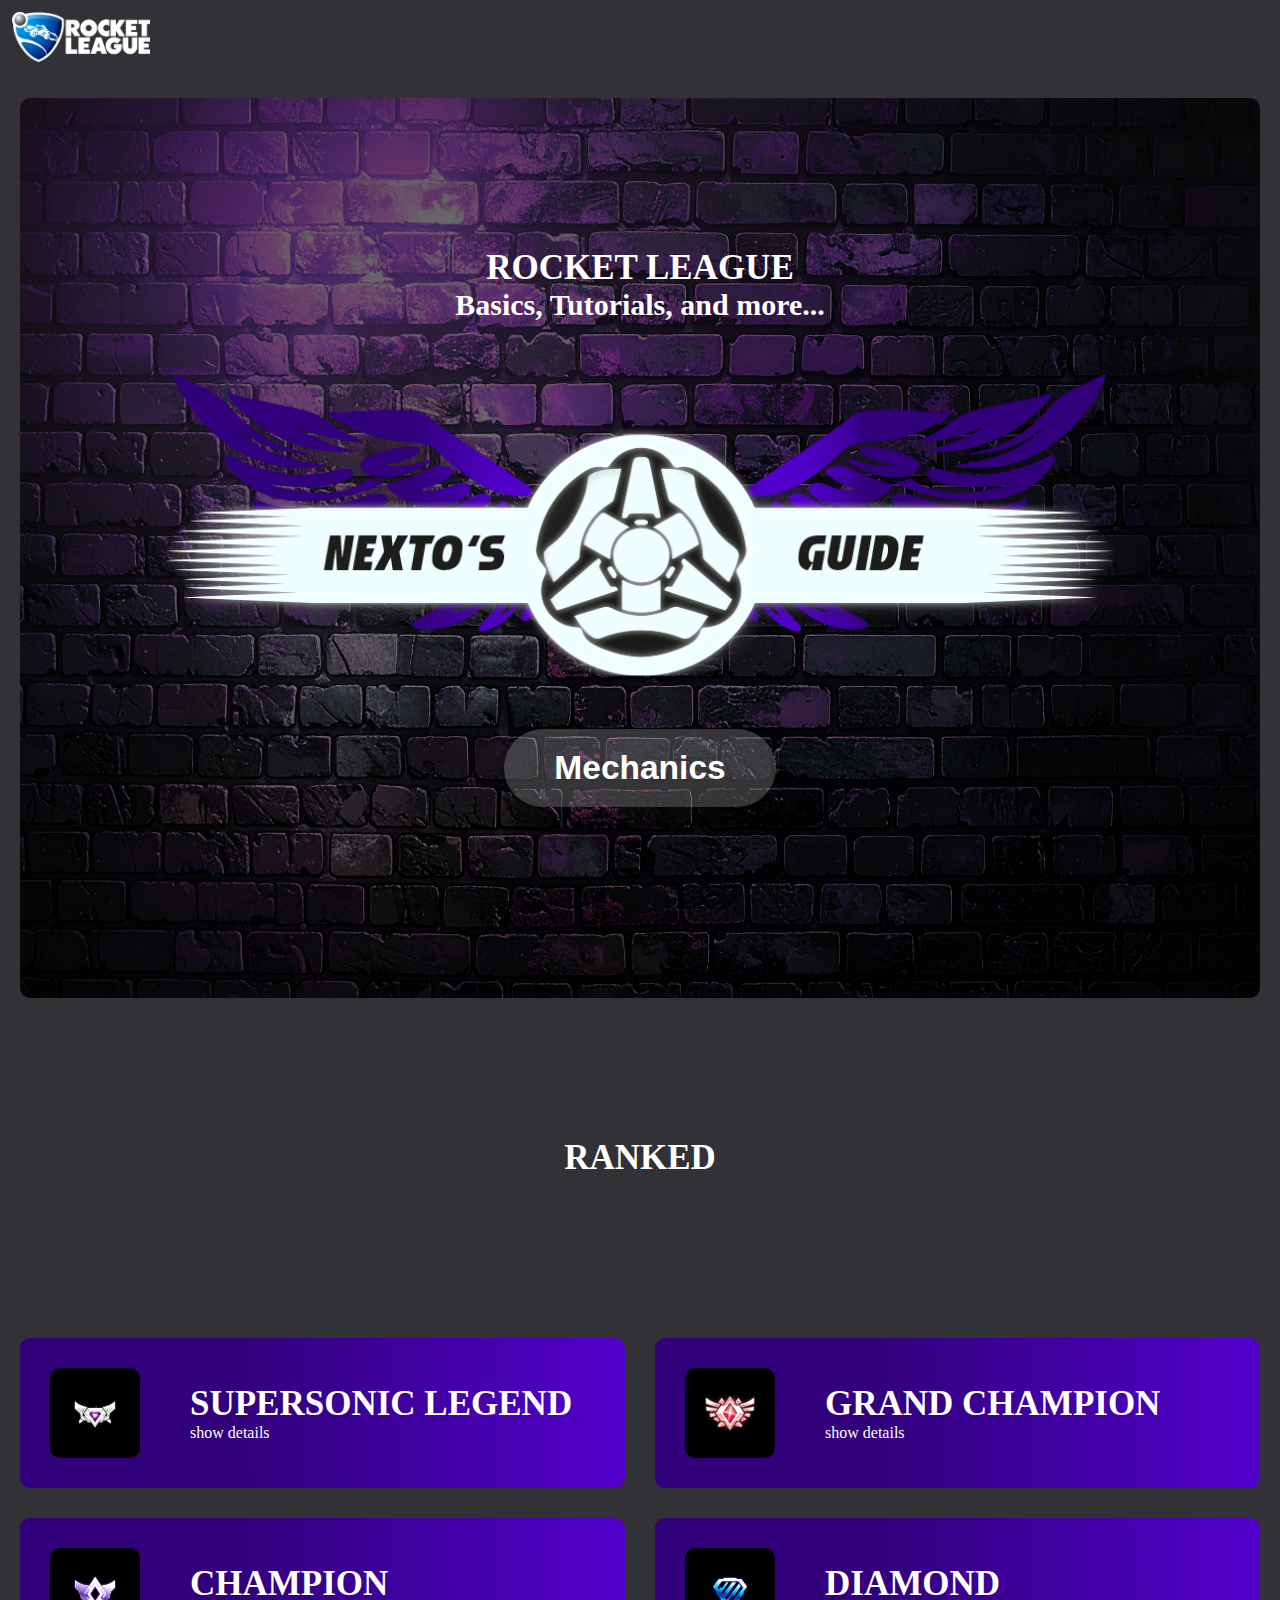
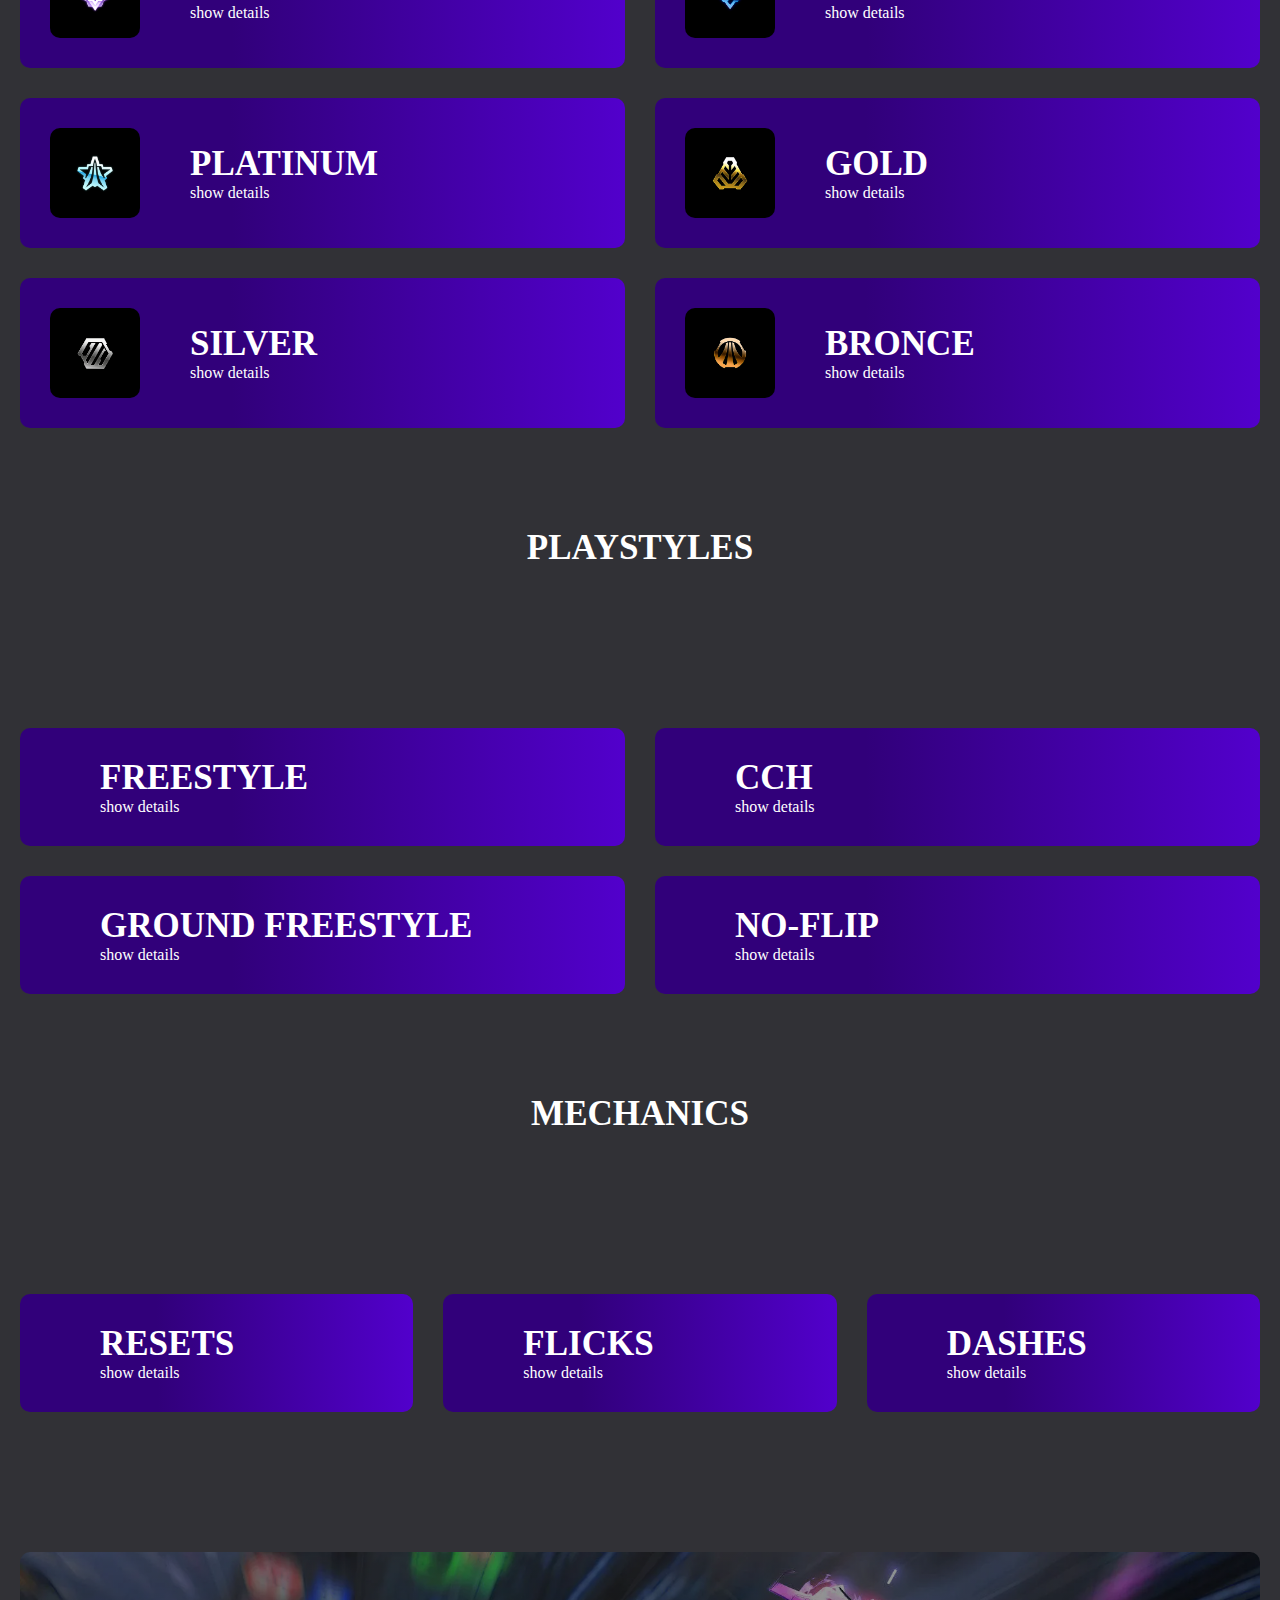
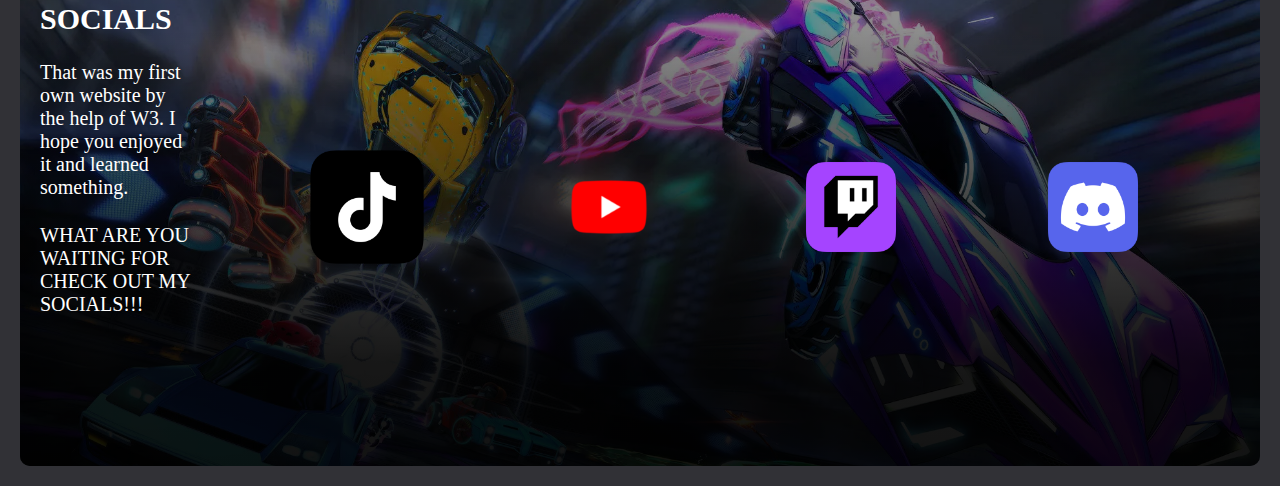
<file: index.html>
<!DOCTYPE html>
<html lang="en">

<head>
    <meta charset="UTF-8">
    <meta name="viewport" content="width=device-width, initial-scale=1.0">
    <title>Nexto's Rocket League Guide</title>
    <link href="styles.css" rel="stylesheet">
    <link rel="preconnect" href="https://fonts.googleapis.com">
    <link rel="preconnect" href="https://fonts.gstatic.com" crossorigin>
    <link
        href="https://fonts.googleapis.com/css2?family=Open+Sans:ital,wght@0,300..800;1,300..800&family=Sawarabi+Gothic&display=swap"
        rel="stylesheet">
</head>

<body>
    <header>
        <div class="header">
            <a href="./index.html" class="logo"><img src="imgs/rl logo.png"></a>
            <div class="header-right">
            </div>
        </div>
    </header>
    <div class="container-big">
        <div class="hero">
            <div class="hero-text">

                <div>
                    <h1>ROCKET LEAGUE </h1>
                    <h2>Basics, Tutorials, and more...</h2>
                </div>
                <img src="imgs/logo.png"/>

                <a class="hero-button" href="mechanics.html">
                    <button>
                        <h6 class="mechanics-button">Mechanics</h6>
                    </button>
                </a>
            </div>
        </div>
    </div>
    <div class="container">

        <div class="ranked">
            <h1>RANKED</h1>
        </div>
        <div class="card-grid">
            <div class="card-list">
                <a href="ssl.html" class="card">
                    <div class="card-img-wrapper">
                        <img src="imgs/ssl.png" />
                    </div>
                    <div class="text-wrapper">
                        <h1>SUPERSONIC LEGEND</h1>
                        <p>show details</p>
                    </div>
                </a>
                <a href="champ.html" class="card">
                    <div class="card-img-wrapper">
                        <img src="imgs/champ.png" />
                    </div>

                    <div class="text-wrapper">
                        <h1>CHAMPION</h1>
                        <p>show details</p>
                    </div>
                </a>
                <a href="plat.html" class="card">
                    <div class="card-img-wrapper">
                        <img src="imgs/plat.webp" />
                    </div>
                    <div class="text-wrapper">
                        <h1>PLATINUM</h1>
                        <p>show details</p>
                    </div>
                </a>
                <a href="silver.html" class="card">
                    <div class="card-img-wrapper">
                        <img src="imgs/silver.png" />
                    </div>
                    <div class="text-wrapper">
                        <h1>SILVER</h1>
                        <p>show details</p>
                    </div>
                </a>
            </div>
            <div class="card-list">
                <a href="gc.html" class="card">
                    <div class="card-img-wrapper">
                        <img src="imgs/gc.png" />
                    </div>
                    <div class="text-wrapper">
                        <h1>GRAND CHAMPION</h1>
                        <p>show details</p>
                    </div>
                </a>
                <a href="dia.html" class="card">
                    <div class="card-img-wrapper">
                        <img src="imgs/dia.png" />
                    </div>
                    <div class="text-wrapper">
                        <h1>DIAMOND</h1>
                        <p>show details</p>
                    </div>
                </a>
                <a href="gold.html" class="card">
                    <div class="card-img-wrapper">
                        <img src="imgs/gold.webp" />
                    </div>
                    <div class="text-wrapper">
                        <h1>GOLD</h1>
                        <p>show details</p>
                    </div>
                </a>
                <a href="bronce.html" class="card">
                    <div class="card-img-wrapper">
                        <img src="imgs/bronze.webp" />
                    </div>
                    <div class="text-wrapper">
                        <h1>BRONCE</h1>
                        <p>show details</p>
                    </div>
                </a>
            </div>
        </div>
        <div class="freestyle">
            <h1>PLAYSTYLES</h1>
        </div>
        <div class="freestyle-card-grind">
            <div class="freestyle-card-list">
                <a href="fs.html" class="freestyle-card">
                    <div class="freestyle-text-wrapper">
                        <h1>FREESTYLE</h1>
                        <p>show details</p>
                    </div>
                </a>
                <a href="groundfreestyle.html" class="freestyle-card">
                    <div class="freestyle-text-wrapper">
                        <h1>GROUND FREESTYLE</h1>
                        <p>show details</p>
                    </div>
                </a>
            </div>
            <div class="freestyle-card-list">
                <a href="cch.html" class="freestyle-card">
                    <div class="freestyle-text-wrapper">
                        <h1>CCH</h1>
                        <p>show details</p>
                    </div>
                </a>
                <a href="nf.html" class="freestyle-card">
                    <div class="freestyle-text-wrapper">
                        <h1>NO-FLIP</h1>
                        <p>show details</p>
                    </div>
                </a>
            </div>
        </div>
        <div class="freestyle">
            <h1>MECHANICS</h1>
        </div>
        <div class="freestyle-card-grind">
            <div class="freestyle-card-list">
                <a href="mechanics.html" class="mechanics-card">
                    <div class="freestyle-text-wrapper">
                        <h1>RESETS</h1>
                        <p>show details</p>
                    </div>
                </a>
            </div>
            <div class="freestyle-card-list">
                <a href="mechanics.html" class="mechanics-card">
                    <div class="freestyle-text-wrapper">
                        <h1>FLICKS</h1>
                        <p>show details</p>
                    </div>
                </a>
            </div>
            <div class="freestyle-card-list">
                <a href="mechanics.html" class="mechanics-card">
                    <div class="freestyle-text-wrapper">
                        <h1>DASHES</h1>
                        <p>show details</p>
                    </div>
                </a>
            </div>
        </div>

    </div>
    <div class="container-big">
        <footer class="footer-socials">
            <div class="footer-text">
                <h2>SOCIALS</h2>
                <p>That was my first own website by the help of W3. I hope you enjoyed it and learned
                    something.</p>
                <p> WHAT ARE YOU WAITING FOR CHECK OUT MY SOCIALS!!!</p>
            </div>
            <div class="social-links">
                <div><a href="https://www.tiktok.com/@nexto.rl?_t=ZN-8xh52O5BSB4&_r=1"><img
                            src="imgs/TikTok.webp" /></a>
                </div>
                <div><a href="https://youtube.com/@nexto-rl"><img src="imgs/YouTube.webp" /></a></div>
                <div><a href="https://www.twitch.tv/rlnexto"><img src="imgs/Twitch.webp" /></a></div>
                <div><a href="https://discord.gg/4YfExHSh"><img src="imgs/Discord.webp" /></a></div>
            </div>
        </footer>
    </div>
</body>

</html>
</file>
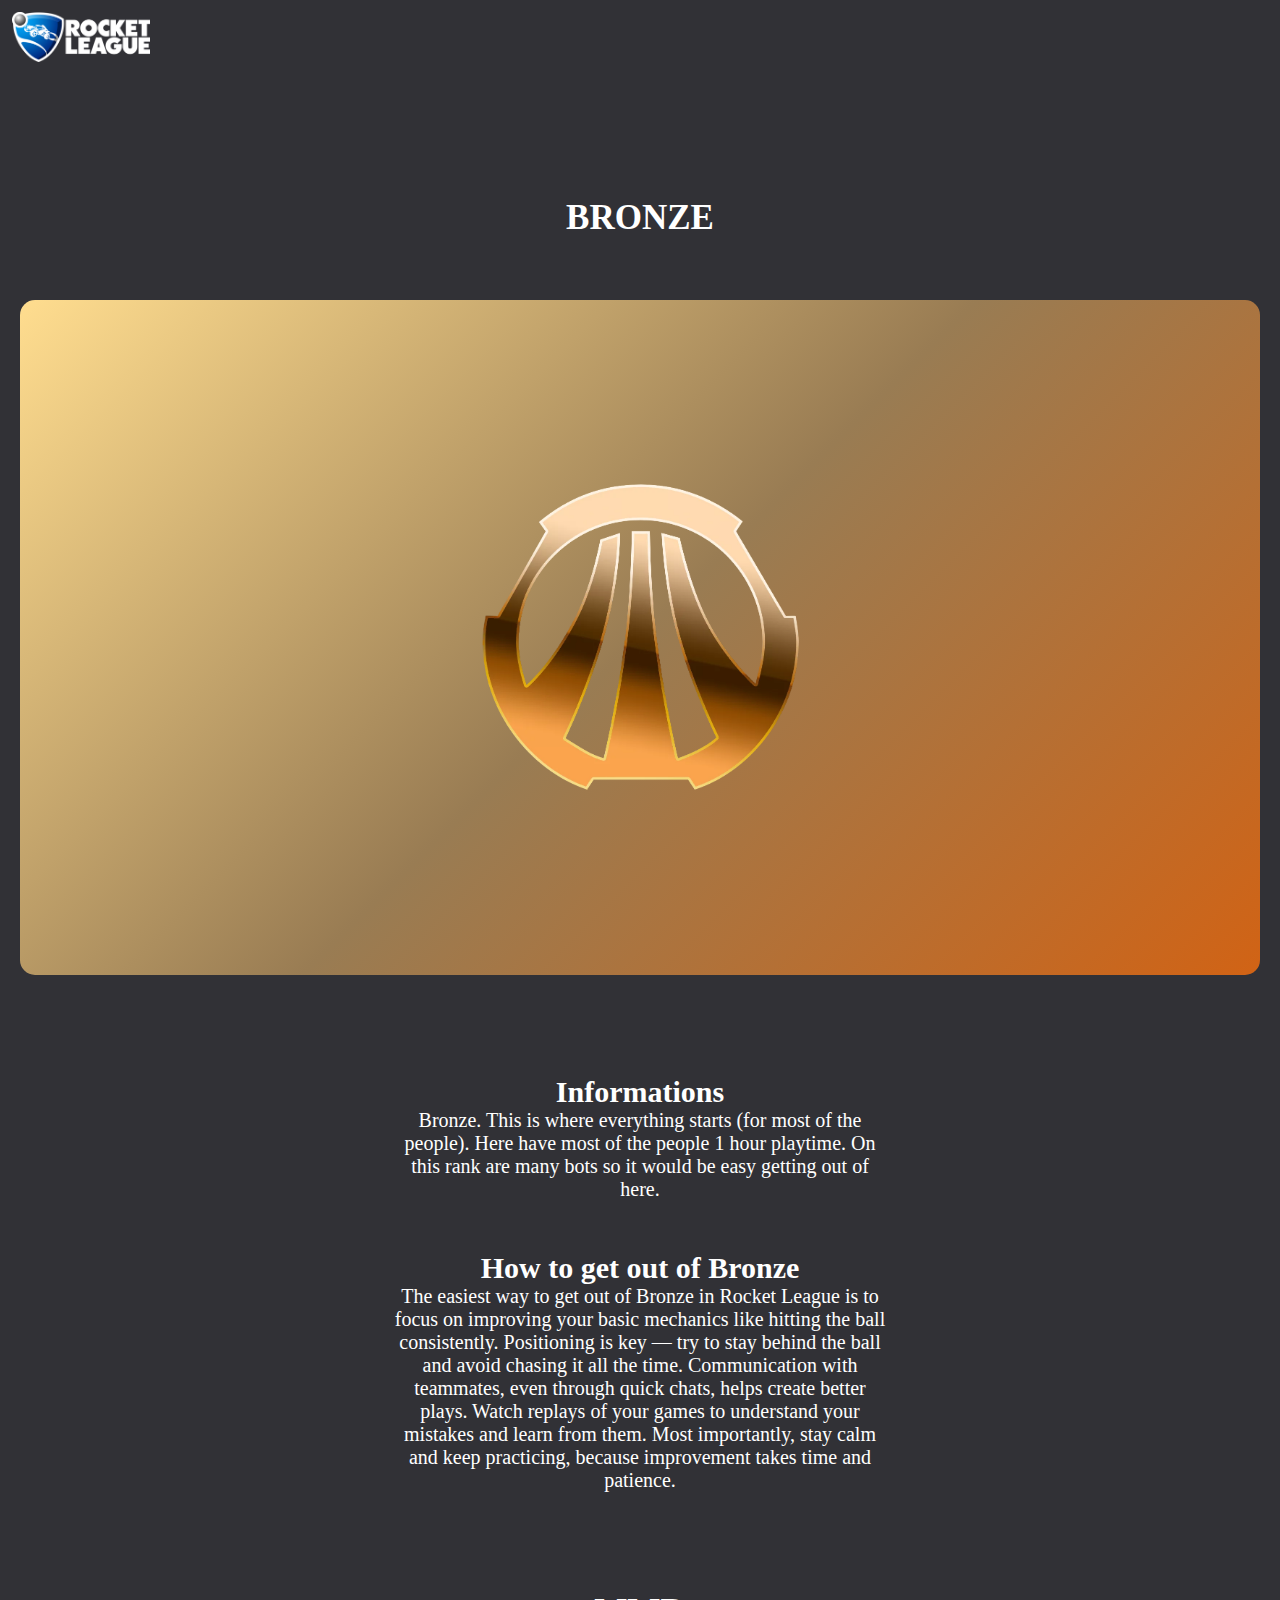
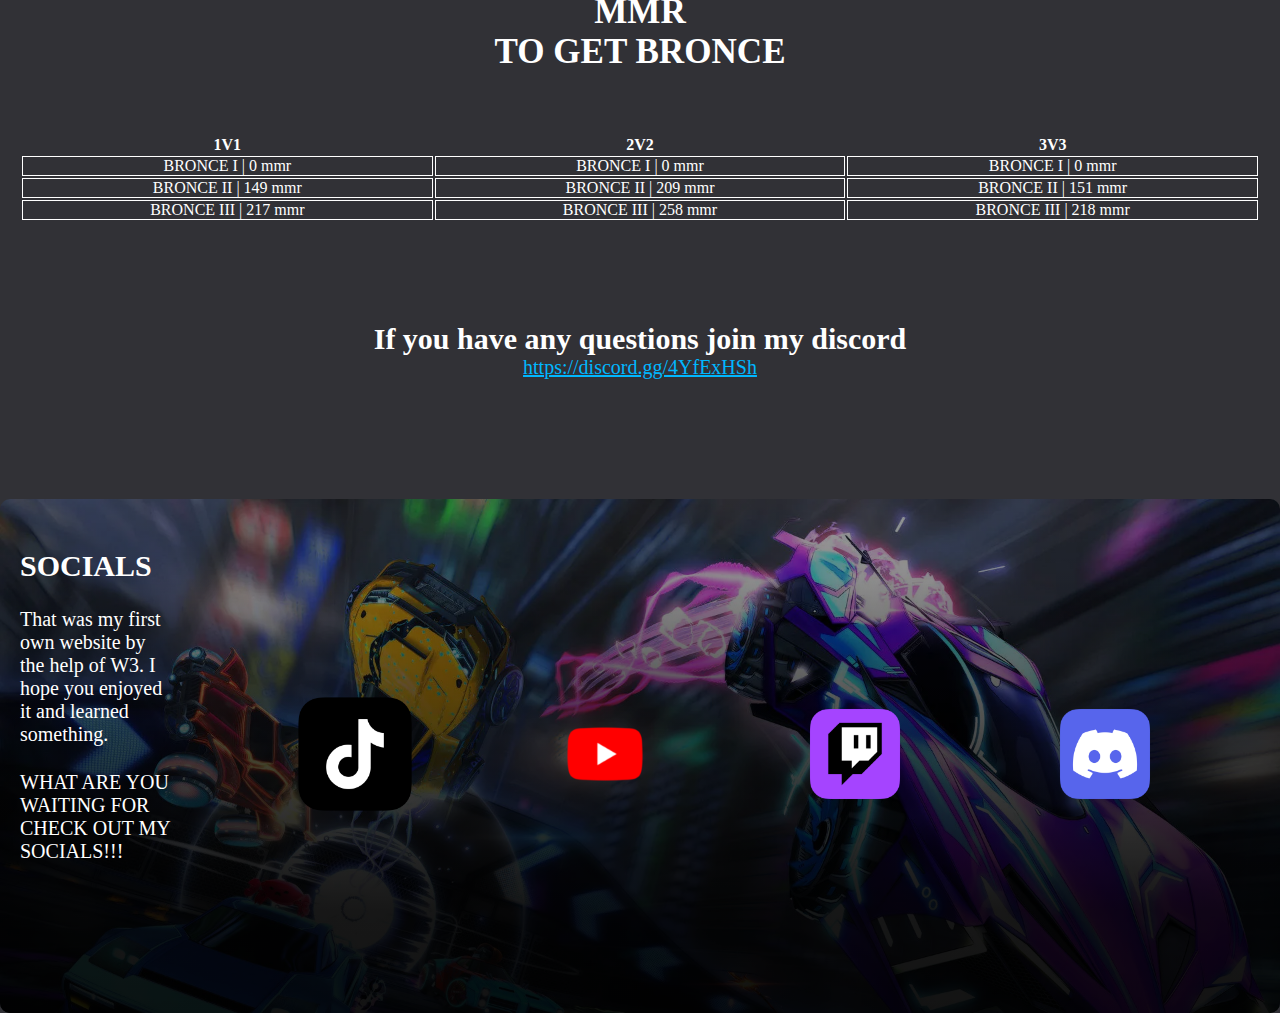
<file: Bronce.html>
<!DOCTYPE html>
<html lang="en">

<head>
    <meta charset="UTF-8">
    <meta name="viewport" content="width=device-width, initial-scale=1.0">
    <title>Bronze</title>
    <link href="styles.css" rel="stylesheet">
</head>

<body>
    <div class="header">
        <a href="./index.html" class="logo"><img src="imgs/rl logo.png"></a>
        <div class="header-right">
            
        </div>
    </div>
    <div class="container">
        <div class="rank-header">
            <h1>BRONZE</h1>
        </div>
        <div class="hero-gradient8">
            <img src="imgs/bronze.webp">
        </div>
        <div class="ssl-info">
            <h2>Informations</h2>
            <p>Bronze. This is where everything starts (for most of the people). Here have most of the people 1 hour
                playtime.
                On this rank are many bots so it would be easy getting out of here.
            <h2>How to get out of Bronze</h2>
            <p>The easiest way to get out of Bronze in Rocket League is to focus on improving your basic mechanics like
                hitting the ball consistently. Positioning is key — try to stay behind the ball and avoid chasing it all
                the time. Communication with teammates, even through quick chats, helps create better plays. Watch
                replays of your games to understand your mistakes and learn from them. Most importantly, stay calm and
                keep practicing, because improvement takes time and patience.
            </p>
            </p>
        </div>
        <div class="rank-header">
            <h3>MMR</h3>
            <h3>TO GET BRONCE</h3>
        </div>
        <table>
            <tr>
                <th>1V1</th>
                <th>2V2</th>
                <th>3V3</th>
            </tr>
            <tr>
                <td>BRONCE I | 0 mmr</td>
                <td>BRONCE I | 0 mmr</td>
                <td>BRONCE I | 0 mmr</td>
            </tr>
            <tr>
                <td>BRONCE II | 149 mmr</td>
                <td>BRONCE II | 209 mmr</td>
                <td>BRONCE II | 151 mmr</td>
            </tr>
            <tr>
                <td>BRONCE III | 217 mmr</td>
                <td>BRONCE III | 258 mmr</td>
                <td>BRONCE III | 218 mmr</td>
            </tr>

        </table>
        <div class="discord">
            <h2>If you have any questions join my discord</h2>
            <a href="https://discord.gg/4YfExHSh">https://discord.gg/4YfExHSh</a>
        </div>
    </div>
    <footer class="footer-socials">
        <div class="footer-text">
            <h2>SOCIALS</h2>
            <p>That was my first own website by the help of W3. I hope you enjoyed it and learned
                something.</p>
            <p> WHAT ARE YOU WAITING FOR CHECK OUT MY SOCIALS!!!</p>
        </div>
        <div class="social-links">
            <div><a href="https://www.tiktok.com/@nexto.rl?_t=ZN-8xh52O5BSB4&_r=1"><img src="imgs/TikTok.webp" /></a>
            </div>
            <div><a href="https://youtube.com/@nexto-rl"><img src="imgs/YouTube.webp" /></a></div>
            <div><a href="https://www.twitch.tv/rlnexto"><img src="imgs/Twitch.webp" /></a></div>
            <div><a href="https://discord.gg/4YfExHSh"><img src="imgs/Discord.webp" /></a></div>
        </div>
    </footer>
</body>
</file>
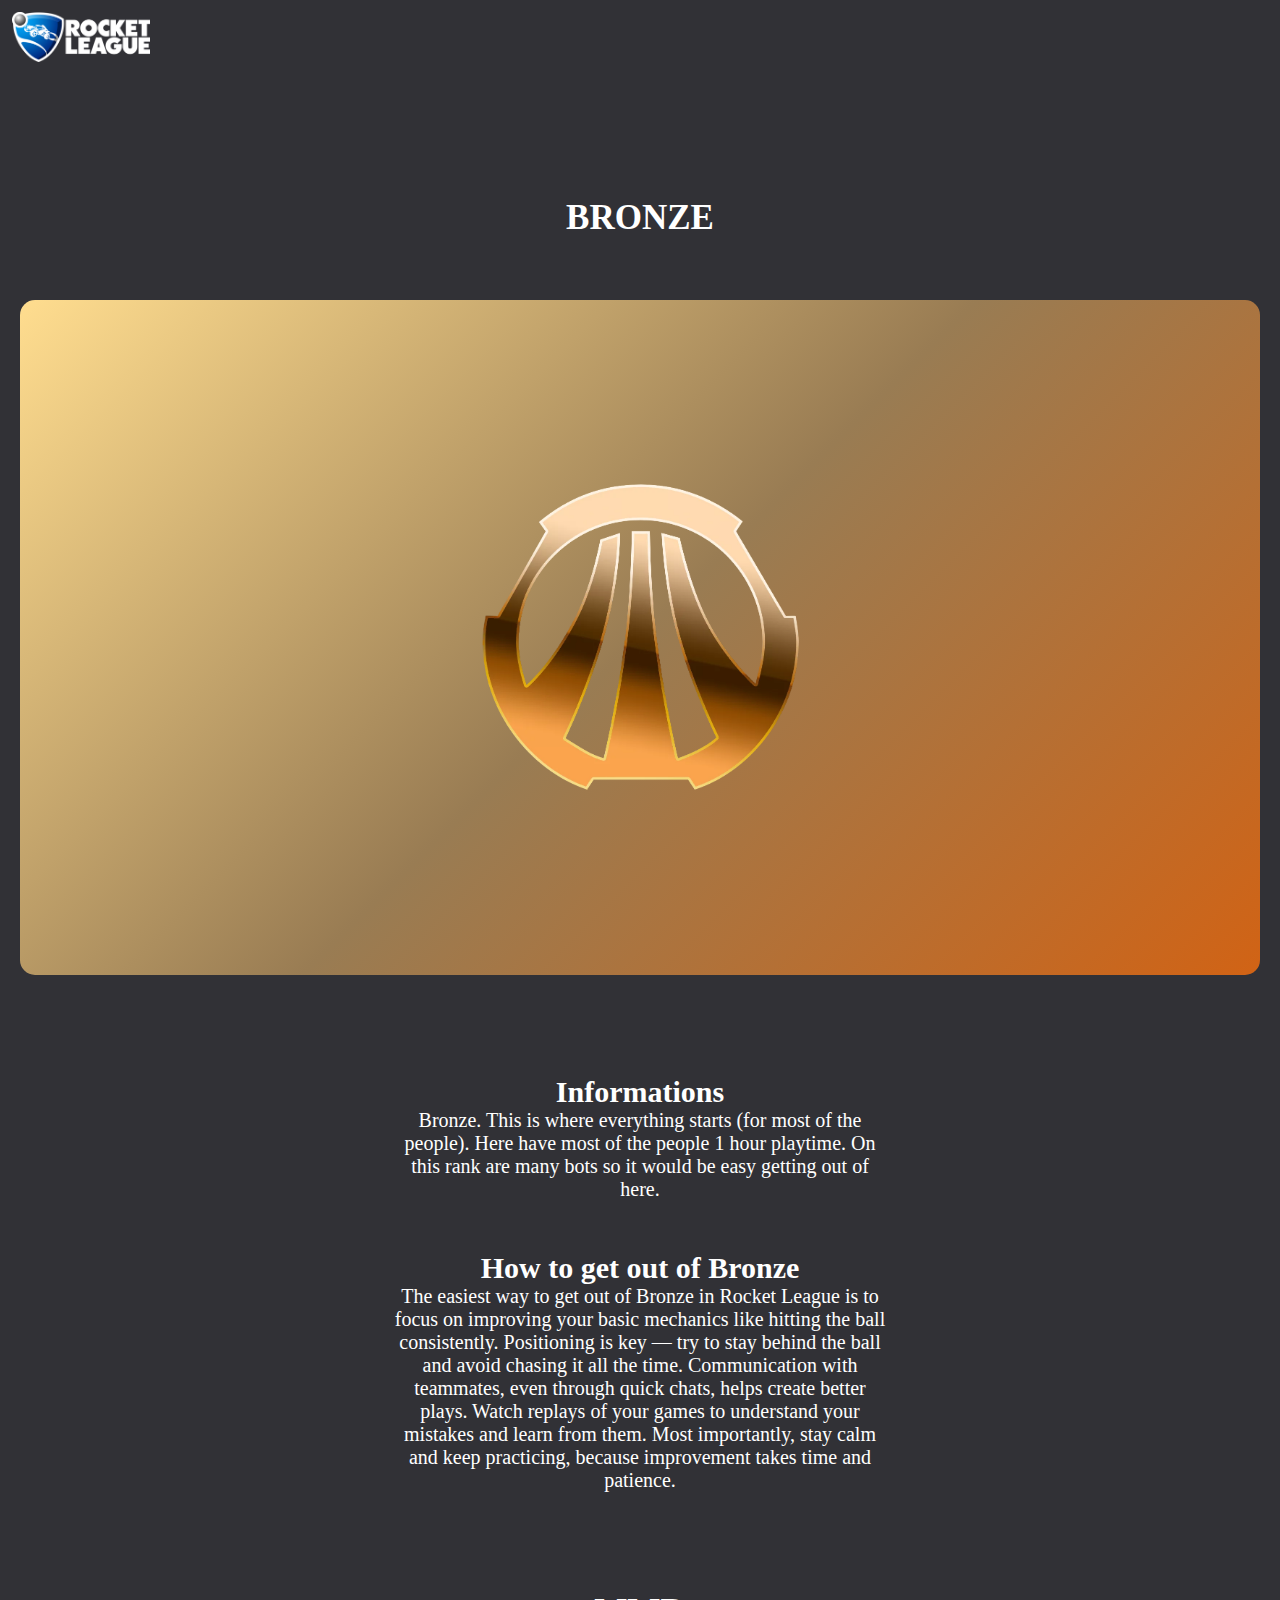
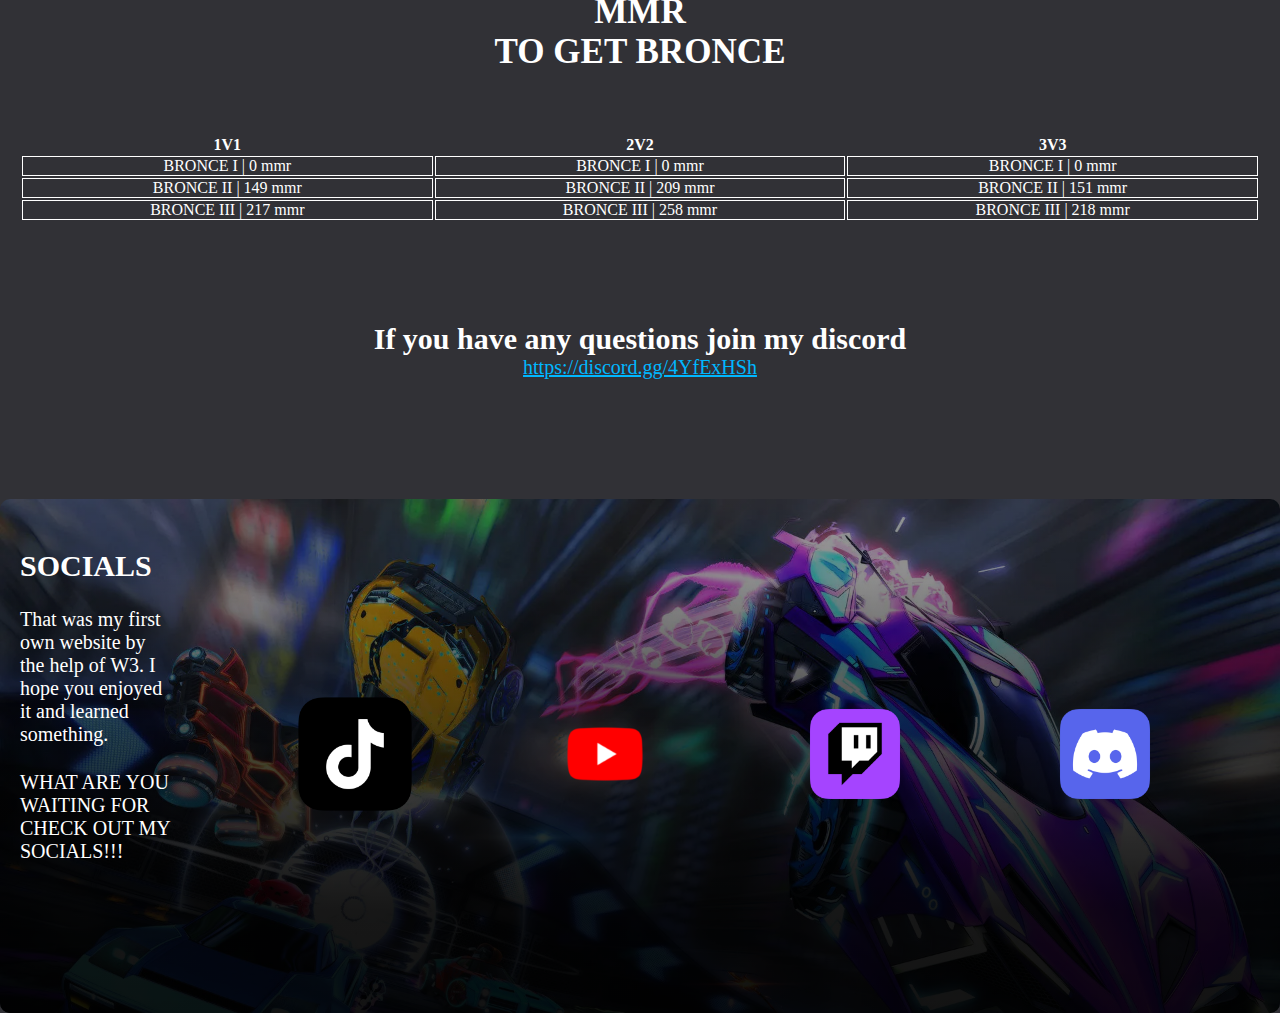
<file: bronce.html>
<!DOCTYPE html>
<html lang="en">

<head>
    <meta charset="UTF-8">
    <meta name="viewport" content="width=device-width, initial-scale=1.0">
    <title>Bronze</title>
    <link href="styles.css" rel="stylesheet">
</head>

<body>
    <div class="header">
        <a href="./index.html" class="logo"><img src="imgs/rl logo.png"></a>
        <div class="header-right">
            
        </div>
    </div>
    <div class="container">
        <div class="rank-header">
            <h1>BRONZE</h1>
        </div>
        <div class="hero-gradient8">
            <img src="imgs/bronze.webp">
        </div>
        <div class="ssl-info">
            <h2>Informations</h2>
            <p>Bronze. This is where everything starts (for most of the people). Here have most of the people 1 hour
                playtime.
                On this rank are many bots so it would be easy getting out of here.
            <h2>How to get out of Bronze</h2>
            <p>The easiest way to get out of Bronze in Rocket League is to focus on improving your basic mechanics like
                hitting the ball consistently. Positioning is key — try to stay behind the ball and avoid chasing it all
                the time. Communication with teammates, even through quick chats, helps create better plays. Watch
                replays of your games to understand your mistakes and learn from them. Most importantly, stay calm and
                keep practicing, because improvement takes time and patience.
            </p>
            </p>
        </div>
        <div class="rank-header">
            <h3>MMR</h3>
            <h3>TO GET BRONCE</h3>
        </div>
        <table>
            <tr>
                <th>1V1</th>
                <th>2V2</th>
                <th>3V3</th>
            </tr>
            <tr>
                <td>BRONCE I | 0 mmr</td>
                <td>BRONCE I | 0 mmr</td>
                <td>BRONCE I | 0 mmr</td>
            </tr>
            <tr>
                <td>BRONCE II | 149 mmr</td>
                <td>BRONCE II | 209 mmr</td>
                <td>BRONCE II | 151 mmr</td>
            </tr>
            <tr>
                <td>BRONCE III | 217 mmr</td>
                <td>BRONCE III | 258 mmr</td>
                <td>BRONCE III | 218 mmr</td>
            </tr>

        </table>
        <div class="discord">
            <h2>If you have any questions join my discord</h2>
            <a href="https://discord.gg/4YfExHSh">https://discord.gg/4YfExHSh</a>
        </div>
    </div>
    <footer class="footer-socials">
        <div class="footer-text">
            <h2>SOCIALS</h2>
            <p>That was my first own website by the help of W3. I hope you enjoyed it and learned
                something.</p>
            <p> WHAT ARE YOU WAITING FOR CHECK OUT MY SOCIALS!!!</p>
        </div>
        <div class="social-links">
            <div><a href="https://www.tiktok.com/@nexto.rl?_t=ZN-8xh52O5BSB4&_r=1"><img src="imgs/TikTok.webp" /></a>
            </div>
            <div><a href="https://youtube.com/@nexto-rl"><img src="imgs/YouTube.webp" /></a></div>
            <div><a href="https://www.twitch.tv/rlnexto"><img src="imgs/Twitch.webp" /></a></div>
            <div><a href="https://discord.gg/4YfExHSh"><img src="imgs/Discord.webp" /></a></div>
        </div>
    </footer>
</body>
</file>
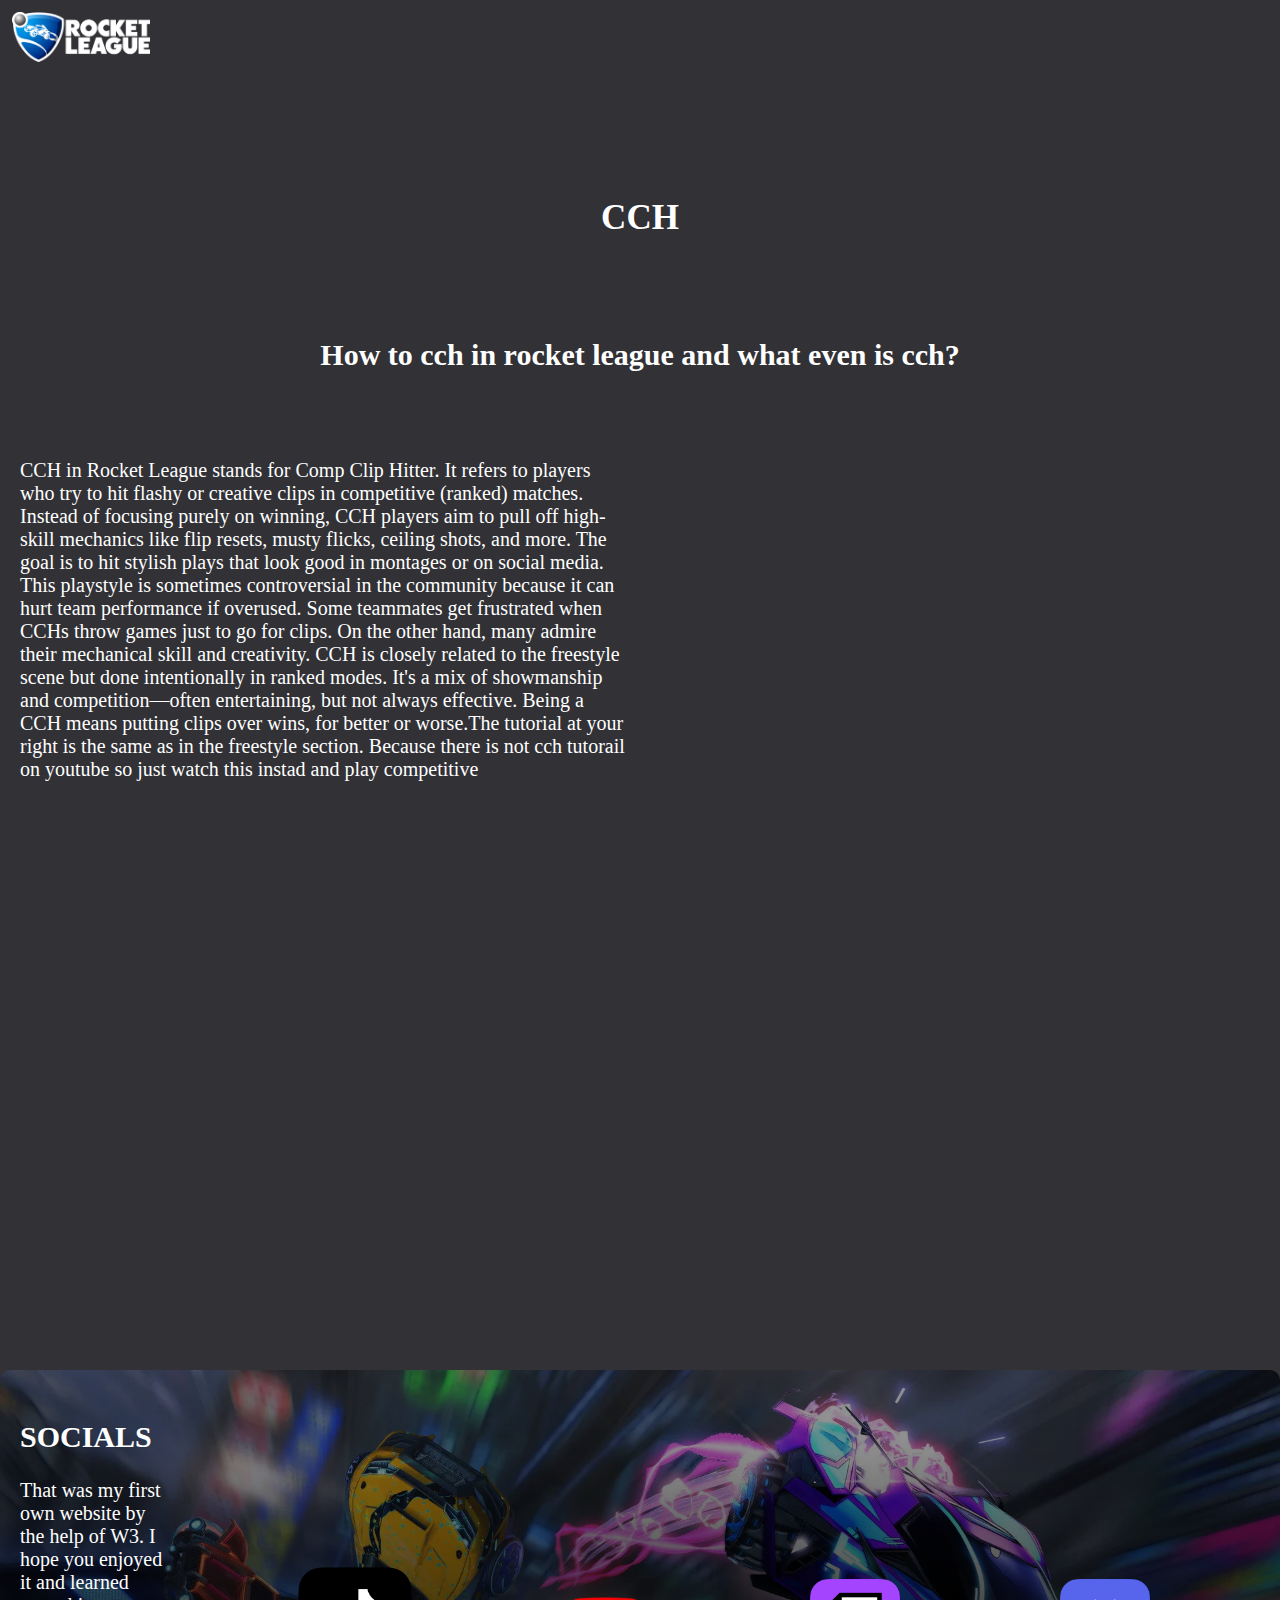
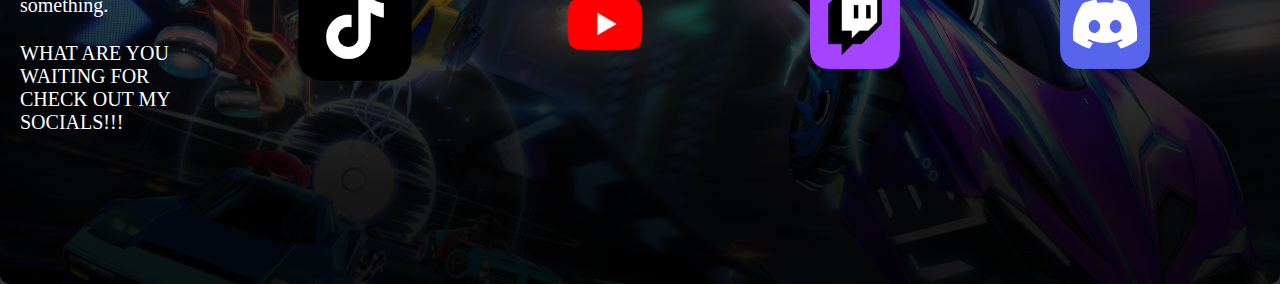
<file: cch.html>
<!DOCTYPE html>
<html lang="en">

<head>
    <meta charset="UTF-8">
    <meta name="viewport" content="width=device-width, initial-scale=1.0">
    <title>CCH</title>
    <link href="styles.css" rel="stylesheet">
</head>

<body>
    <div class="header">
        <a href="./index.html" class="logo"><img src="imgs/rl logo.png"></a>
        <div class="header-right">
            
        </div>
    </div>
    <div class="container">
        <div class="playstyle-header">
            <h1>CCH</h1>
            <div class="playstyle-header2">
                <h2>How to cch in rocket league and what even is cch?</h2>

            </div>
            <div class="playstyle-info">
                <div class="content-split">
                    <div class="content-split-text">
                        <p>CCH in Rocket League stands for Comp Clip Hitter. It refers to players who try to hit flashy
                            or creative clips in competitive (ranked) matches. Instead of focusing purely on winning,
                            CCH players aim to pull off high-skill mechanics like flip resets, musty flicks, ceiling
                            shots, and more. The goal is to hit stylish plays that look good in montages or on social
                            media. This playstyle is sometimes controversial in the community because it can hurt team
                            performance if overused. Some teammates get frustrated when CCHs throw games just to go for
                            clips. On the other hand, many admire their mechanical skill and creativity. CCH is closely
                            related to the freestyle scene but done intentionally in ranked modes. It's a mix of
                            showmanship and competition—often entertaining, but not always effective. Being a CCH means
                            putting clips over wins, for better or worse.The tutorial at your right is the same as in
                            the freestyle section. Because there is not cch tutorail on youtube so just watch this
                            instad and play competitive


                        </p>
                    </div>
                    <div class="content-split-video">
                        <iframe src="https://www.youtube.com/embed/vJjG2bat7xA?si=eZj9EsRw1gLajemu"
                            title="YouTube video player" frameborder="0"
                            allow="accelerometer; autoplay; clipboard-write; encrypted-media; gyroscope; picture-in-picture; web-share"
                            referrerpolicy="strict-origin-when-cross-origin" allowfullscreen></iframe>

                    </div>
                </div>
                <div class="content-split">
                    <div class="content-split-video">
                        <iframe src="https://www.youtube.com/embed/sdBcMoi7vHQ?si=tOi8wP_JzBo6fK0a"
                            title="YouTube video player" frameborder="0"
                            allow="accelerometer; autoplay; clipboard-write; encrypted-media; gyroscope; picture-in-picture; web-share"
                            referrerpolicy="strict-origin-when-cross-origin" allowfullscreen></iframe>
                    </div>
                    <div class="content-split-video">


                        <iframe src="https://www.youtube.com/embed/mP0c4awQbYQ?si=z3c9M08UKfeqjrmb"
                            title="YouTube video player" frameborder="0"
                            allow="accelerometer; autoplay; clipboard-write; encrypted-media; gyroscope; picture-in-picture; web-share"
                            referrerpolicy="strict-origin-when-cross-origin" allowfullscreen></iframe>
                    </div>
                </div>
            </div>
        </div>
    </div>
    <footer class="footer-socials">
        <div class="footer-text">
            <h2>SOCIALS</h2>
            <p>That was my first own website by the help of W3. I hope you enjoyed it and learned
                something.</p>
            <p> WHAT ARE YOU WAITING FOR CHECK OUT MY SOCIALS!!!</p>
        </div>
        <div class="social-links">
            <div><a href="https://www.tiktok.com/@nexto.rl?_t=ZN-8xh52O5BSB4&_r=1"><img
                        src="imgs/TikTok.webp" /></a>
            </div>
            <div><a href="https://youtube.com/@nexto-rl"><img src="imgs/YouTube.webp" /></a></div>
            <div><a href="https://www.twitch.tv/rlnexto"><img src="imgs/Twitch.webp" /></a></div>
            <div><a href="https://discord.gg/4YfExHSh"><img src="imgs/Discord.webp" /></a></div>
        </div>
    </footer>
</body>

</html>
</file>
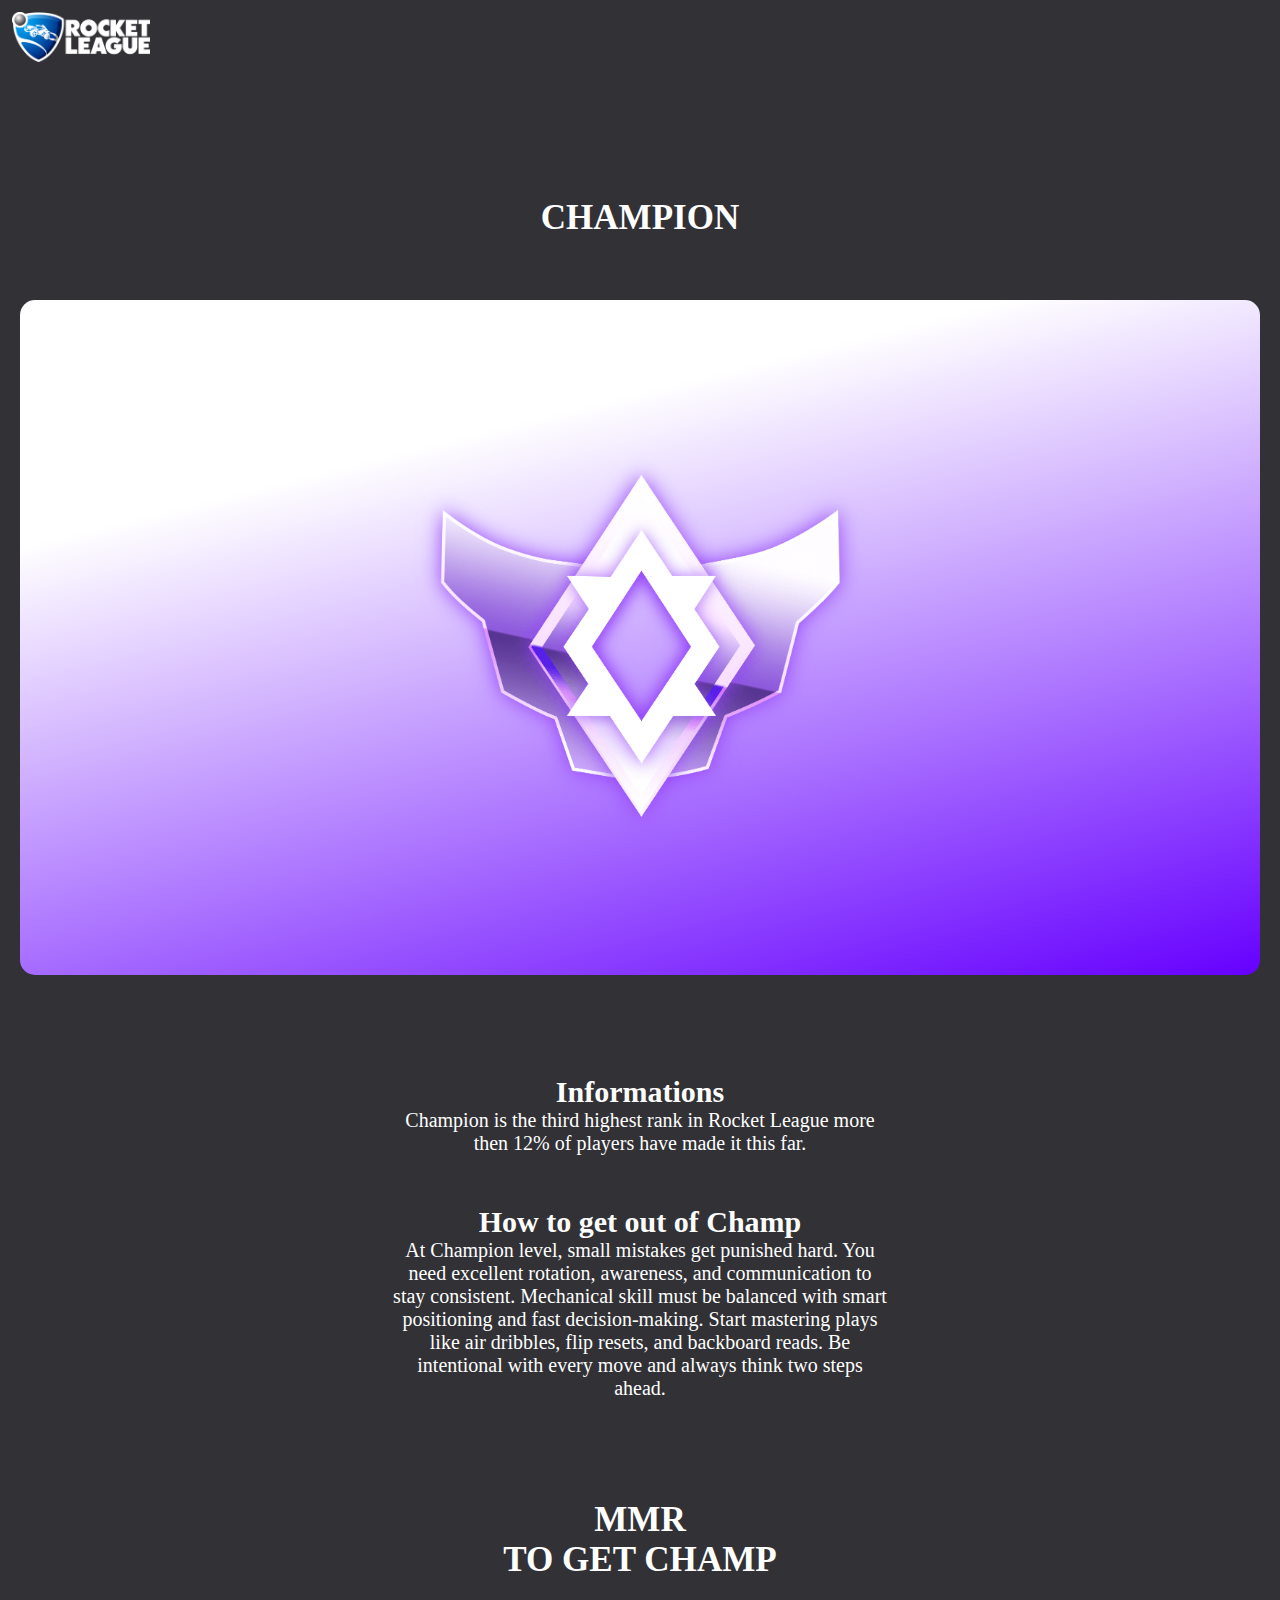
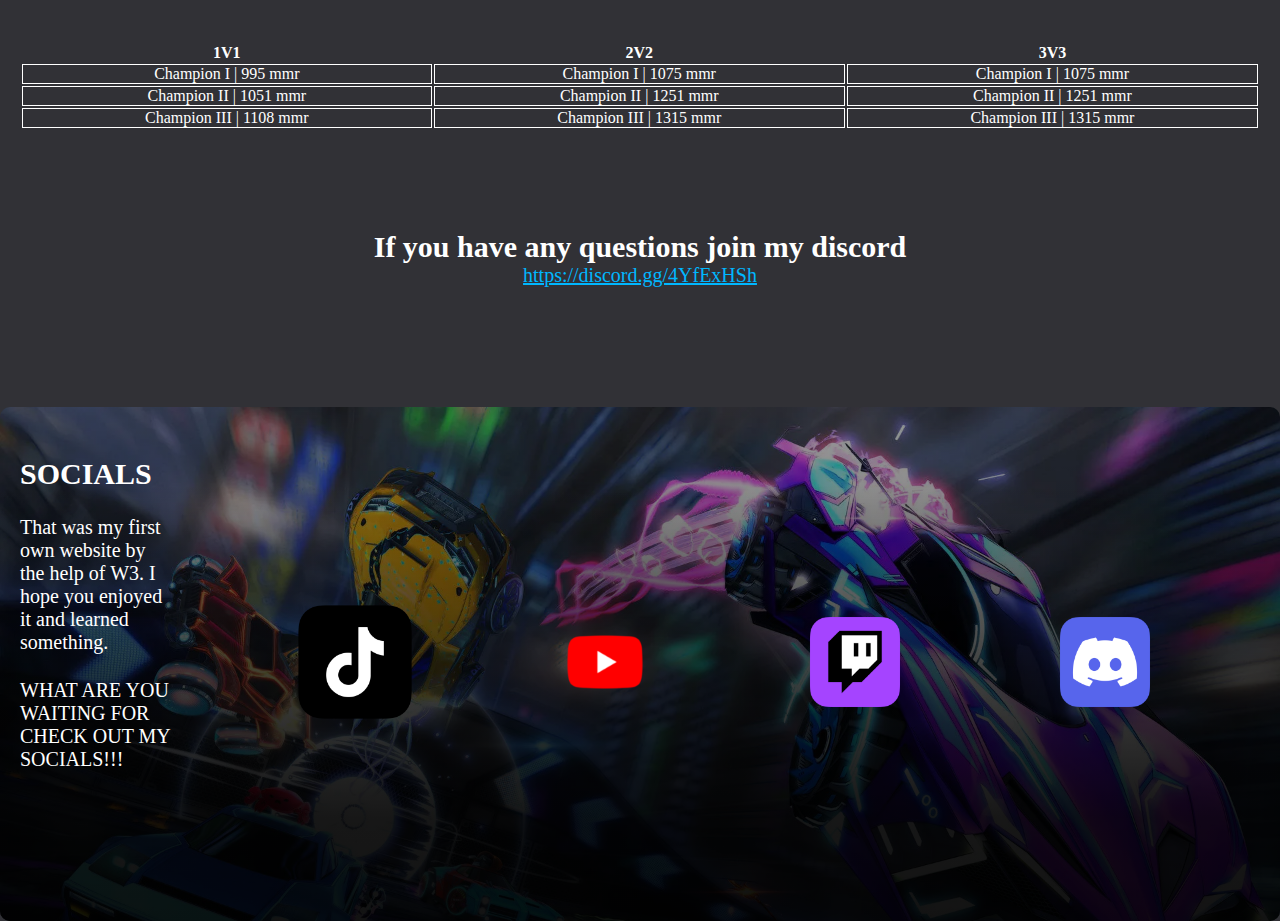
<file: champ.html>
<!DOCTYPE html>
<html lang="en">

<head>
    <meta charset="UTF-8">
    <meta name="viewport" content="width=device-width, initial-scale=1.0">
    <title>Champion</title>
    <link href="styles.css" rel="stylesheet">
</head>

<body>
    <div class="header">
        <a href="./index.html" class="logo"><img src="imgs/rl logo.png"></a>
        <div class="header-right">
            
        </div>
    </div>
    <div class="container">
        <div class="rank-header">
            <h1>CHAMPION</h1>
        </div>
        <div class="hero-gradient3">
            <img src="imgs/champ.png">
        </div>
        <div class="ssl-info">
            <h2>Informations</h2>
            <p>Champion is the third highest rank in Rocket League more then 12% of players have made it this far.
            </p>
            <h2>How to get out of Champ</h2>
            <p>At Champion level, small mistakes get punished hard. You need excellent rotation, awareness, and
                communication to stay consistent. Mechanical skill must be balanced with smart positioning and fast
                decision-making. Start mastering plays like air dribbles, flip resets, and backboard reads. Be
                intentional with every move and always think two steps ahead.</p>
        </div>
        <div class="rank-header">
            <h3>MMR</h3>
            <h3>TO GET CHAMP</h3>
        </div>
        <table>
            <tr>
                <th>1V1</th>
                <th>2V2</th>
                <th>3V3</th>
            </tr>
            <tr>
                <td>Champion I | 995 mmr</td>
                <td>Champion I | 1075 mmr</td>
                <td>Champion I | 1075 mmr</td>
            </tr>
            <tr>
                <td>Champion II | 1051 mmr</td>
                <td>Champion II | 1251 mmr</td>
                <td>Champion II | 1251 mmr</td>
            </tr>
            <tr>
                <td>Champion III | 1108 mmr</td>
                <td>Champion III | 1315 mmr</td>
                <td>Champion III | 1315 mmr</td>
            </tr>

        </table>
        <div class="discord">
            <h2>If you have any questions join my discord</h2>
            <a href="https://discord.gg/4YfExHSh">https://discord.gg/4YfExHSh</a>
        </div>
    </div>
    <footer class="footer-socials">
        <div class="footer-text">
            <h2>SOCIALS</h2>
            <p>That was my first own website by the help of W3. I hope you enjoyed it and learned
                something.</p>
            <p> WHAT ARE YOU WAITING FOR CHECK OUT MY SOCIALS!!!</p>
        </div>
        <div class="social-links">
            <div><a href="https://www.tiktok.com/@nexto.rl?_t=ZN-8xh52O5BSB4&_r=1"><img src="imgs/TikTok.webp" /></a>
            </div>
            <div><a href="https://youtube.com/@nexto-rl"><img src="imgs/YouTube.webp" /></a></div>
            <div><a href="https://www.twitch.tv/rlnexto"><img src="imgs/Twitch.webp" /></a></div>
            <div><a href="https://discord.gg/4YfExHSh"><img src="imgs/Discord.webp" /></a></div>
        </div>
    </footer>
</body>
</file>
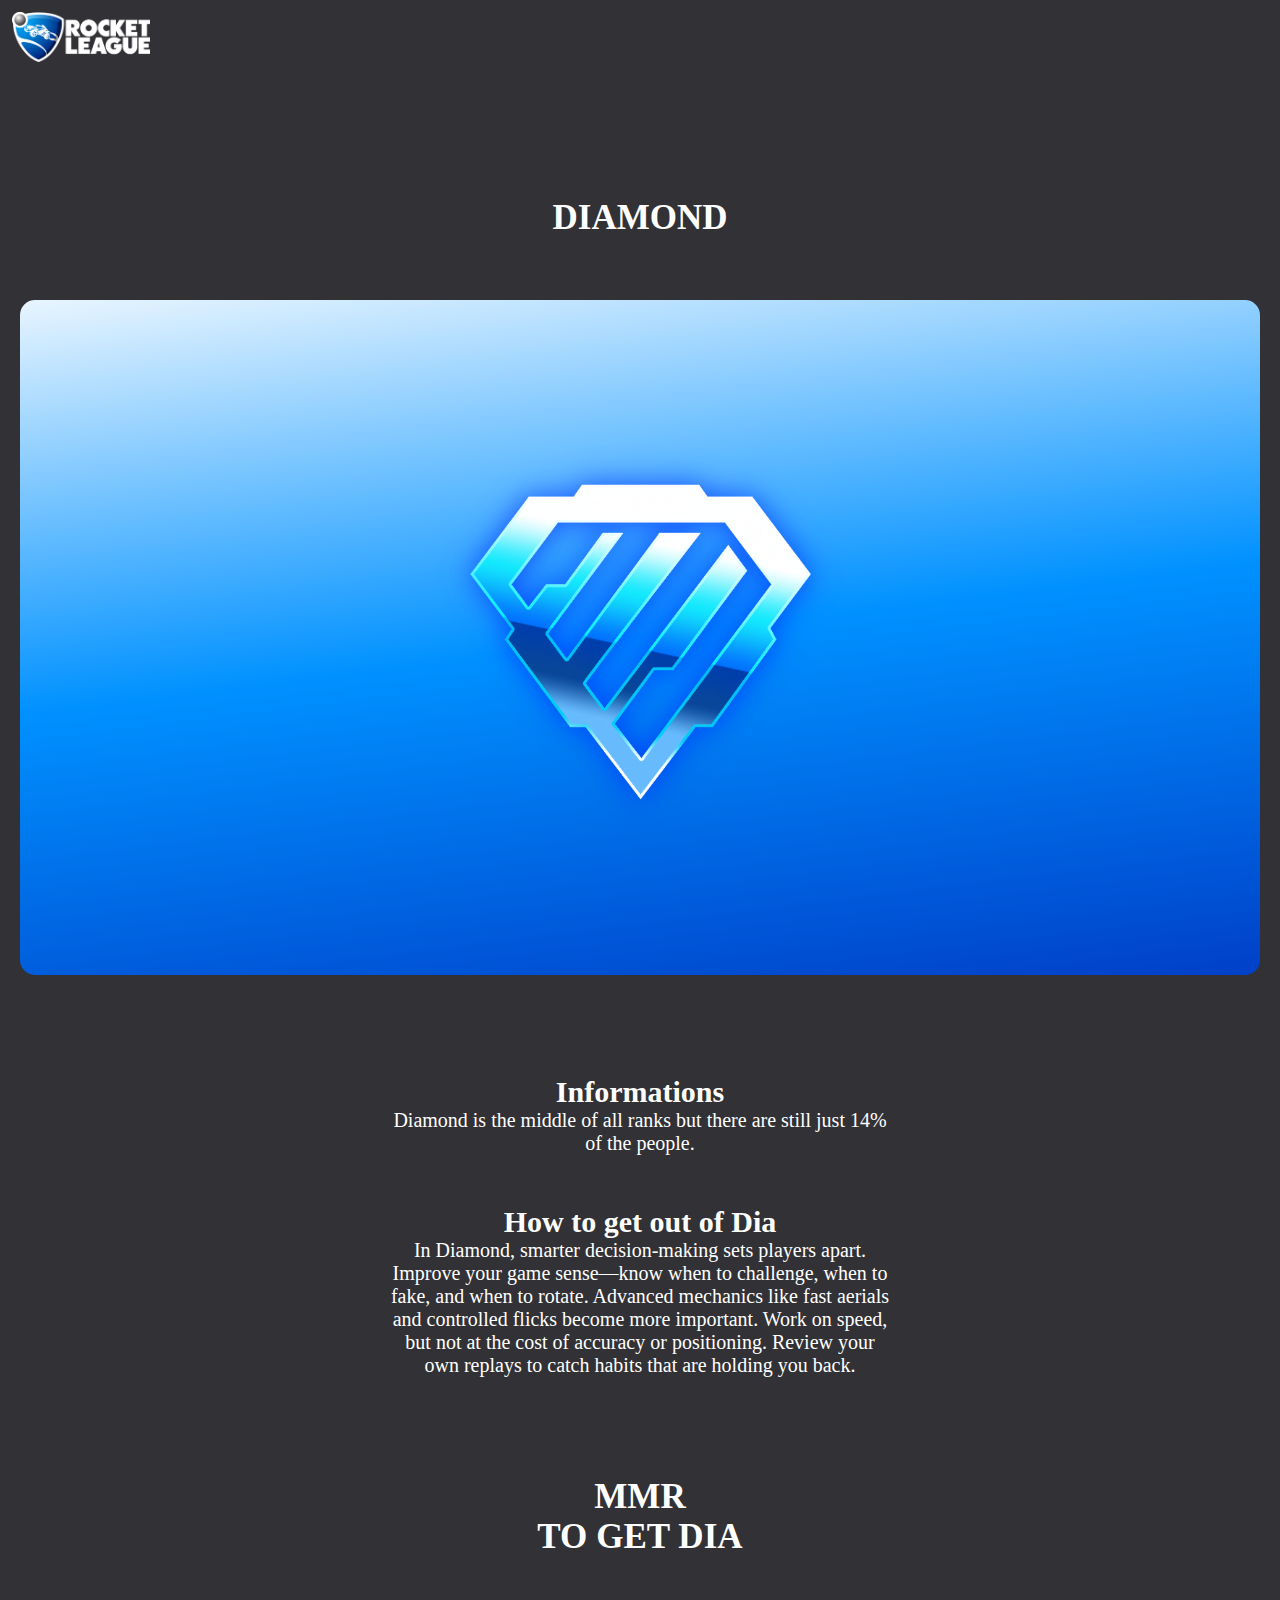
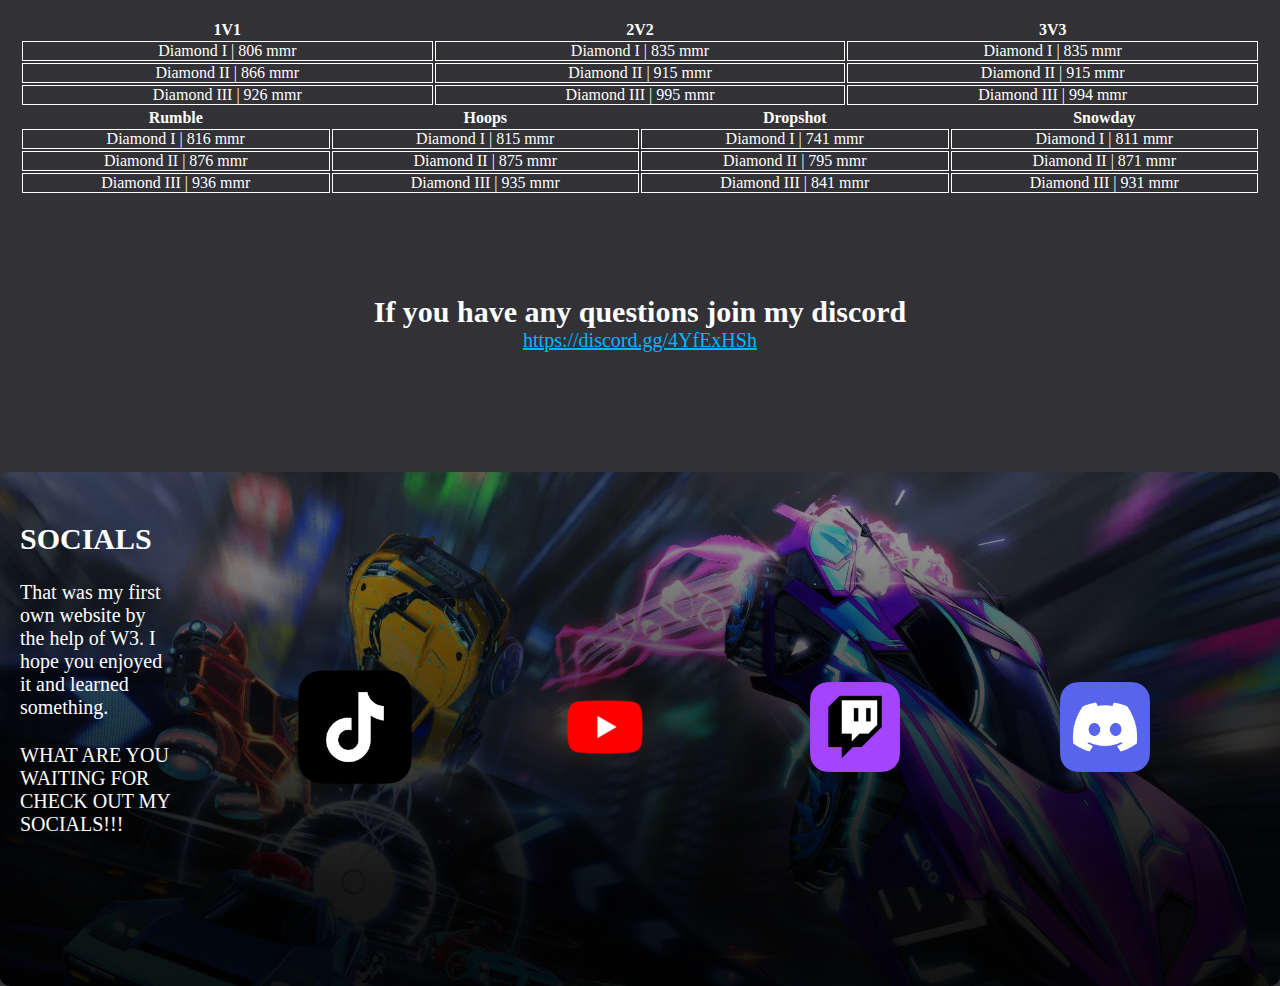
<file: dia.html>
<!DOCTYPE html>
<html lang="en">

<head>
    <meta charset="UTF-8">
    <meta name="viewport" content="width=device-width, initial-scale=1.0">
    <title>Diamond</title>
    <link href="styles.css" rel="stylesheet">
</head>

<body>
    <div class="header">
        <a href="./index.html" class="logo"><img src="imgs/rl logo.png"></a>
        <div class="header-right">
            
        </div>
    </div>
    <div class="container">
        <div class="rank-header">
            <h1>DIAMOND</h1>
        </div>
        <div class="hero-gradient4">
            <img src="imgs/dia.png">
        </div>
        <div class="ssl-info">
            <h2>Informations</h2>
            <p>Diamond is the middle of all ranks but there are still just 14% of the people.
            <h2>How to get out of Dia</h2>
            <p>In Diamond, smarter decision-making sets players apart. Improve your game sense—know when to challenge,
                when to fake, and when to rotate. Advanced mechanics like fast aerials and controlled flicks become more
                important. Work on speed, but not at the cost of accuracy or positioning. Review your own replays to
                catch habits that are holding you back.

            </p>
            </p>
        </div>
        <div class="rank-header">
            <h3>MMR</h3>
            <h3>TO GET DIA</h3>
        </div>
        <table>
            <tr>
                <th>1V1</th>
                <th>2V2</th>
                <th>3V3</th>
            </tr>
            <tr>
                <td>Diamond I | 806 mmr</td>
                <td>Diamond I | 835 mmr</td>
                <td>Diamond I | 835 mmr</td>
            </tr>
            <tr>
                <td>Diamond II | 866 mmr</td>
                <td>Diamond II | 915 mmr</td>
                <td>Diamond II | 915 mmr</td>
            </tr>
            <tr>
                <td>Diamond III | 926 mmr</td>
                <td>Diamond III | 995 mmr</td>
                <td>Diamond III | 994 mmr</td>
            </tr>

        </table>
         <table>
            <tr>
                <th>Rumble</th>
                <th>Hoops</th>
                <th>Dropshot</th>
                <th>Snowday</th>
            </tr>
            <tr>
                <td>Diamond I | 816 mmr</td>
                <td>Diamond I | 815 mmr</td>
                <td>Diamond I | 741 mmr</td>
                <td>Diamond I | 811 mmr</td>
               
            </tr>
             <tr>
                <td>Diamond II | 876 mmr</td>
                <td>Diamond II | 875 mmr</td>
                <td>Diamond II | 795 mmr</td>
                <td>Diamond II | 871 mmr</td>
               
             </tr>
            <tr>
                <td>Diamond III | 936 mmr</td>
                <td>Diamond III | 935 mmr</td>
                <td>Diamond III | 841 mmr</td>
                <td>Diamond III | 931 mmr</td>
               
            </tr>
        </table>
        <div class="discord">
            <h2>If you have any questions join my discord</h2>
            <a href="https://discord.gg/4YfExHSh">https://discord.gg/4YfExHSh</a>
        </div>
    </div>
    <footer class="footer-socials">
        <div class="footer-text">
            <h2>SOCIALS</h2>
            <p>That was my first own website by the help of W3. I hope you enjoyed it and learned
                something.</p>
            <p> WHAT ARE YOU WAITING FOR CHECK OUT MY SOCIALS!!!</p>
        </div>
        <div class="social-links">
            <div><a href="https://www.tiktok.com/@nexto.rl?_t=ZN-8xh52O5BSB4&_r=1"><img src="imgs/TikTok.webp" /></a>
            </div>
            <div><a href="https://youtube.com/@nexto-rl"><img src="imgs/YouTube.webp" /></a></div>
            <div><a href="https://www.twitch.tv/rlnexto"><img src="imgs/Twitch.webp" /></a></div>
            <div><a href="https://discord.gg/4YfExHSh"><img src="imgs/Discord.webp" /></a></div>
        </div>
    </footer>
</body>
</file>
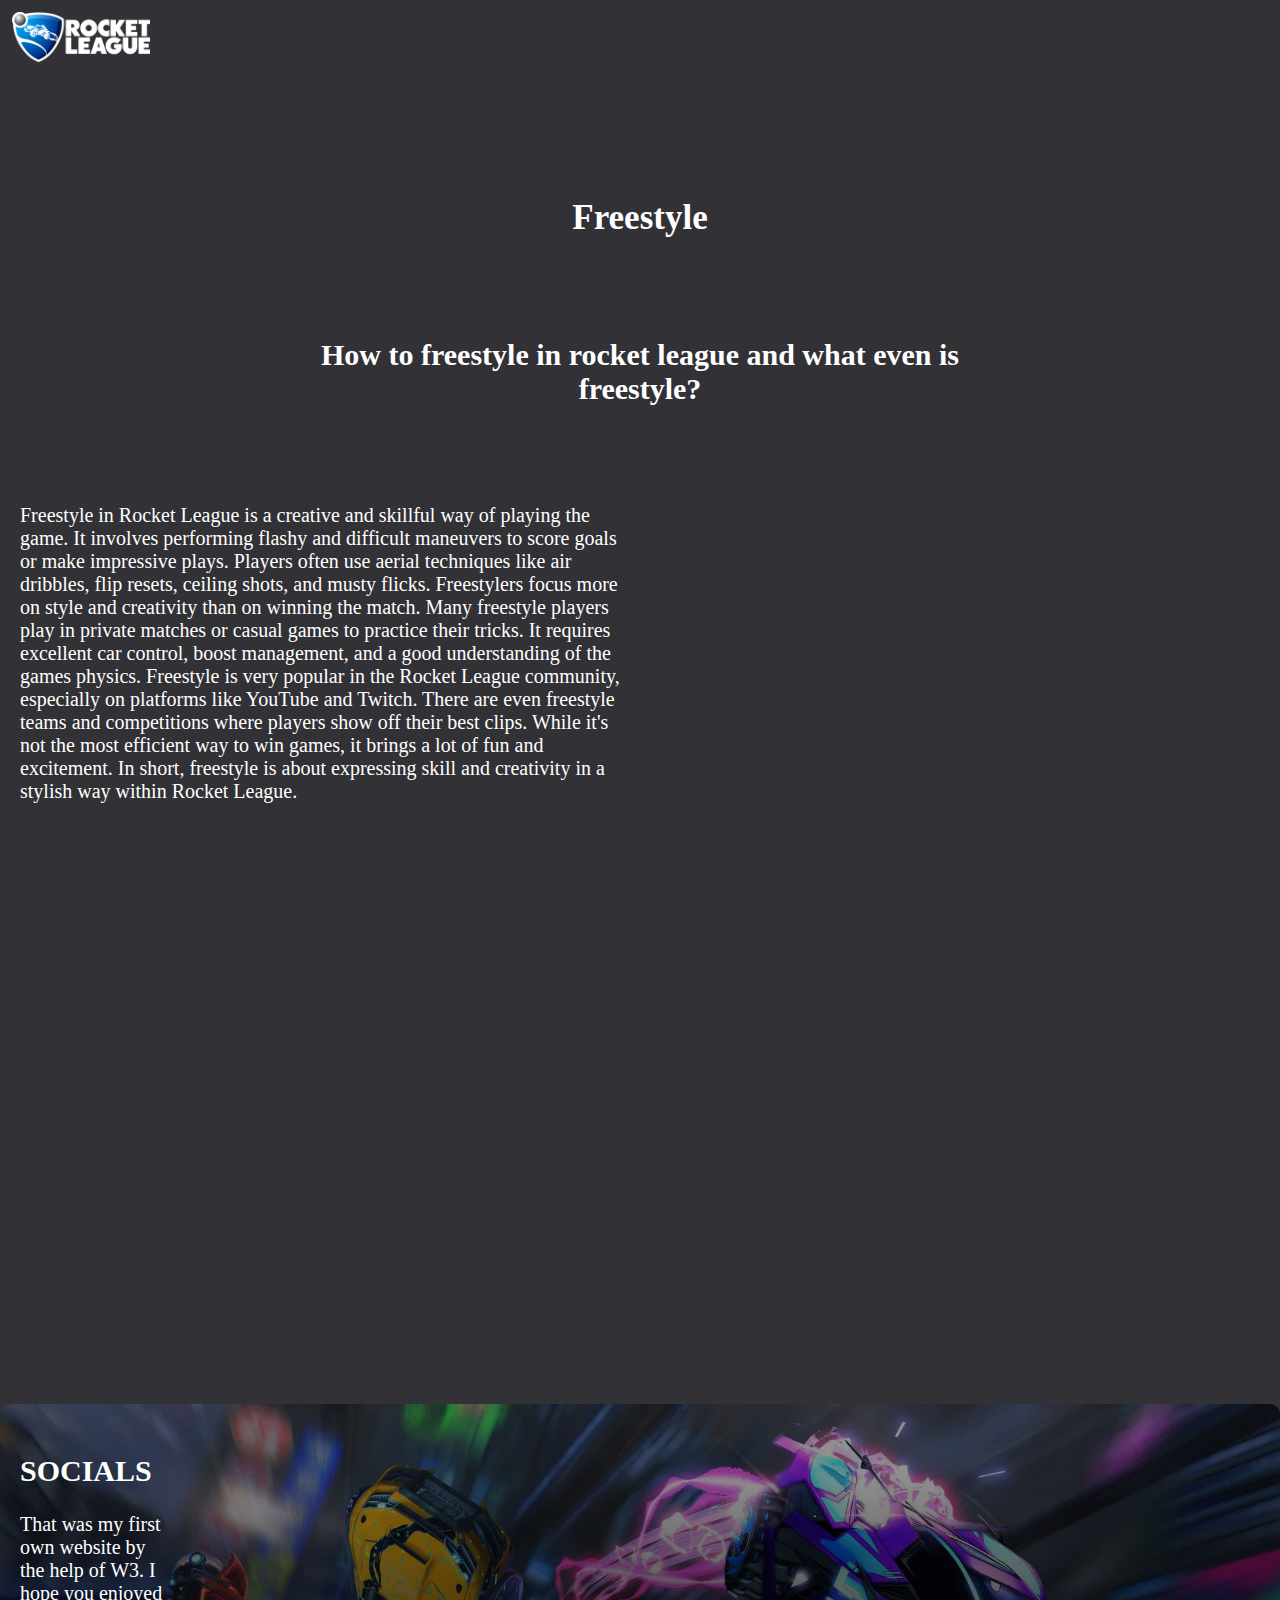
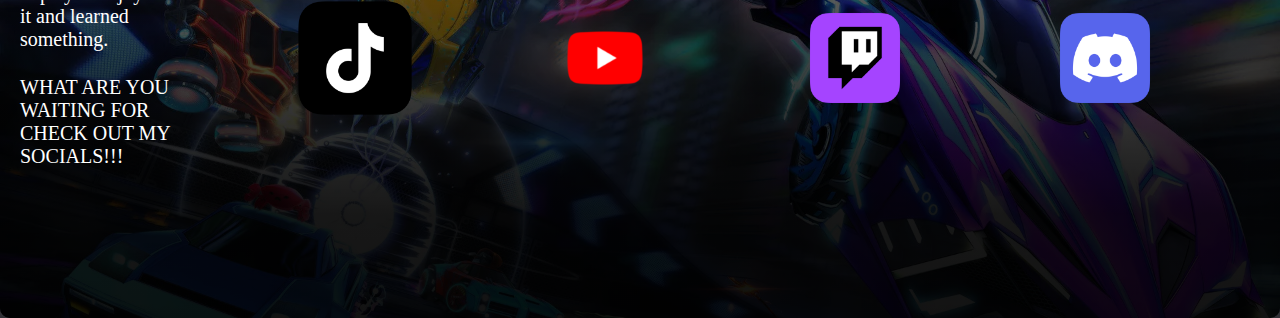
<file: fs.html>
<!DOCTYPE html>
<html lang="en">

<head>
    <meta charset="UTF-8">
    <meta name="viewport" content="width=device-width, initial-scale=1.0">
    <title>Freestyle</title>
    <link href="styles.css" rel="stylesheet">
</head>

<body>
    <div class="header">
        <a href="./index.html" class="logo"><img src="imgs/rl logo.png"></a>
        <div class="header-right">
            
        </div>
    </div>
    <div class="container">
        <div class="playstyle-header">
            <h1>Freestyle</h1>
            <div class="playstyle-header2">
                <h2>How to freestyle in rocket league and what even is freestyle?</h2>

            </div>
            <div class="playstyle-info">
                <div class="content-split">
                    <div class="content-split-text">
                        <p>Freestyle in Rocket League is a creative and skillful way of playing the game.
                            It involves performing flashy and difficult maneuvers to score goals or make impressive
                            plays.
                            Players often use aerial techniques like air dribbles, flip resets, ceiling shots, and musty
                            flicks.
                            Freestylers focus more on style and creativity than on winning the match.
                            Many freestyle players play in private matches or casual games to practice their tricks.
                            It requires excellent car control, boost management, and a good understanding of the games
                            physics.
                            Freestyle is very popular in the Rocket League community, especially on platforms like
                            YouTube and Twitch.
                            There are even freestyle teams and competitions where players show off their best clips.
                            While it's not the most efficient way to win games, it brings a lot of fun and excitement.
                            In short, freestyle is about expressing skill and creativity in a stylish way within Rocket
                            League.
                        </p>
                    </div>
                    <div class="content-split-video">
                        <iframe src="https://www.youtube.com/embed/vJjG2bat7xA?si=eZj9EsRw1gLajemu"
                            title="YouTube video player" frameborder="0"
                            allow="accelerometer; autoplay; clipboard-write; encrypted-media; gyroscope; picture-in-picture; web-share"
                            referrerpolicy="strict-origin-when-cross-origin" allowfullscreen></iframe>

                    </div>
                </div>
                <div class="content-split">
                    <div class="content-split-video">
                        <iframe src="https://www.youtube.com/embed/sdBcMoi7vHQ?si=tOi8wP_JzBo6fK0a"
                            title="YouTube video player" frameborder="0"
                            allow="accelerometer; autoplay; clipboard-write; encrypted-media; gyroscope; picture-in-picture; web-share"
                            referrerpolicy="strict-origin-when-cross-origin" allowfullscreen></iframe>
                    </div>
                    <div class="content-split-video">


                        <iframe src="https://www.youtube.com/embed/pGbNSuXYNwY?si=qm1D6Rj3JQT65G5e"
                            title="YouTube video player" frameborder="0"
                            allow="accelerometer; autoplay; clipboard-write; encrypted-media; gyroscope; picture-in-picture; web-share"
                            referrerpolicy="strict-origin-when-cross-origin" allowfullscreen></iframe>
                    </div>
                </div>
            </div>
        </div>
    </div>
    <footer class="footer-socials">
        <div class="footer-text">
            <h2>SOCIALS</h2>
            <p>That was my first own website by the help of W3. I hope you enjoyed it and learned
                something.</p>
            <p> WHAT ARE YOU WAITING FOR CHECK OUT MY SOCIALS!!!</p>
        </div>
        <div class="social-links">
            <div><a href="https://www.tiktok.com/@nexto.rl?_t=ZN-8xh52O5BSB4&_r=1"><img
                        src="imgs/TikTok.webp" /></a>
            </div>
            <div><a href="https://youtube.com/@nexto-rl"><img src="imgs/YouTube.webp" /></a></div>
            <div><a href="https://www.twitch.tv/rlnexto"><img src="imgs/Twitch.webp" /></a></div>
            <div><a href="https://discord.gg/4YfExHSh"><img src="imgs/Discord.webp" /></a></div>
        </div>
    </footer>
</body>

</html>
</file>
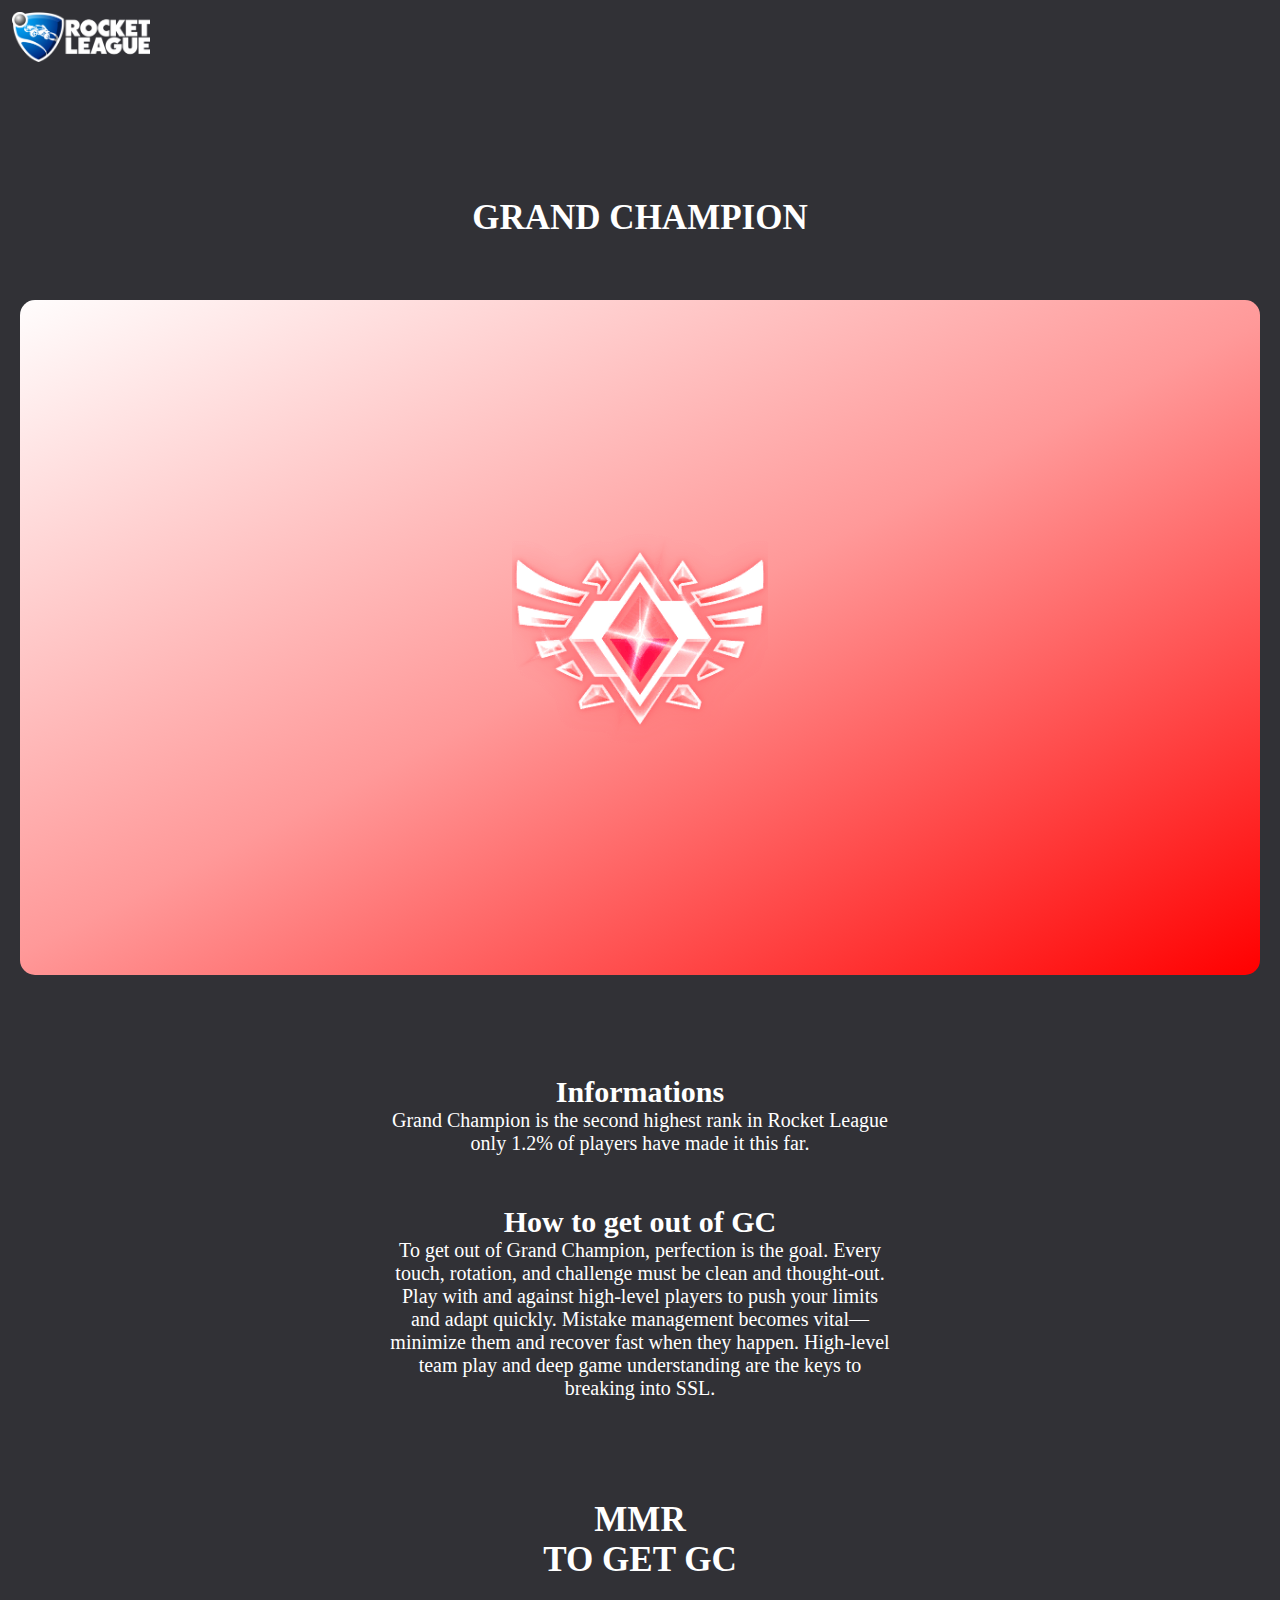
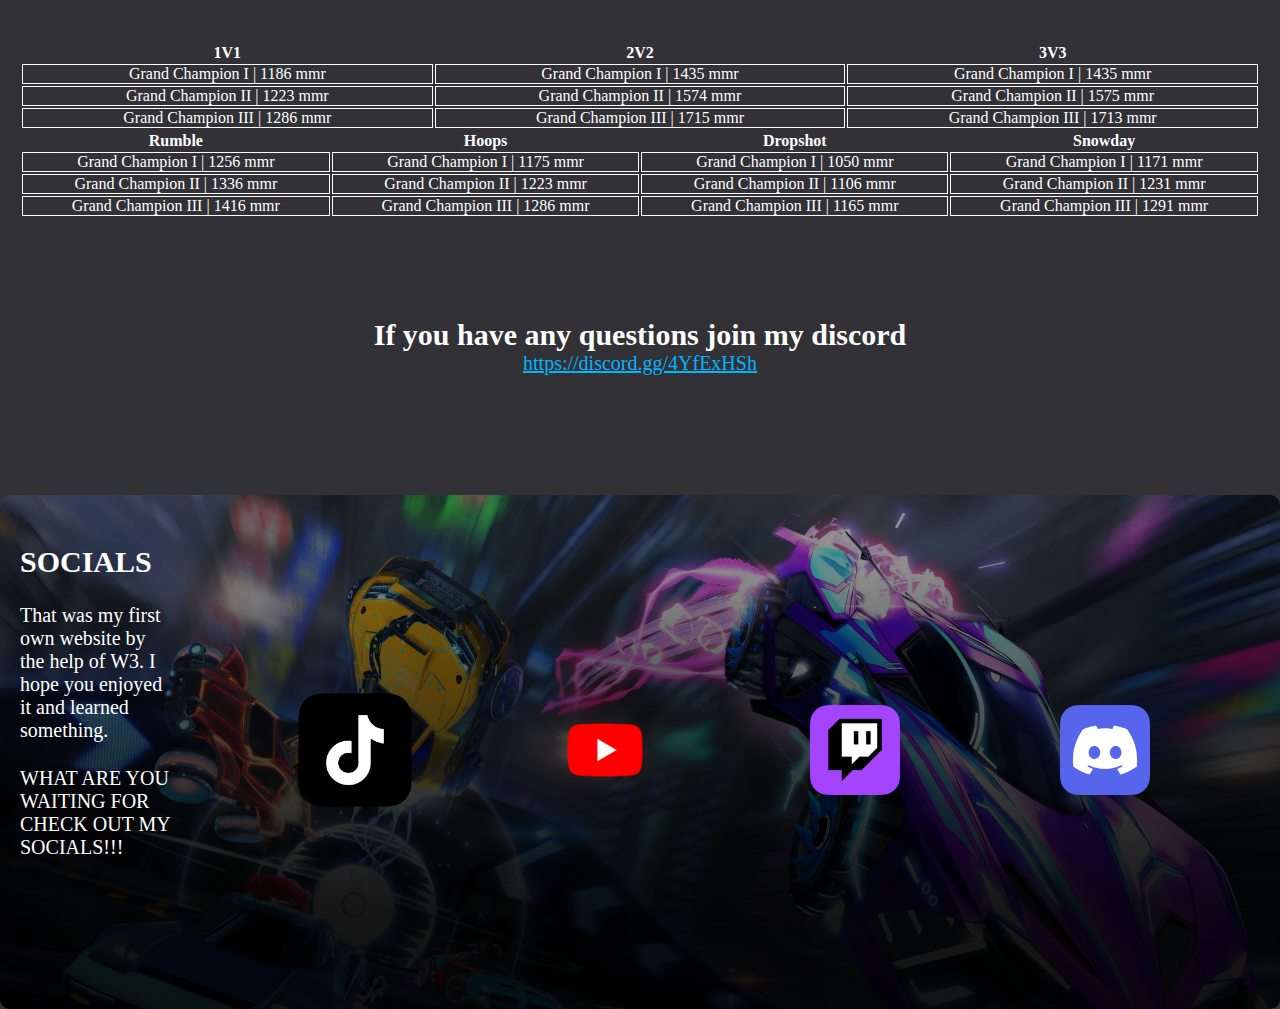
<file: gc.html>
<!DOCTYPE html>
<html lang="en">

<head>
    <meta charset="UTF-8">
    <meta name="viewport" content="width=device-width, initial-scale=1.0">
    <title>Grand Champion</title>
    <link href="styles.css" rel="stylesheet">
</head>

<body>
    <div class="header">
        <a href="./index.html" class="logo"><img src="imgs/rl logo.png"></a>
        <div class="header-right">
            
        </div>
    </div>
    <div class="container">
        <div class="rank-header">
            <h1>GRAND CHAMPION</h1>
        </div>
        <div class="hero-gradient2">
            <img src="imgs/gc.png">
        </div>
        <div class="ssl-info">
            <h2>Informations</h2>
            <p>Grand Champion is the second highest rank in Rocket League only 1.2% of players have made it this far.
            </p>
            <h2>How to get out of GC</h2>
            <p>To get out of Grand Champion, perfection is the goal. Every touch, rotation, and challenge must be clean
                and thought-out. Play with and against high-level players to push your limits and adapt quickly. Mistake
                management becomes vital—minimize them and recover fast when they happen. High-level team play and deep
                game understanding are the keys to breaking into SSL.

            </p>
        </div>
        <div class="rank-header">
            <h3>MMR</h3>
            <h3>TO GET GC</h3>
        </div>
        <table>
            <tr>
                <th>1V1</th>
                <th>2V2</th>
                <th>3V3</th>
            </tr>
            <tr>
                <td>Grand Champion I | 1186 mmr</td>
                <td>Grand Champion I | 1435 mmr</td>
                <td>Grand Champion I | 1435 mmr</td>
            </tr>
            <tr>
                <td>Grand Champion II | 1223 mmr</td>
                <td>Grand Champion II | 1574 mmr</td>
                <td>Grand Champion II | 1575 mmr</td>
            </tr>
            <tr>
                <td>Grand Champion III | 1286 mmr</td>
                <td>Grand Champion III | 1715 mmr</td>
                <td>Grand Champion III | 1713 mmr</td>
            </tr>
             <table>
            <tr>
                <th>Rumble</th>
                <th>Hoops</th>
                <th>Dropshot</th>
                <th>Snowday</th>
            </tr>
            <tr>
                <td>Grand Champion I | 1256 mmr</td>
                <td>Grand Champion I | 1175 mmr</td>
                <td>Grand Champion I | 1050 mmr</td>
                <td>Grand Champion I | 1171 mmr</td>
               
            </tr>
             <tr>
                <td>Grand Champion II | 1336 mmr</td>
                <td>Grand Champion II | 1223 mmr</td>
                <td>Grand Champion II | 1106 mmr</td>
                <td>Grand Champion II | 1231 mmr</td>
               
             </tr>
            <tr>
                <td>Grand Champion III | 1416 mmr</td>
                <td>Grand Champion III | 1286 mmr</td>
                <td>Grand Champion III | 1165 mmr</td>
                <td>Grand Champion III | 1291 mmr</td>
               
            </tr>
        </table>

        </table>
        <div class="discord">
            <h2>If you have any questions join my discord</h2>
            <a href="https://discord.gg/4YfExHSh">https://discord.gg/4YfExHSh</a>
        </div>
    </div>
    <footer class="footer-socials">
        <div class="footer-text">
            <h2>SOCIALS</h2>
            <p>That was my first own website by the help of W3. I hope you enjoyed it and learned
                something.</p>
            <p> WHAT ARE YOU WAITING FOR CHECK OUT MY SOCIALS!!!</p>
        </div>
        <div class="social-links">
            <div><a href="https://www.tiktok.com/@nexto.rl?_t=ZN-8xh52O5BSB4&_r=1"><img src="imgs/TikTok.webp" /></a>
            </div>
            <div><a href="https://youtube.com/@nexto-rl"><img src="imgs/YouTube.webp" /></a></div>
            <div><a href="https://www.twitch.tv/rlnexto"><img src="imgs/Twitch.webp" /></a></div>
            <div><a href="https://discord.gg/4YfExHSh"><img src="imgs/Discord.webp" /></a></div>
        </div>
    </footer>
</body>
</file>
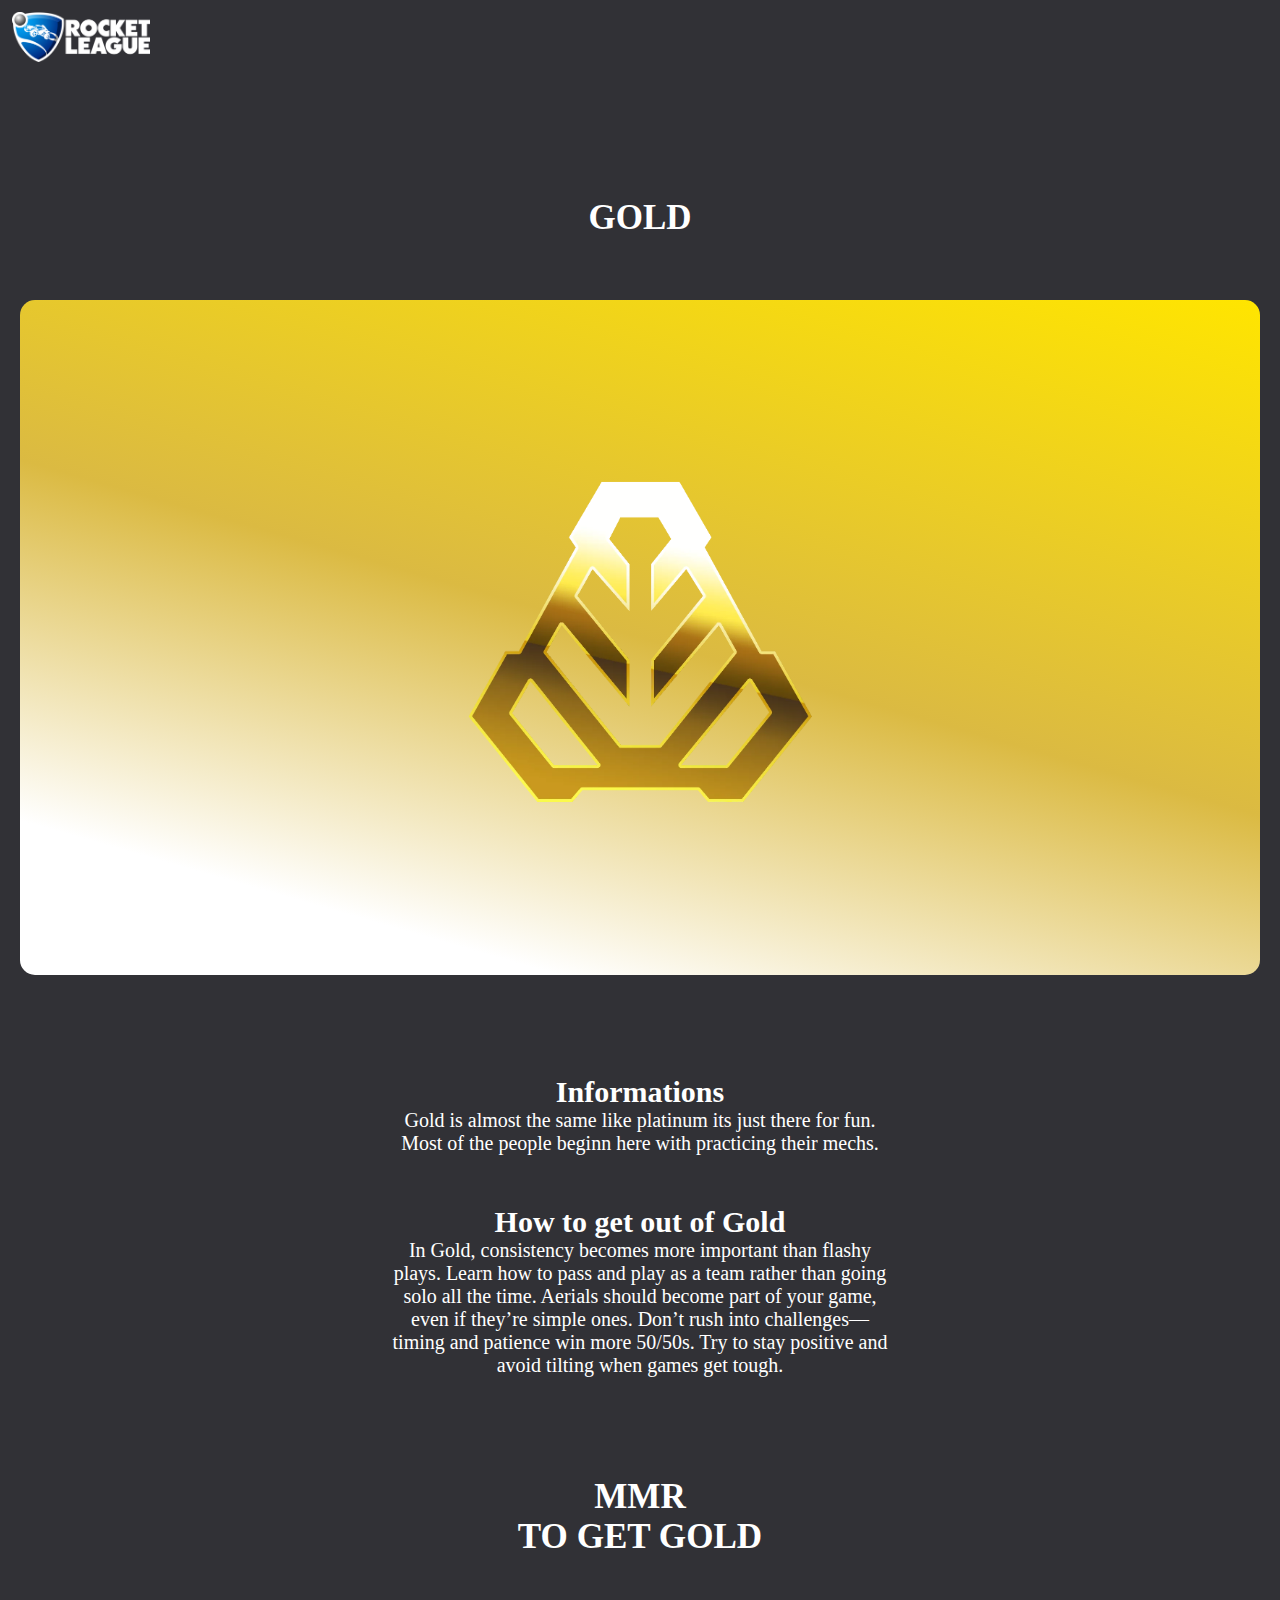
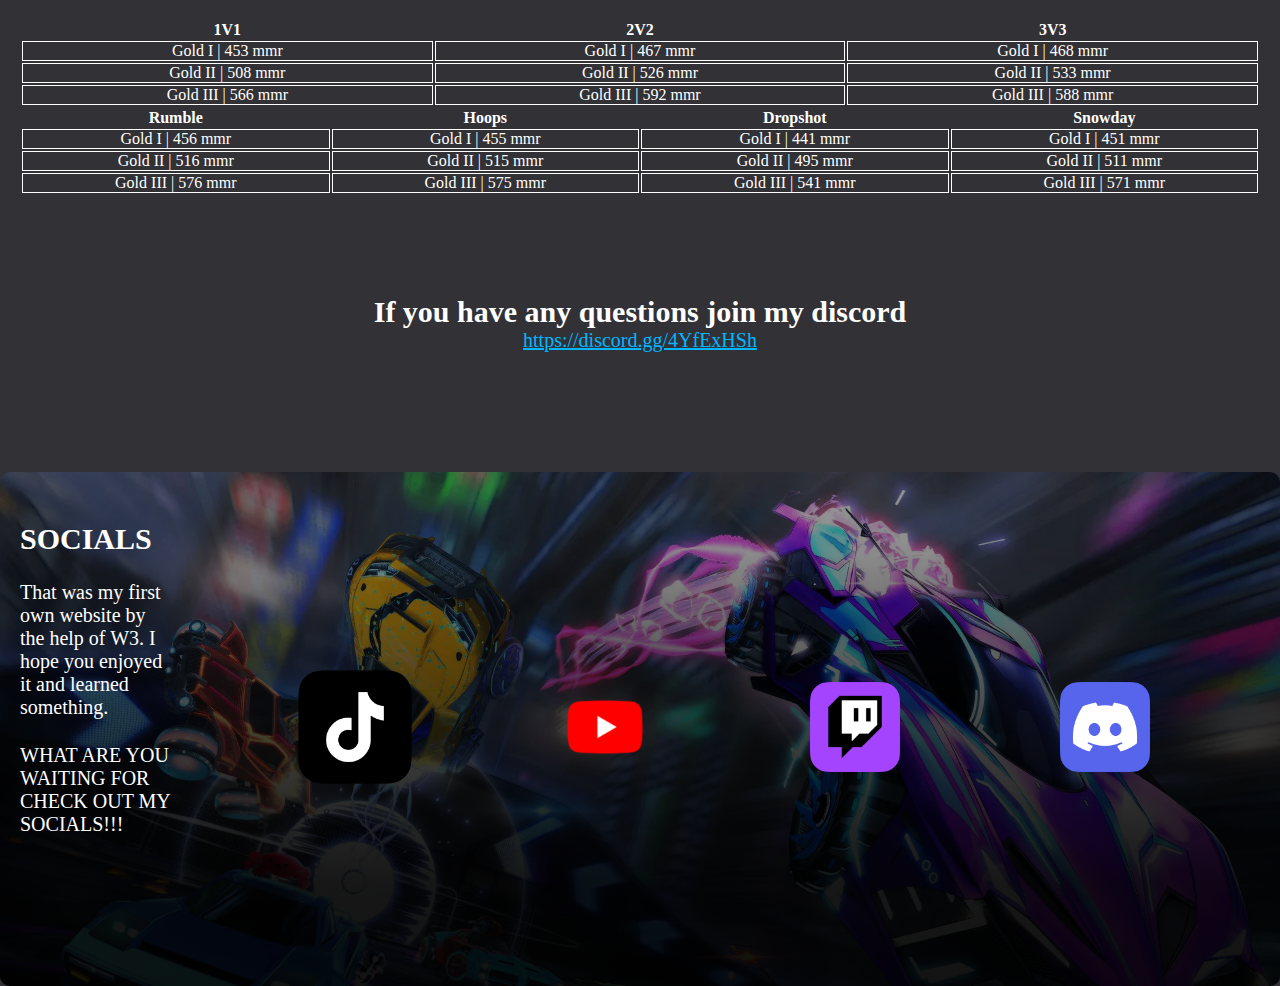
<file: gold.html>
<!DOCTYPE html>
<html lang="en">

<head>
    <meta charset="UTF-8">
    <meta name="viewport" content="width=device-width, initial-scale=1.0">
    <title>Gold</title>
    <link href="styles.css" rel="stylesheet">
</head>

<body>
    <div class="header">
        <a href="./index.html" class="logo"><img src="imgs/rl logo.png"></a>
        <div class="header-right">
            
        </div>
    </div>
    <div class="container">
        <div class="rank-header">
            <h1>GOLD</h1>
        </div>
        <div class="hero-gradient6">
            <img src="imgs/gold.webp">
        </div>
        <div class="ssl-info">
            <h2>Informations</h2>
            <p>Gold is almost the same like platinum its just there for fun.
                Most of the people beginn here with practicing their mechs.
            <h2>How to get out of Gold</h2>
            <p>In Gold, consistency becomes more important than flashy plays. Learn how to pass and play as a team
                rather than going solo all the time. Aerials should become part of your game, even if they’re simple
                ones. Don’t rush into challenges—timing and patience win more 50/50s. Try to stay positive and avoid
                tilting when games get tough.</p>
            </p>
        </div>
        <div class="rank-header">
            <h3>MMR</h3>
            <h3>TO GET GOLD</h3>
        </div>
        <table>
            <tr>
                <th>1V1</th>
                <th>2V2</th>
                <th>3V3</th>
            </tr>
            <tr>
                <td>Gold I | 453 mmr</td>
                <td>Gold I | 467 mmr</td>
                <td>Gold I | 468 mmr</td>
            </tr>
            <tr>
                <td>Gold II | 508 mmr</td>
                <td>Gold II | 526 mmr</td>
                <td>Gold II | 533 mmr</td>
            </tr>
            <tr>
                <td>Gold III | 566 mmr</td>
                <td>Gold III | 592 mmr</td>
                <td>Gold III | 588 mmr</td>
            </tr>

        </table>
         <table>
            <tr>
                <th>Rumble</th>
                <th>Hoops</th>
                <th>Dropshot</th>
                <th>Snowday</th>
            </tr>
            <tr>
                <td>Gold I | 456 mmr</td>
                <td>Gold I | 455 mmr</td>
                <td>Gold I | 441 mmr</td>
                <td>Gold I | 451 mmr</td>
               
            </tr>
             <tr>
                <td>Gold II | 516 mmr</td>
                <td>Gold II | 515 mmr</td>
                <td>Gold II | 495 mmr</td>
                <td>Gold II | 511 mmr</td>
               
             </tr>
            <tr>
                <td>Gold III | 576 mmr</td>
                <td>Gold III | 575 mmr</td>
                <td>Gold III | 541 mmr</td>
                <td>Gold III | 571 mmr</td>
               
            </tr>
        </table>

        <div class="discord">
            <h2>If you have any questions join my discord</h2>
            <a href="https://discord.gg/4YfExHSh">https://discord.gg/4YfExHSh</a>
        </div>
    </div>
    <footer class="footer-socials">
        <div class="footer-text">
            <h2>SOCIALS</h2>
            <p>That was my first own website by the help of W3. I hope you enjoyed it and learned
                something.</p>
            <p> WHAT ARE YOU WAITING FOR CHECK OUT MY SOCIALS!!!</p>
        </div>
        <div class="social-links">
            <div><a href="https://www.tiktok.com/@nexto.rl?_t=ZN-8xh52O5BSB4&_r=1"><img src="imgs/TikTok.webp" /></a>
            </div>
            <div><a href="https://youtube.com/@nexto-rl"><img src="imgs/YouTube.webp" /></a></div>
            <div><a href="https://www.twitch.tv/rlnexto"><img src="imgs/Twitch.webp" /></a></div>
            <div><a href="https://discord.gg/4YfExHSh"><img src="imgs/Discord.webp" /></a></div>
        </div>
    </footer>
</body>
</file>
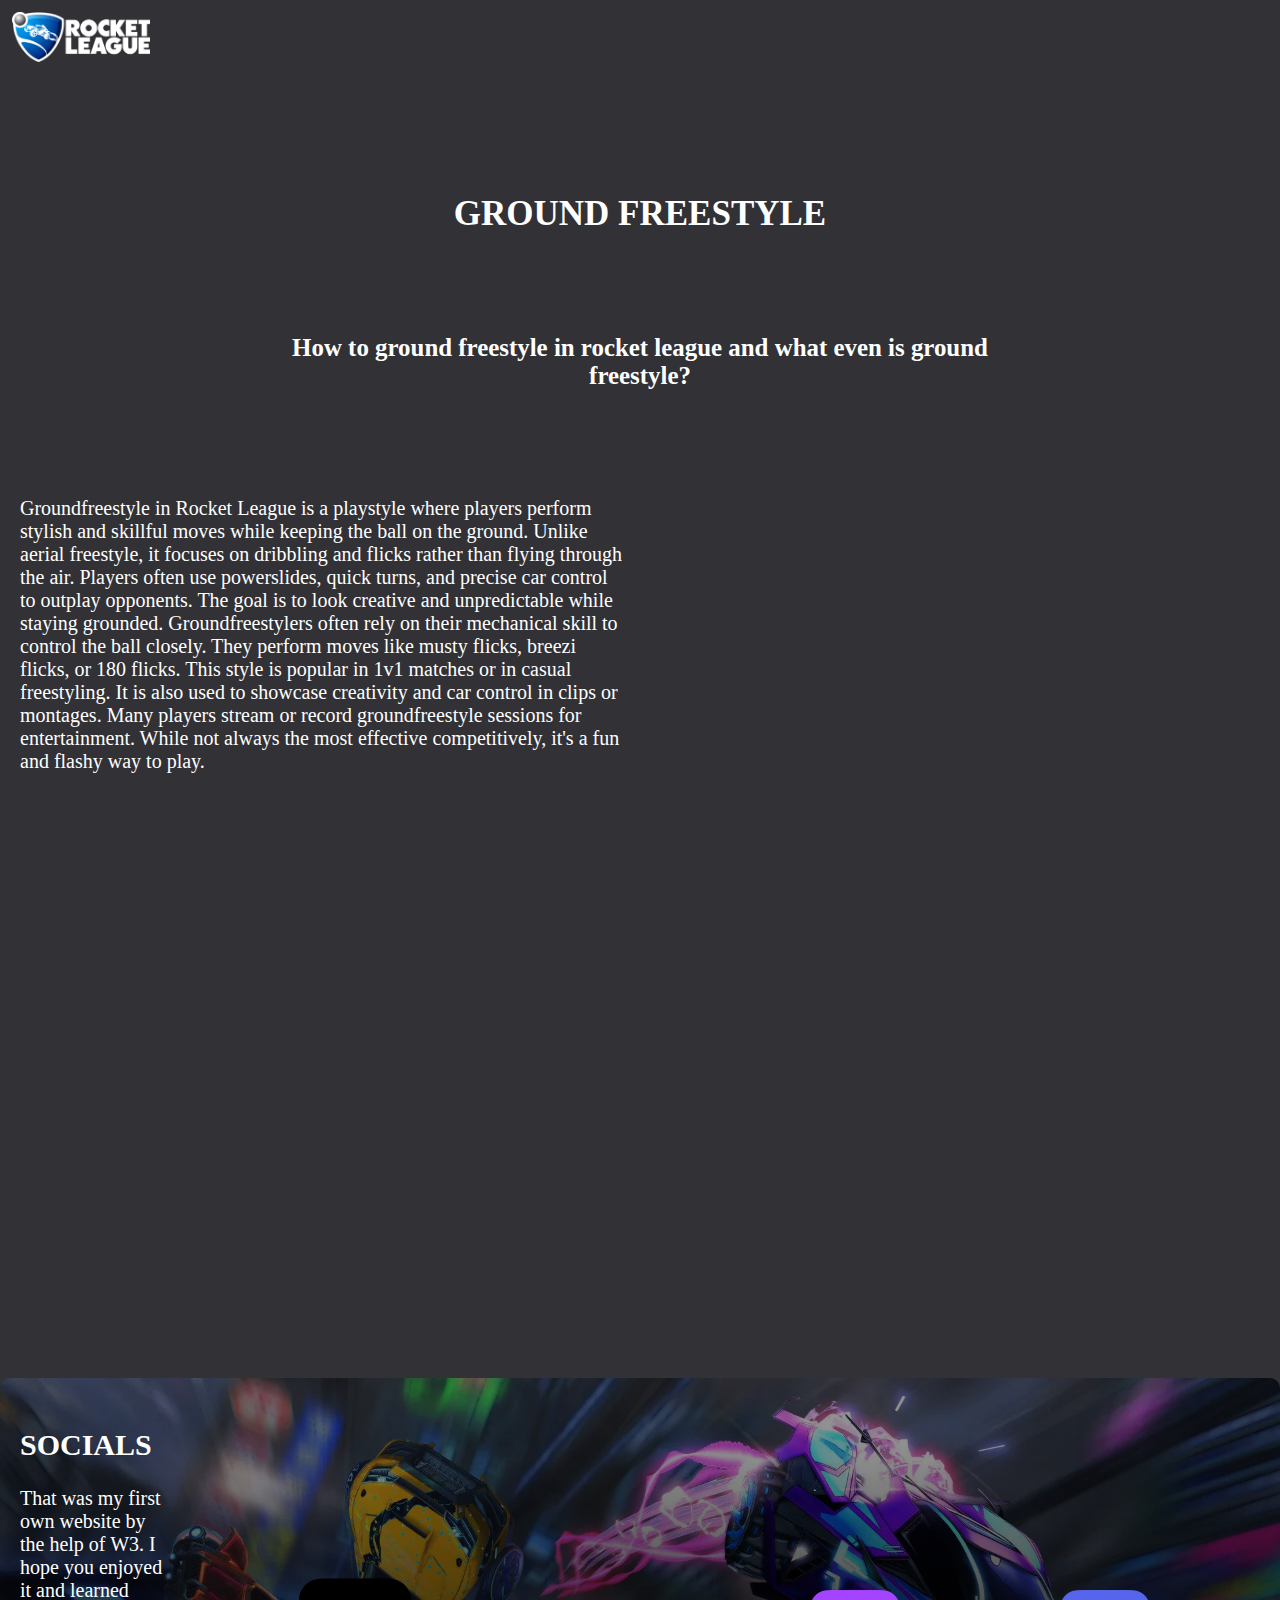
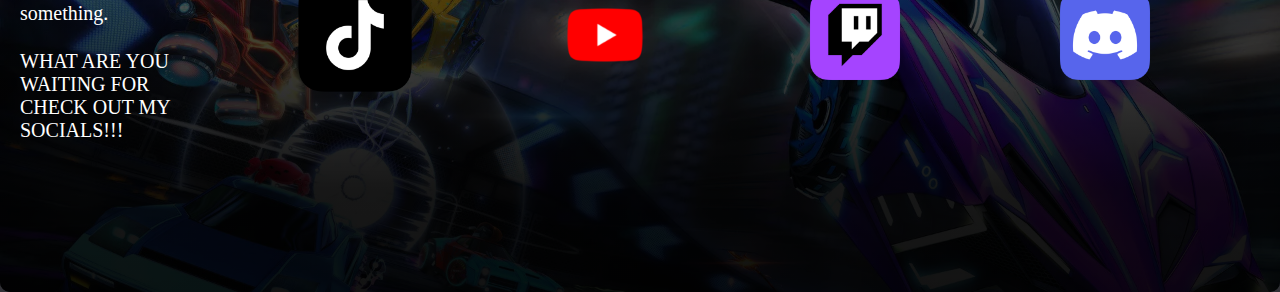
<file: groundfreestyle.html>
<DOCTYPE html>
<html lang="en">

<head>
    <meta charset="UTF-8">
    <meta name="viewport" content="width=device-width, initial-scale=1.0">
    <title>Ground Freestyle</title>
    <link href="styles.css" rel="stylesheet">
</head>

<body>
    <div class="header">
        <a href="./index.html" class="logo"><img src="imgs/rl logo.png"></a>
        <div class="header-right">
            
        </div>
    </div>
    <div class="container">
        <div class="playstyle-header">
            <h1>GROUND FREESTYLE</h1>
            <div class="playstyle-header2">
                <h5>How to ground freestyle in rocket league and what even is ground freestyle?</h5>
            </div>
            <div class="playstyle-info">
                <div class="content-split">
                    <div class="content-split-text">
                        <p>Groundfreestyle in Rocket League is a playstyle where players perform stylish and skillful
                            moves while keeping the ball on the ground. Unlike aerial freestyle, it focuses on dribbling
                            and flicks rather than flying through the air. Players often use powerslides, quick turns,
                            and precise car control to outplay opponents. The goal is to look creative and unpredictable
                            while staying grounded. Groundfreestylers often rely on their mechanical skill to control
                            the ball closely. They perform moves like musty flicks, breezi flicks, or 180 flicks. This
                            style is popular in 1v1 matches or in casual freestyling. It is also used to showcase
                            creativity and car control in clips or montages. Many players stream or record
                            groundfreestyle sessions for entertainment. While not always the most effective
                            competitively, it's a fun and flashy way to play. </p>
                    </div>
                    <div class="content-split-video">
                        <iframe src="https://www.youtube.com/embed/eM489oyLOD4?si=EOiVlEDtXCR3FAIn"
                            title="YouTube video player" frameborder="0"
                            allow="accelerometer; autoplay; clipboard-write; encrypted-media; gyroscope; picture-in-picture; web-share"
                            referrerpolicy="strict-origin-when-cross-origin" allowfullscreen></iframe>
                    </div>
                </div>
                <div class="content-split">
                    <div class="content-split-video">
                        <iframe src="https://www.youtube.com/embed/sdBcMoi7vHQ?si=tOi8wP_JzBo6fK0a"
                            title="YouTube video player" frameborder="0"
                            allow="accelerometer; autoplay; clipboard-write; encrypted-media; gyroscope; picture-in-picture; web-share"
                            referrerpolicy="strict-origin-when-cross-origin" allowfullscreen></iframe>
                    </div>
                    <div class="content-split-video">


                        <iframe src="https://www.youtube.com/embed/mkFMNvA4MR4?si=BuwRzjjbLIyIv6w3"
                            title="YouTube video player" frameborder="0"
                            allow="accelerometer; autoplay; clipboard-write; encrypted-media; gyroscope; picture-in-picture; web-share"
                            referrerpolicy="strict-origin-when-cross-origin" allowfullscreen></iframe>
                    </div>
                </div>
            </div>
        </div>
    </div>
    <footer class="footer-socials">
        <div class="footer-text">
            <h2>SOCIALS</h2>
            <p>That was my first own website by the help of W3. I hope you enjoyed it and learned
                something.</p>
            <p> WHAT ARE YOU WAITING FOR CHECK OUT MY SOCIALS!!!</p>
        </div>
        <div class="social-links">
            <div><a href="https://www.tiktok.com/@nexto.rl?_t=ZN-8xh52O5BSB4&_r=1"><img
                        src="imgs/TikTok.webp" /></a>
            </div>
            <div><a href="https://youtube.com/@nexto-rl"><img src="imgs/YouTube.webp" /></a></div>
            <div><a href="https://www.twitch.tv/rlnexto"><img src="imgs/Twitch.webp" /></a></div>
            <div><a href="https://discord.gg/4YfExHSh"><img src="imgs/Discord.webp" /></a></div>
        </div>
    </footer>
</body>

</html>
</file>
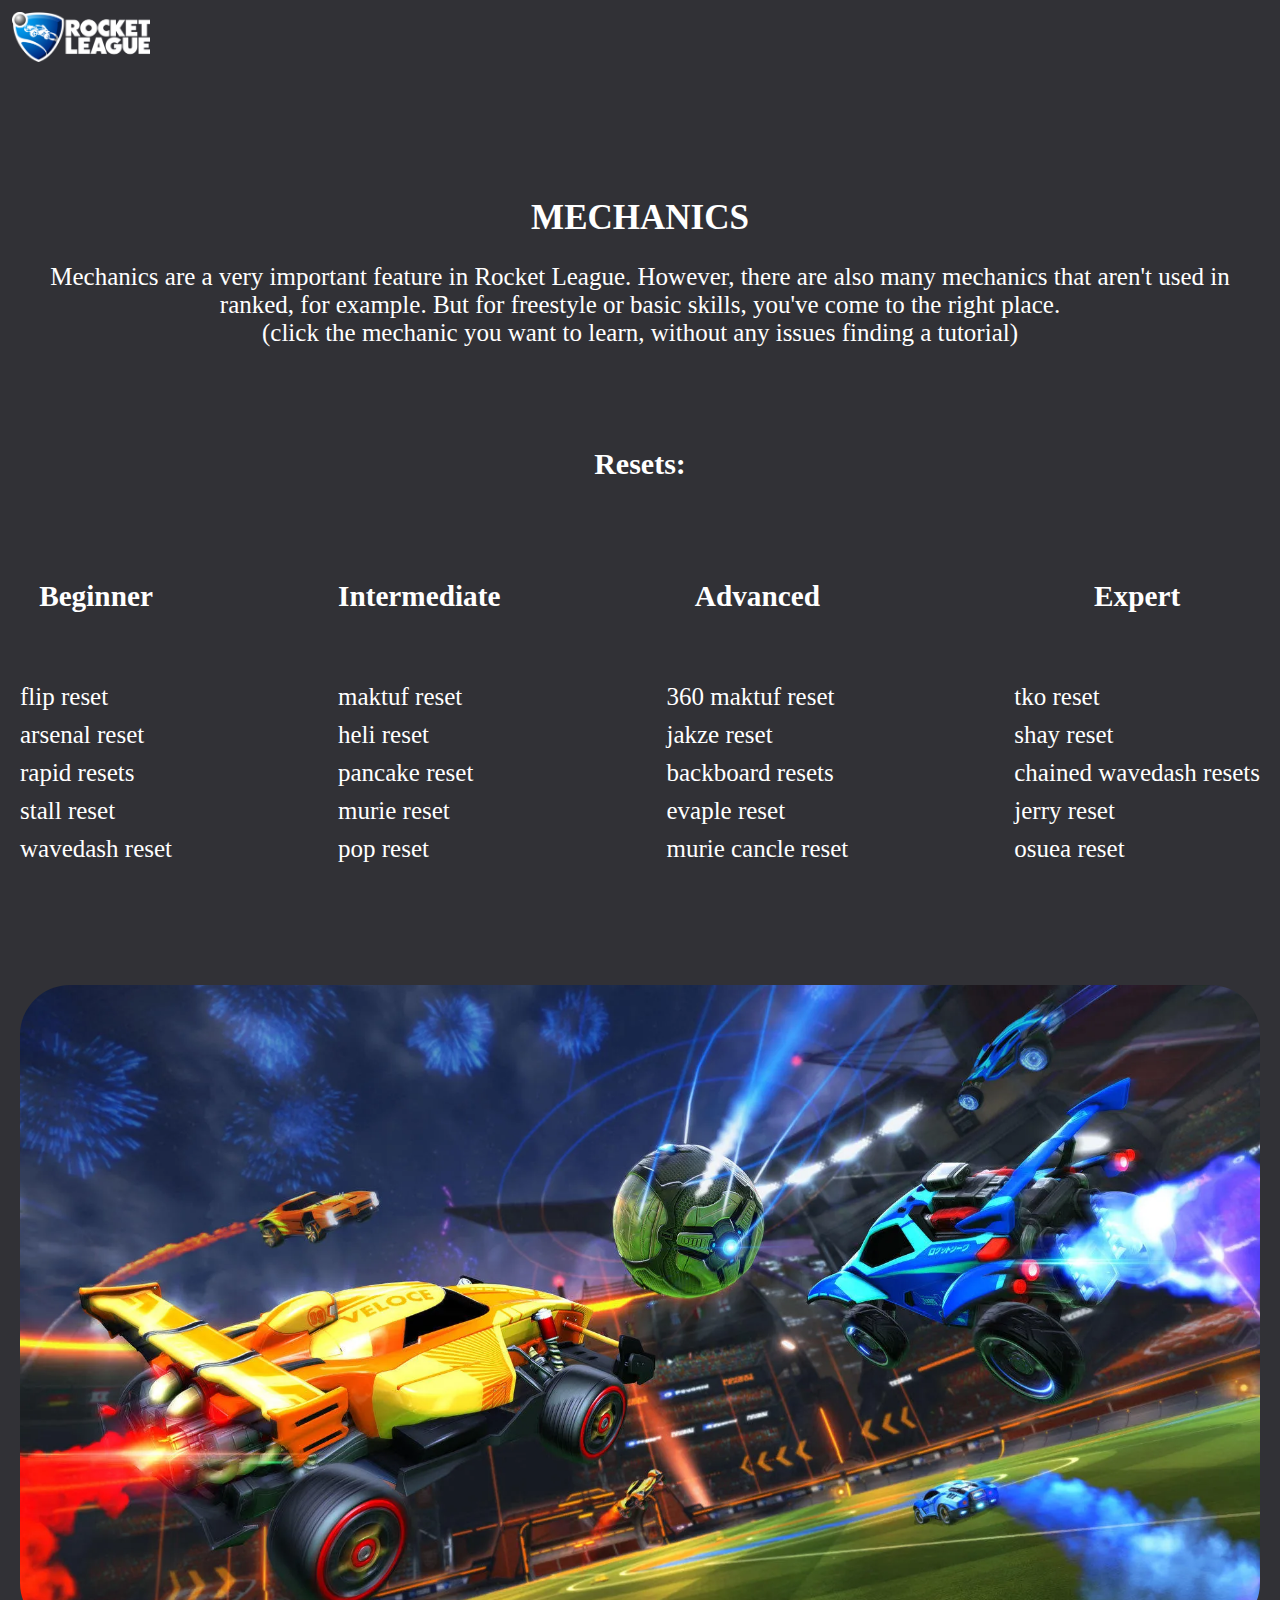
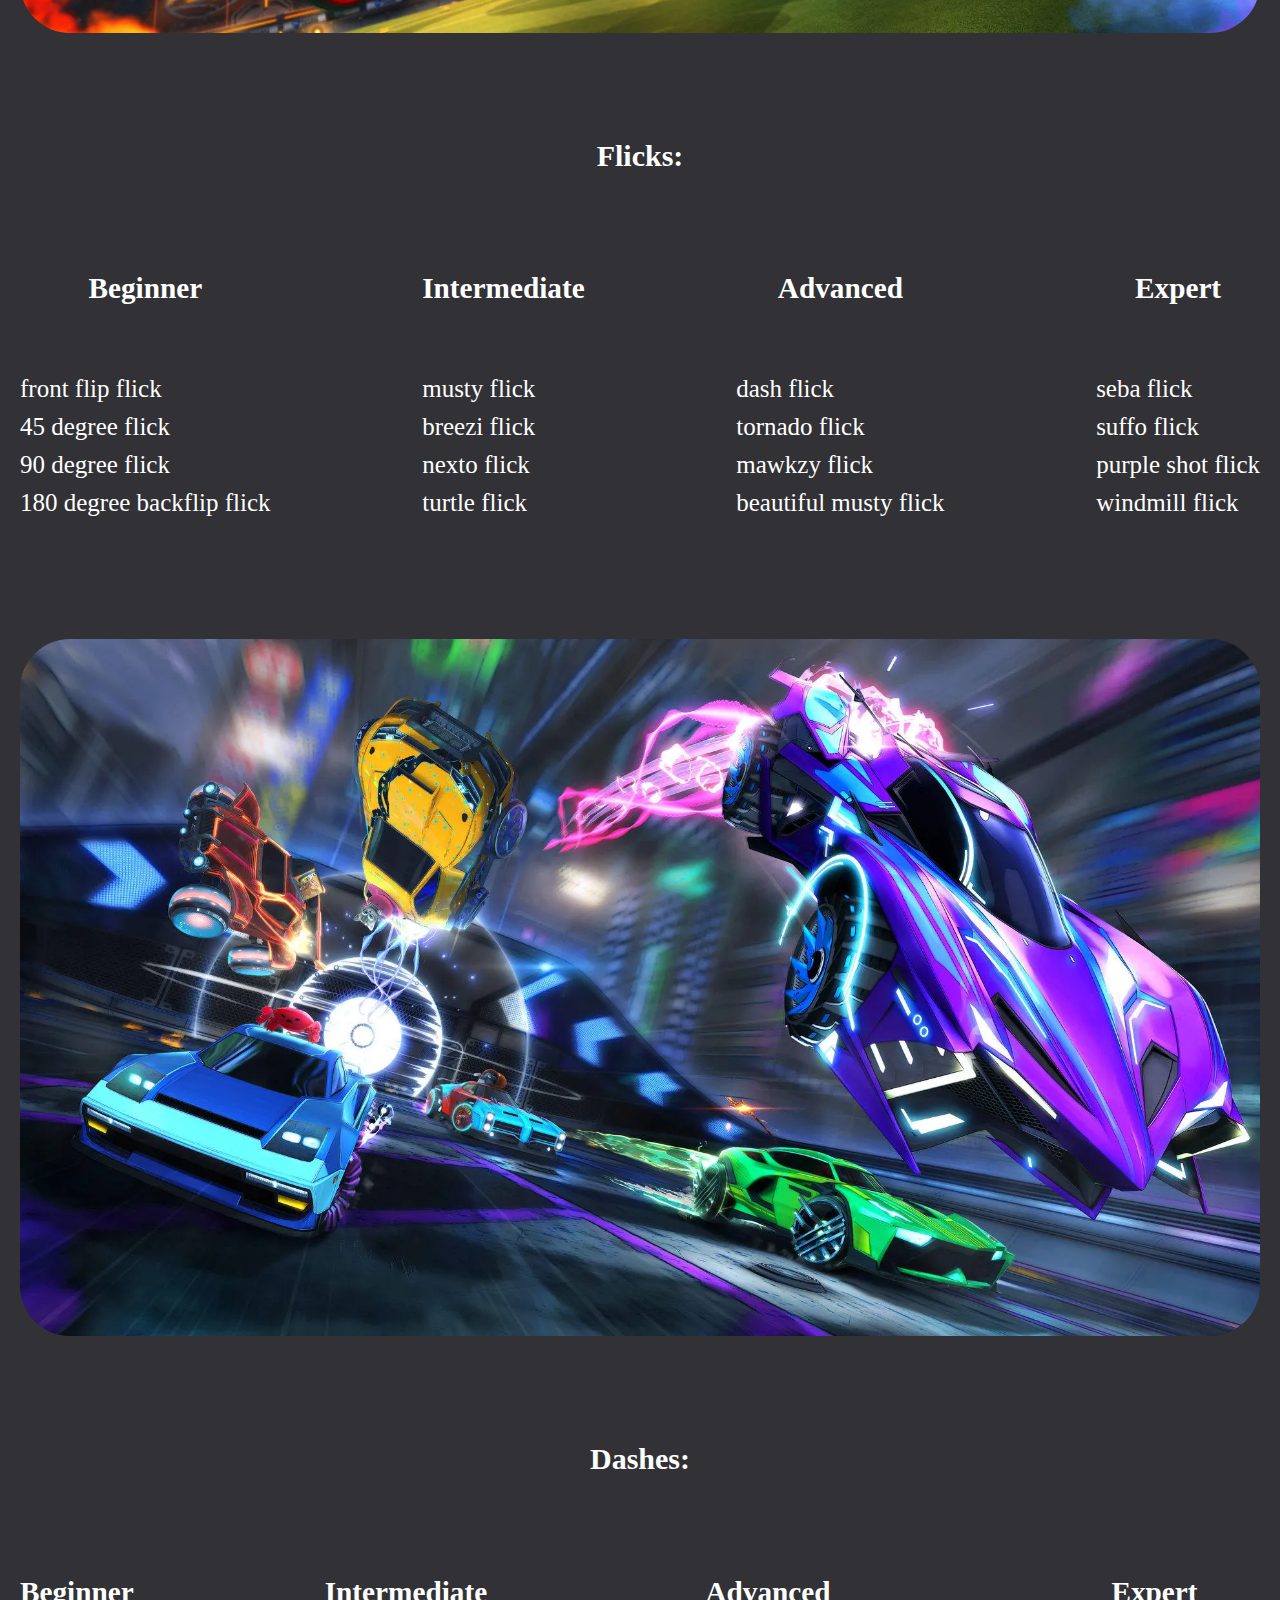
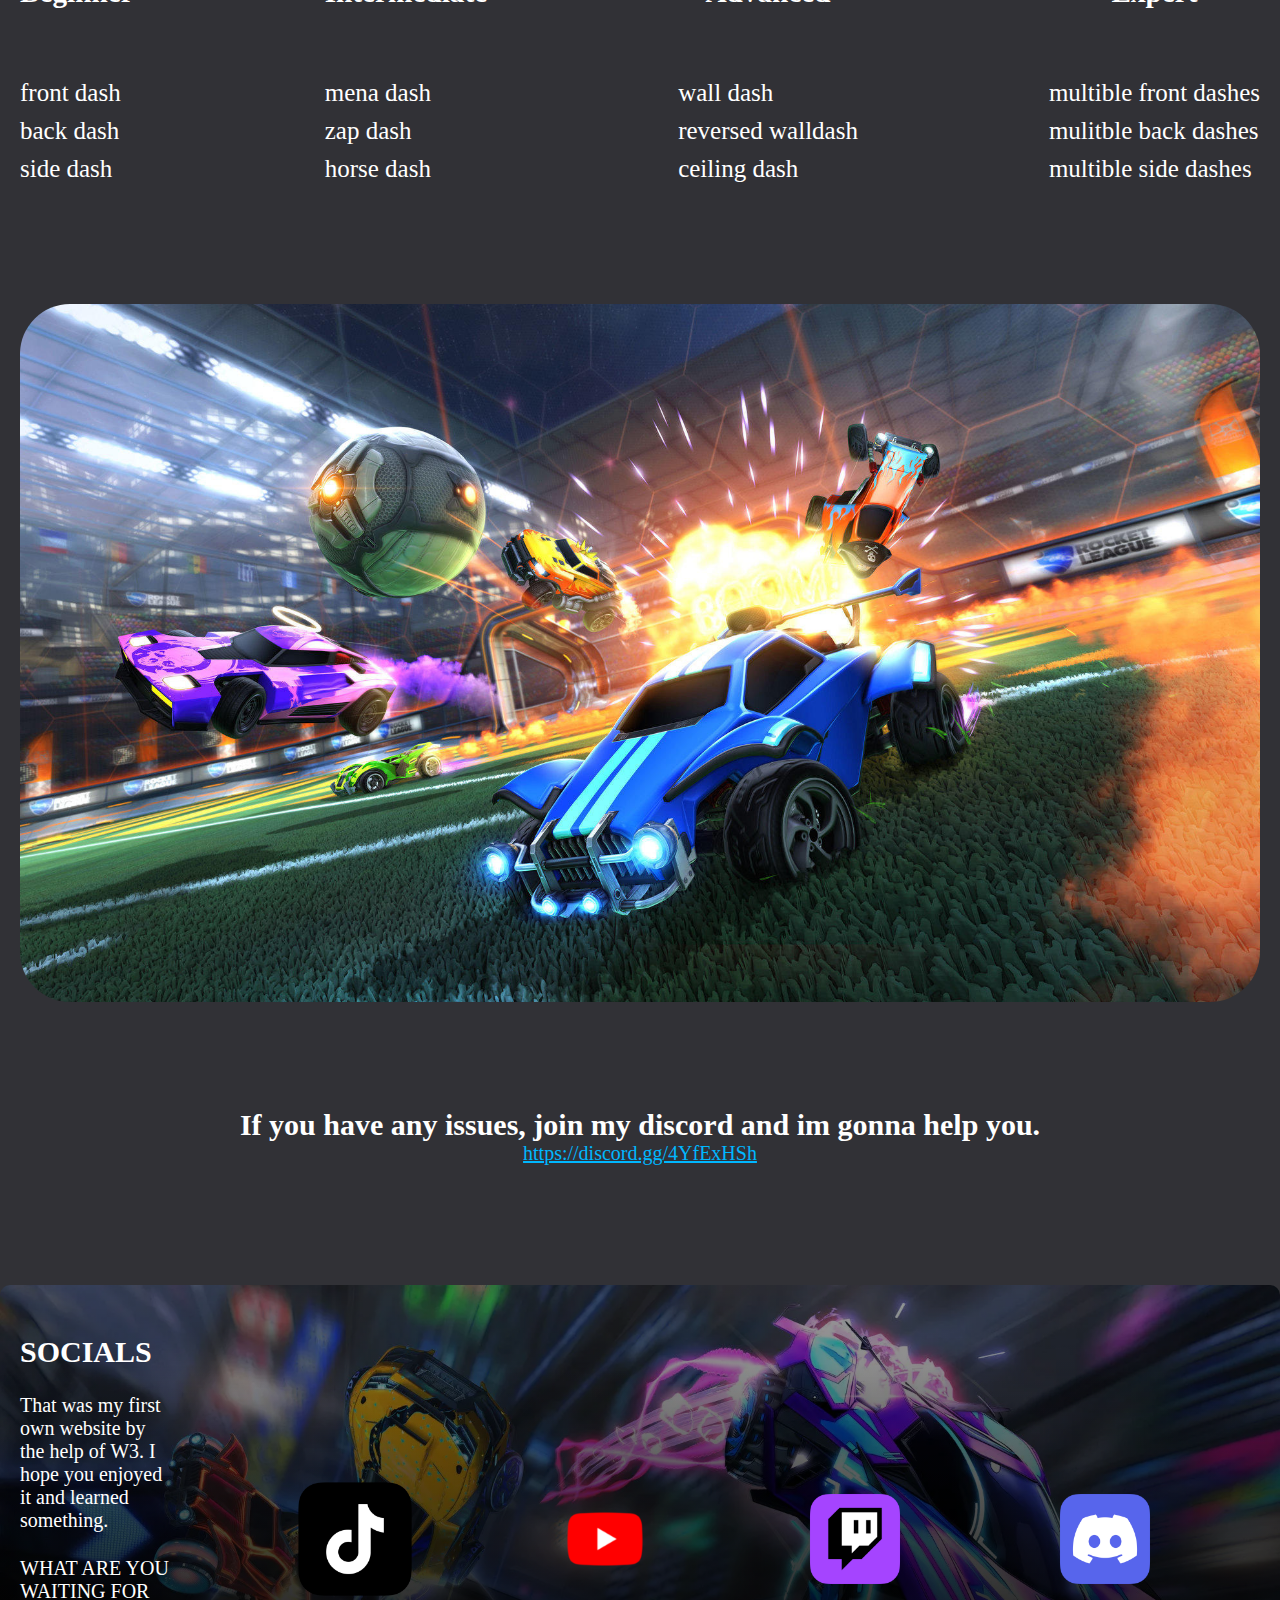
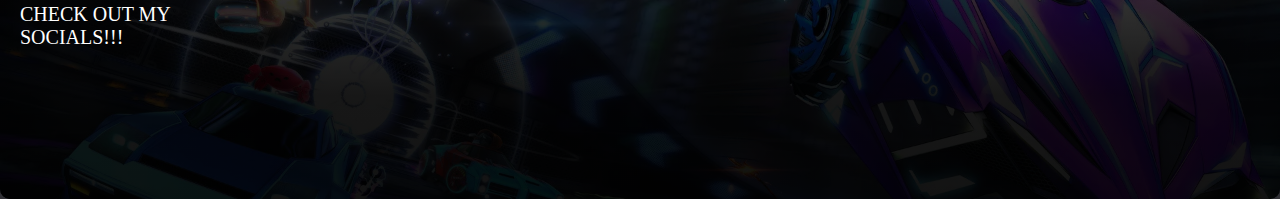
<file: mechanics.html>
<!DOCTYPE html>
<html lang="en">

<head>
    <meta charset="UTF-8">
    <meta name="viewport" content="width=device-width, initial-scale=1.0">
    <title>Mechanics</title>
    <link href="styles.css" rel="stylesheet">
</head>

<body>
    <div class="header">
        <a href="./index.html" class="logo"><img src="imgs/rl logo.png"></a>
        <div class="header-right">
            
        </div>
    </div>
    <div class="container">
        <div class="mechanics">
            <div class="mechanics-header">
                <h1>MECHANICS</h1>
                <p>Mechanics are a very important feature in Rocket League. However, there are also many mechanics that
                    aren't used in ranked, for example. But for freestyle or basic skills, you've come to the right
                    place.
                </p>
                <p>(click the mechanic you want to learn, without any issues finding a tutorial)</p>
            </div>
            <div class="reset">
                <h2>Resets:</h2>

                <div class="mechanics-row">


                    <div>
                        <h3>Beginner</h3>
                        <ul>
                            <li><a href="https://www.youtube.com/watch?v=9C5w8mzy6q4">flip reset</a></a></li>
                            <li><a href="https://www.youtube.com/watch?v=BiOgF1RVOLw">arsenal reset</a></li>
                            <li><a href="https://www.youtube.com/watch?v=qfLoNQoumfQ">rapid resets</a></li>
                            <li><a href="https://www.youtube.com/watch?v=zIZ_3nCex8U">stall reset</a></li>
                            <li><a href="https://www.youtube.com/watch?v=rfHiwesJYHQ">wavedash reset</a></li>
                        </ul>
                    </div>
                    <div>
                        <h3>Intermediate</h3>
                        <ul>
                            <li><a href="https://www.youtube.com/watch?v=OJ6DwhSVmUo">maktuf reset</a></li>
                            <li><a href="https://www.youtube.com/watch?v=fxWDNb3Xqi0">heli reset</a></li>
                            <li><a href="https://www.youtube.com/watch?v=oDEP5mW5ygE">pancake reset</a></li>
                            <li><a href="https://www.youtube.com/watch?v=VPJSlPsGTuI">murie reset</a></li>
                            <li><a href="https://www.youtube.com/watch?v=Sz4pd6vmCn4">pop reset</a></li>
                        </ul>
                    </div>
                    <div>
                        <h3>Advanced</h3>
                        <ul>
                            <li><a href="https://www.youtube.com/watch?v=wS-o0Sj_GJ8">360 maktuf reset</a></li>
                            <li><a href="https://www.youtube.com/watch?v=wS-o0Sj_GJ8">jakze reset</a></li>
                            <li><a href="https://www.youtube.com/watch?v=CGWiPmItojU">backboard resets</a></li>
                            <li><a href="https://www.youtube.com/watch?v=7L1u_UEZ5uA">evaple reset</a></li>
                            <li><a href="https://www.youtube.com/watch?v=CxAQPS8h1i4">murie cancle reset</a></li>
                        </ul>
                    </div>
                    <div>
                        <h3>Expert</h3>
                        <ul>
                            <li><a href="https://www.youtube.com/watch?v=Oodj9r2mG54">tko reset</a></li>
                            <li><a href="https://www.youtube.com/watch?v=N0M9RF_Q3LQ">shay reset</a></li>
                            <li><a href="https://www.youtube.com/shorts/9OPL15iHRJg">chained wavedash resets</a></li>
                            <li><a href="https://www.youtube.com/watch?v=omndOSinZaE&t=61s">jerry reset</a></li>
                            <li><a href="https://www.youtube.com/shorts/nVs1ulIeemg">osuea reset</a></li>
                        </ul>
                    </div>
                </div>
                <img src="imgs/rl img (6).webp" />
            </div>

            <div class="flick">
                <h2>Flicks:</h2>

                <div class="mechanics-row">
                    <div>
                        <h3>Beginner</h3>
                        <ul>
                            <li><a href="https://www.youtube.com/watch?v=Jx4_uEV-eSA">front flip flick</a></li>
                            <li><a href="https://www.youtube.com/watch?v=x7ybPOkl4HE">45 degree flick</a></li>
                            <li><a href="https://www.youtube.com/watch?v=x7ybPOkl4HE">90 degree flick</a></li>
                            <li><a href="https://www.youtube.com/shorts/H-jBmhNX7VI">180 degree backflip flick</a></li>
                        </ul>
                    </div>
                    <div>
                        <h3>Intermediate</h3>
                        <ul>
                            <li><a href="https://www.youtube.com/shorts/VviB7FeSELM">musty flick</a></li>
                            <li><a href="https://www.youtube.com/watch?v=CRYlgv1lKY0">breezi flick</a></li>
                            <li><a href="https://www.youtube.com/watch?v=0RjK6XVD4WY">nexto flick</a></li>
                            <li><a href="https://www.youtube.com/watch?v=NE9yA6l_1Gk">turtle flick</a></li>
                        </ul>
                    </div>
                    <div>
                        <h3>Advanced</h3>
                        <ul>
                            <li><a href="https://www.youtube.com/watch?v=sNILgwBed4E">dash flick</a></li>
                            <li><a href="https://www.youtube.com/watch?v=On02SxAppfY">tornado flick</a></li>
                            <li><a href="https://www.youtube.com/watch?v=0RjK6XVD4WY">mawkzy flick</a></li>
                            <li><a href="https://www.youtube.com/watch?v=QMtF-IUe7xM">beautiful musty flick</a></li>
                        </ul>
                    </div>
                    <div>
                        <h3>Expert</h3>
                        <ul>
                            <li><a href="https://www.youtube.com/watch?v=Hpwx3FTOK_o">seba flick</a></li>
                            <li><a href="https://www.youtube.com/shorts/2phkJCQPCpU">suffo flick</a></li>
                            <li><a href="https://www.youtube.com/watch?v=sKj7H6Ly2i0">purple shot flick</a></li>
                            <li><a href="https://www.youtube.com/shorts/njoVvbE_dv0">windmill flick</a></li>
                        </ul>
                    </div>
                </div>
                <img src="imgs/rl img (4).webp" />
            </div>


            <div class="dash">
                <h2>Dashes:</h2>

                <div class="mechanics-row">
                    <div>
                        <h3>Beginner</h3>
                        <ul>
                            <li><a href="https://www.youtube.com/watch?v=4TlTgOp0KY8">front dash</a></li>
                            <li><a href="https://www.youtube.com/watch?v=4TlTgOp0KY8">back dash</a></li>
                            <li><a href="https://www.youtube.com/watch?v=4TlTgOp0KY8">side dash</a></li>
                        </ul>
                    </div>
                    <div>
                        <h3>Intermediate</h3>
                        <ul>
                            <li><a href="https://www.youtube.com/watch?v=r7WTNOxO5Ks">mena dash</a></li>
                            <li><a href="https://www.youtube.com/watch?v=r7WTNOxO5Ks">zap dash</a></li>
                            <li><a href="https://www.youtube.com/watch?v=r7WTNOxO5Ks">horse dash</a></li>
                        </ul>
                    </div>
                    <div>
                        <h3>Advanced</h3>
                        <ul>

                            <li><a href="https://www.youtube.com/watch?v=r7WTNOxO5Ks">wall dash</a></li>
                            <li><a href="https://www.youtube.com/shorts/yhPxV8_2nU8">reversed walldash</a></li>
                            <li><a href="https://www.youtube.com/watch?v=wxhP3WxTQxs">ceiling dash</a></li>
                        </ul>
                    </div>
                    <div>
                        <h3>Expert</h3>
                        <ul>
                            <li><a href="https://www.youtube.com/watch?v=_4bKgDRRzMM">multible front dashes</a></li>
                            <li><a href="https://www.youtube.com/watch?v=_4bKgDRRzMM">mulitble back dashes</a></li>
                            <li><a href="https://www.youtube.com/watch?v=_4bKgDRRzMM">multible side dashes</a></li>
                        </ul>
                    </div>
                </div>
                <img src="imgs/rl img (5).jpg" />
            </div>
        </div>
        <div class="discord">
            <h2>If you have any issues, join my discord and im gonna help you.</h2>
            <a href="https://discord.gg/4YfExHSh">https://discord.gg/4YfExHSh</a>
        </div>
    </div>
    <footer class="footer-socials">
        <div class="footer-text">
            <h2>SOCIALS</h2>
            <p>That was my first own website by the help of W3. I hope you enjoyed it and learned
                something.</p>
            <p> WHAT ARE YOU WAITING FOR CHECK OUT MY SOCIALS!!!</p>
        </div>
        <div class="social-links">
            <div><a href="https://www.tiktok.com/@nexto.rl?_t=ZN-8xh52O5BSB4&_r=1"><img
                        src="imgs/TikTok.webp" /></a>
            </div>
            <div><a href="https://youtube.com/@nexto-rl"><img src="imgs/YouTube.webp" /></a></div>
            <div><a href="https://www.twitch.tv/rlnexto"><img src="imgs/Twitch.webp" /></a></div>
            <div><a href="https://discord.gg/4YfExHSh"><img src="imgs/Discord.webp" /></a></div>
        </div>
    </footer>

</body>

</html>
</file>
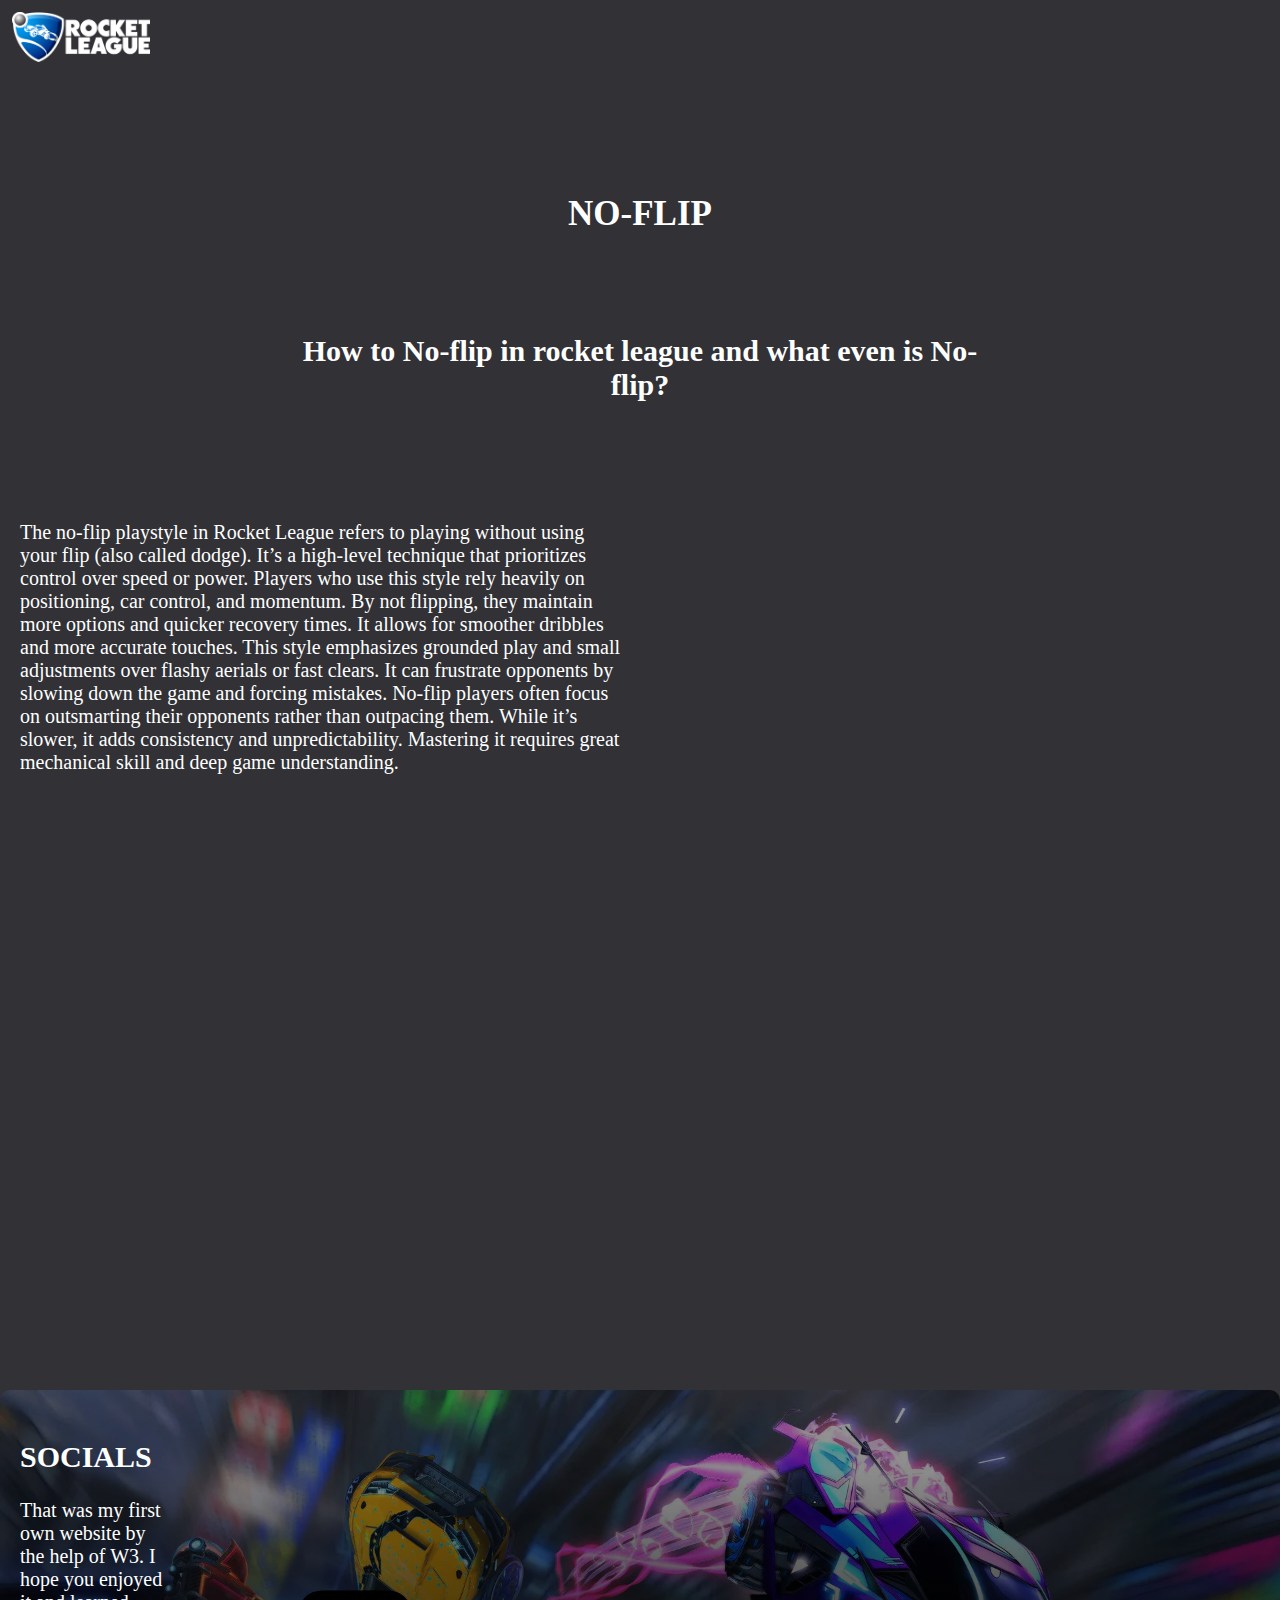
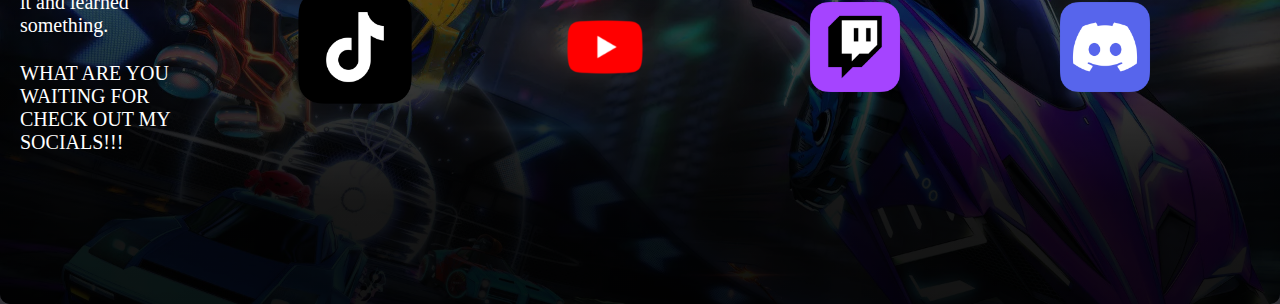
<file: nf.html>
<DOCTYPE html>
<html lang="en">

<head>
    <meta charset="UTF-8">
    <meta name="viewport" content="width=device-width, initial-scale=1.0">
    <title>No-flip</title>
    <link href="styles.css" rel="stylesheet">
</head>

<body>
    <div class="header">
        <a href="./index.html" class="logo"><img src="imgs/rl logo.png"></a>
        <div class="header-right">
            
        </div>
    </div>
    <div class="container">
        <div class="playstyle-header">
            <h1>NO-FLIP</h1>
            <div class="playstyle-header2">
                <h2>How to No-flip in rocket league and what even is No-flip?</h2>

            </div>
            <div class="playstyle-info">
                <div class="content-split">
                    <div class="content-split-text">
                        <p>The no-flip playstyle in Rocket League refers to playing without using your flip (also called
                            dodge). It’s a high-level technique that prioritizes control over speed or power. Players
                            who use this style rely heavily on positioning, car control, and momentum. By not flipping,
                            they maintain more options and quicker recovery times. It allows for smoother dribbles and
                            more accurate touches. This style emphasizes grounded play and small adjustments over flashy
                            aerials or fast clears. It can frustrate opponents by slowing down the game and forcing
                            mistakes. No-flip players often focus on outsmarting their opponents rather than outpacing
                            them. While it’s slower, it adds consistency and unpredictability. Mastering it requires
                            great mechanical skill and deep game understanding. </p>
                    </div>
                    <div class="content-split-video">
                        <iframe src="https://www.youtube.com/embed/3XUdix92sFQ?si=IdCxwZrUjkmzOA2A"
                            title="YouTube video player" frameborder="0"
                            allow="accelerometer; autoplay; clipboard-write; encrypted-media; gyroscope; picture-in-picture; web-share"
                            referrerpolicy="strict-origin-when-cross-origin" allowfullscreen></iframe>
                    </div>
                </div>
                <div class="content-split">
                    <div class="content-split-video">
                        <iframe src="https://www.youtube.com/embed/sdBcMoi7vHQ?si=tOi8wP_JzBo6fK0a"
                            title="YouTube video player" frameborder="0"
                            allow="accelerometer; autoplay; clipboard-write; encrypted-media; gyroscope; picture-in-picture; web-share"
                            referrerpolicy="strict-origin-when-cross-origin" allowfullscreen></iframe>
                    </div>
                    <div class="content-split-video">


                        <iframe src="https://www.youtube.com/embed/hAD6meQYaOI?si=XiuSNpmrvw-0JAgs"
                            title="YouTube video player" frameborder="0"
                            allow="accelerometer; autoplay; clipboard-write; encrypted-media; gyroscope; picture-in-picture; web-share"
                            referrerpolicy="strict-origin-when-cross-origin" allowfullscreen></iframe>
                    </div>
                </div>
            </div>
        </div>
    </div>
    <footer class="footer-socials">
        <div class="footer-text">
            <h2>SOCIALS</h2>
            <p>That was my first own website by the help of W3. I hope you enjoyed it and learned
                something.</p>
            <p> WHAT ARE YOU WAITING FOR CHECK OUT MY SOCIALS!!!</p>
        </div>
        <div class="social-links">
            <div><a href="https://www.tiktok.com/@nexto.rl?_t=ZN-8xh52O5BSB4&_r=1"><img
                        src="imgs/TikTok.webp" /></a>
            </div>
            <div><a href="https://youtube.com/@nexto-rl"><img src="imgs/YouTube.webp" /></a></div>
            <div><a href="https://www.twitch.tv/rlnexto"><img src="imgs/Twitch.webp" /></a></div>
            <div><a href="https://discord.gg/4YfExHSh"><img src="imgs/Discord.webp" /></a></div>
        </div>
    </footer>
</body>

</html>
</file>
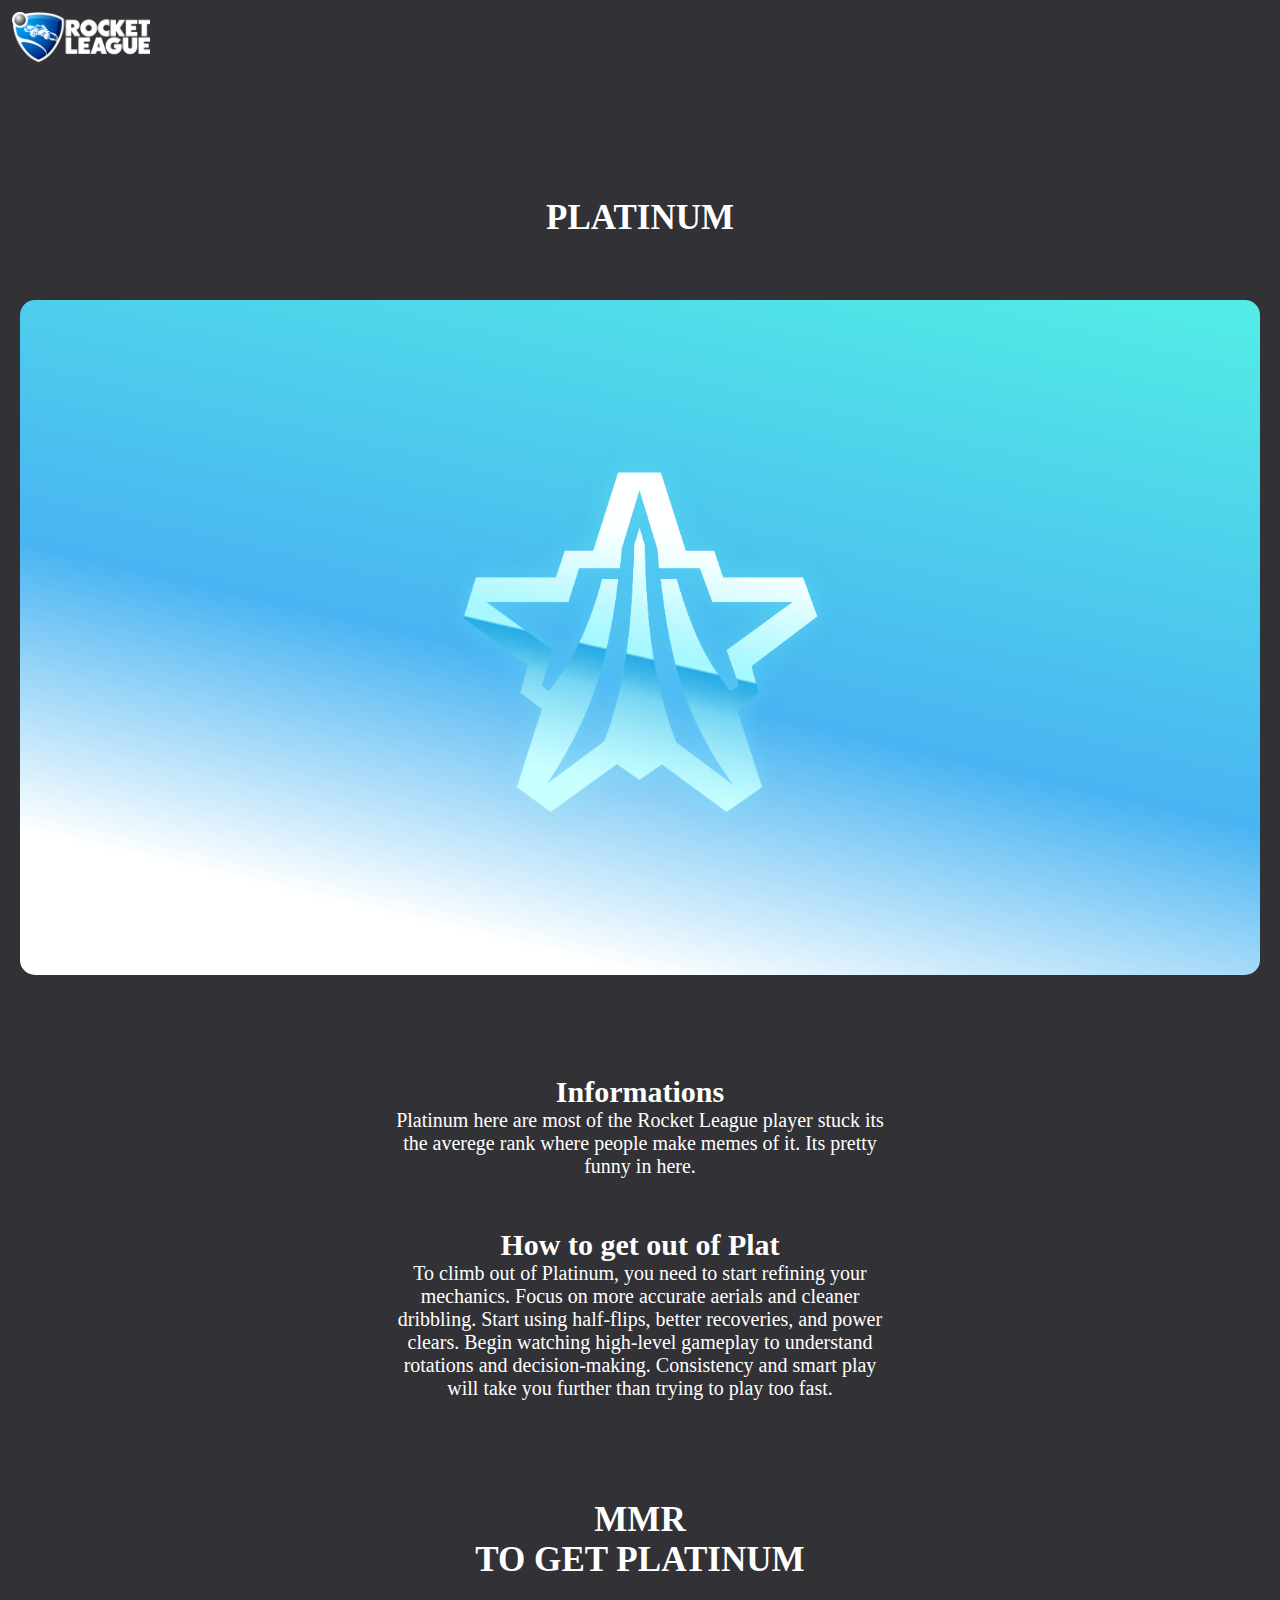
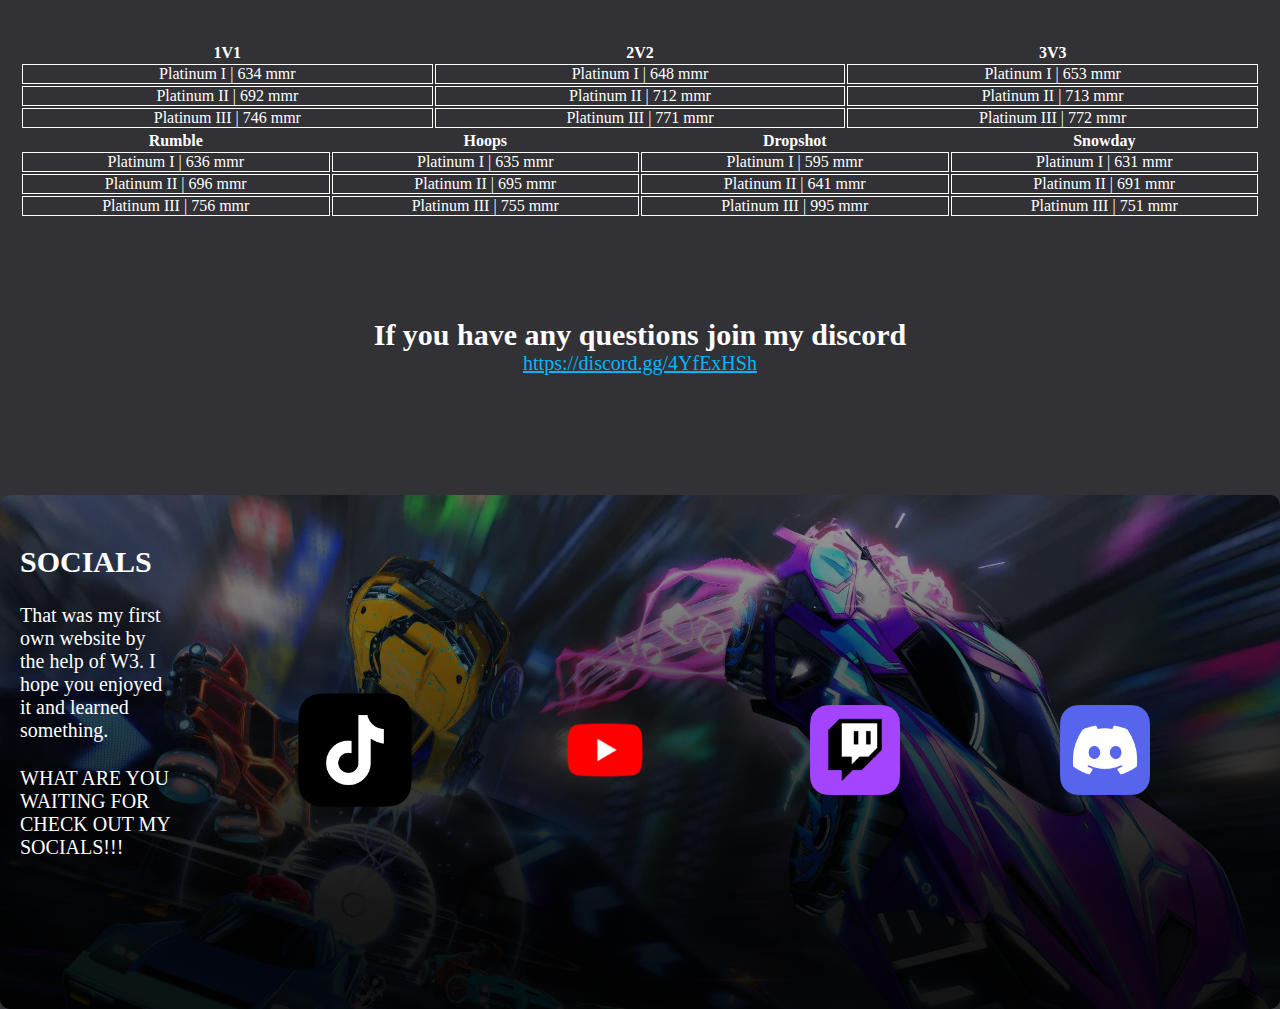
<file: plat.html>
<!DOCTYPE html>
<html lang="en">

<head>
    <meta charset="UTF-8">
    <meta name="viewport" content="width=device-width, initial-scale=1.0">
    <title>Platinum</title>
    <link href="styles.css" rel="stylesheet">
</head>

<body>
    <div class="header">
        <a href="./index.html" class="logo"><img src="imgs/rl logo.png"></a>
        <div class="header-right">
            
        </div>
    </div>
    <div class="container">
        <div class="rank-header">
            <h1>PLATINUM</h1>
        </div>
        <div class="hero-gradient5">
            <img src="imgs/plat.webp">
        </div>
        <div class="ssl-info">
            <h2>Informations</h2>
            <p>Platinum here are most of the Rocket League player stuck its the averege rank where people make memes of
                it.
                Its pretty funny in here.
            <h2>How to get out of Plat</h2>
            <p>To climb out of Platinum, you need to start refining your mechanics. Focus on more accurate aerials and
                cleaner dribbling. Start using half-flips, better recoveries, and power clears. Begin watching
                high-level gameplay to understand rotations and decision-making. Consistency and smart play will take
                you further than trying to play too fast.

            </p>
            </p>
        </div>
        <div class="rank-header">
            <h3>MMR</h3>
            <h3>TO GET PLATINUM</h3>
        </div>
        <table>
            <tr>
                <th>1V1</th>
                <th>2V2</th>
                <th>3V3</th>
            </tr>
            <tr>
                <td>Platinum I | 634 mmr</td>
                <td>Platinum I | 648 mmr</td>
                <td>Platinum I | 653 mmr</td>
            </tr>
            <tr>
                <td>Platinum II | 692 mmr</td>
                <td>Platinum II | 712 mmr</td>
                <td>Platinum II | 713 mmr</td>
            </tr>
            <tr>
                <td>Platinum III | 746 mmr</td>
                <td>Platinum III | 771 mmr</td>
                <td>Platinum III | 772 mmr</td>
            </tr>

        </table>
         <table>
            <tr>
                <th>Rumble</th>
                <th>Hoops</th>
                <th>Dropshot</th>
                <th>Snowday</th>
            </tr>
            <tr>
                <td>Platinum I | 636 mmr</td>
                <td>Platinum I | 635 mmr</td>
                <td>Platinum I | 595 mmr</td>
                <td>Platinum I | 631 mmr</td>
               
            </tr>
             <tr>
                <td>Platinum II | 696 mmr</td>
                <td>Platinum II | 695 mmr</td>
                <td>Platinum II | 641 mmr</td>  
                <td>Platinum II | 691 mmr</td>
               
             </tr>
            <tr>
                <td>Platinum III | 756 mmr</td>
                <td>Platinum III | 755 mmr</td>
                <td>Platinum III | 995 mmr</td>
                <td>Platinum III | 751 mmr</td>
               
            </tr>
        </table>

        <div class="discord">
            <h2>If you have any questions join my discord</h2>
            <a href="https://discord.gg/4YfExHSh">https://discord.gg/4YfExHSh</a>
        </div>
    </div>
    <footer class="footer-socials">
        <div class="footer-text">
            <h2>SOCIALS</h2>
            <p>That was my first own website by the help of W3. I hope you enjoyed it and learned
                something.</p>
            <p> WHAT ARE YOU WAITING FOR CHECK OUT MY SOCIALS!!!</p>
        </div>
        <div class="social-links">
            <div><a href="https://www.tiktok.com/@nexto.rl?_t=ZN-8xh52O5BSB4&_r=1"><img src="imgs/TikTok.webp" /></a>
            </div>
            <div><a href="https://youtube.com/@nexto-rl"><img src="imgs/YouTube.webp" /></a></div>
            <div><a href="https://www.twitch.tv/rlnexto"><img src="imgs/Twitch.webp" /></a></div>
            <div><a href="https://discord.gg/4YfExHSh"><img src="imgs/Discord.webp" /></a></div>
        </div>
    </footer>
</body>
</file>
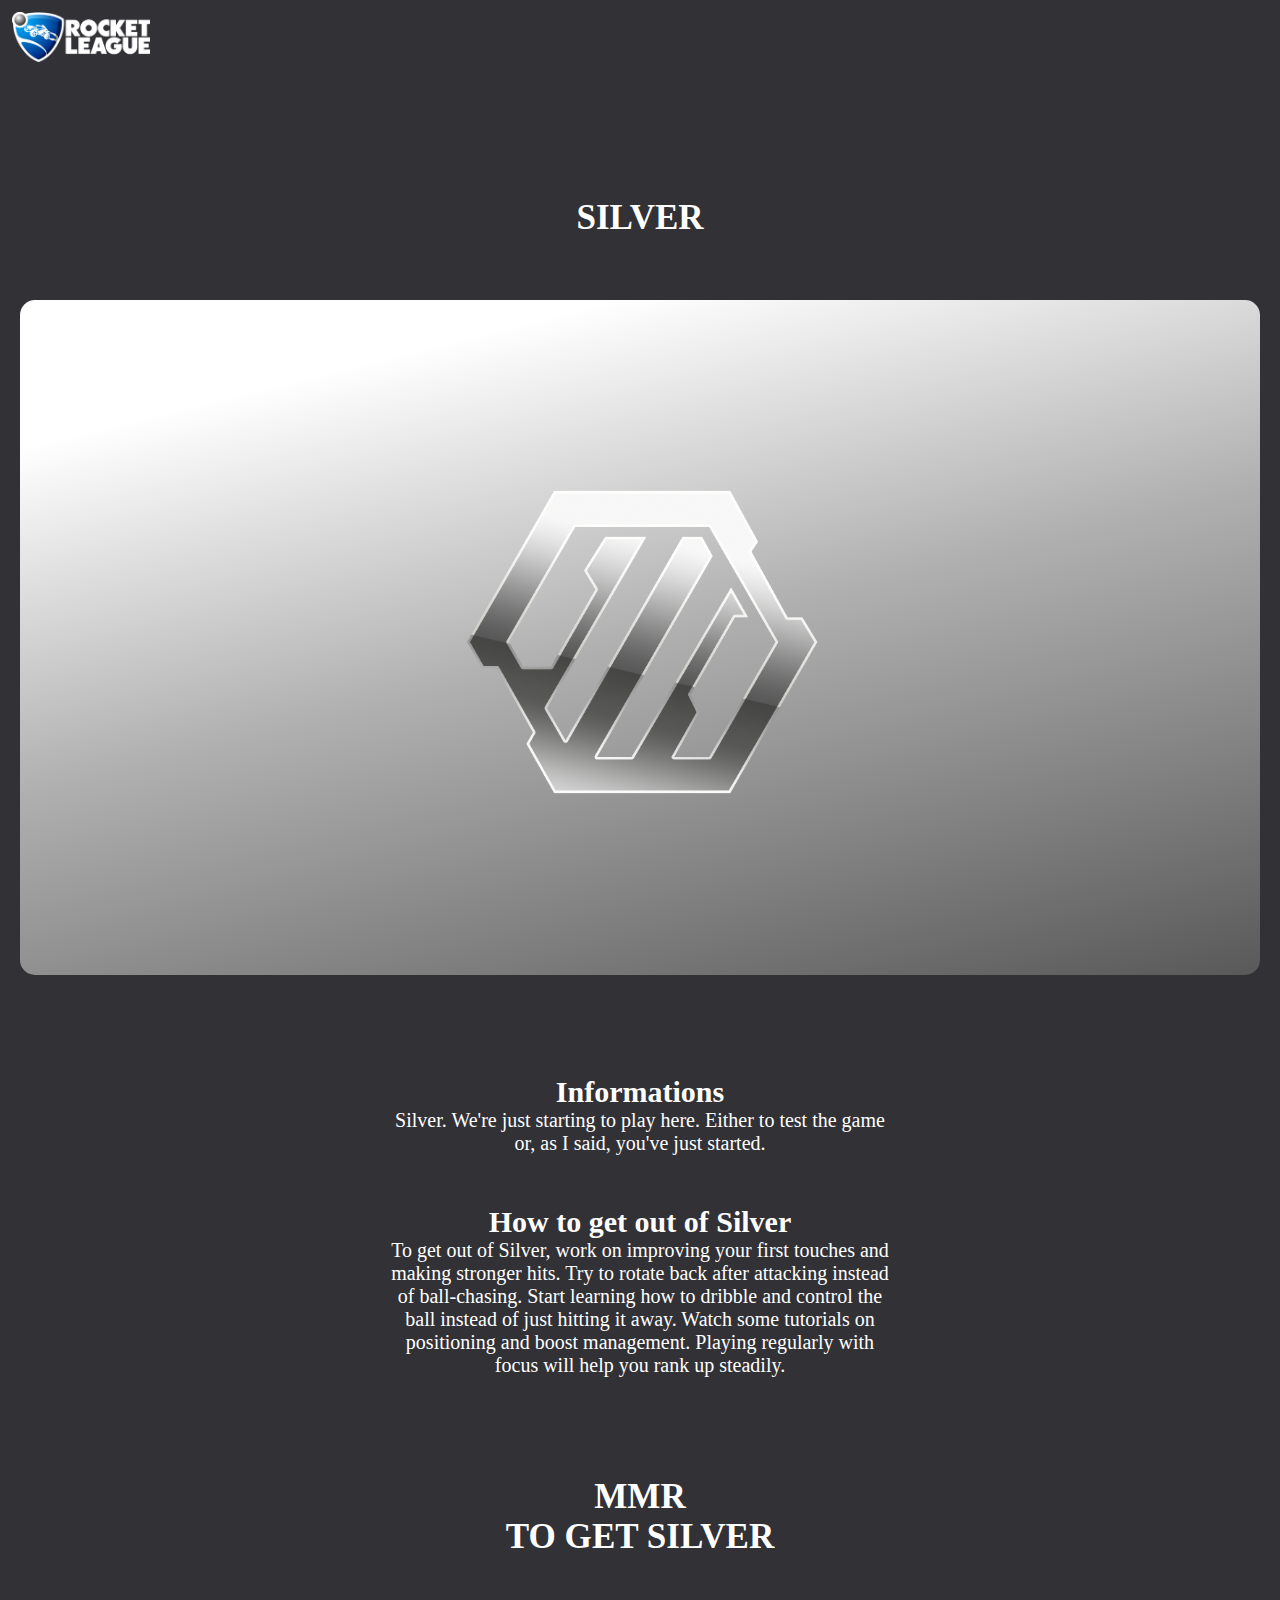
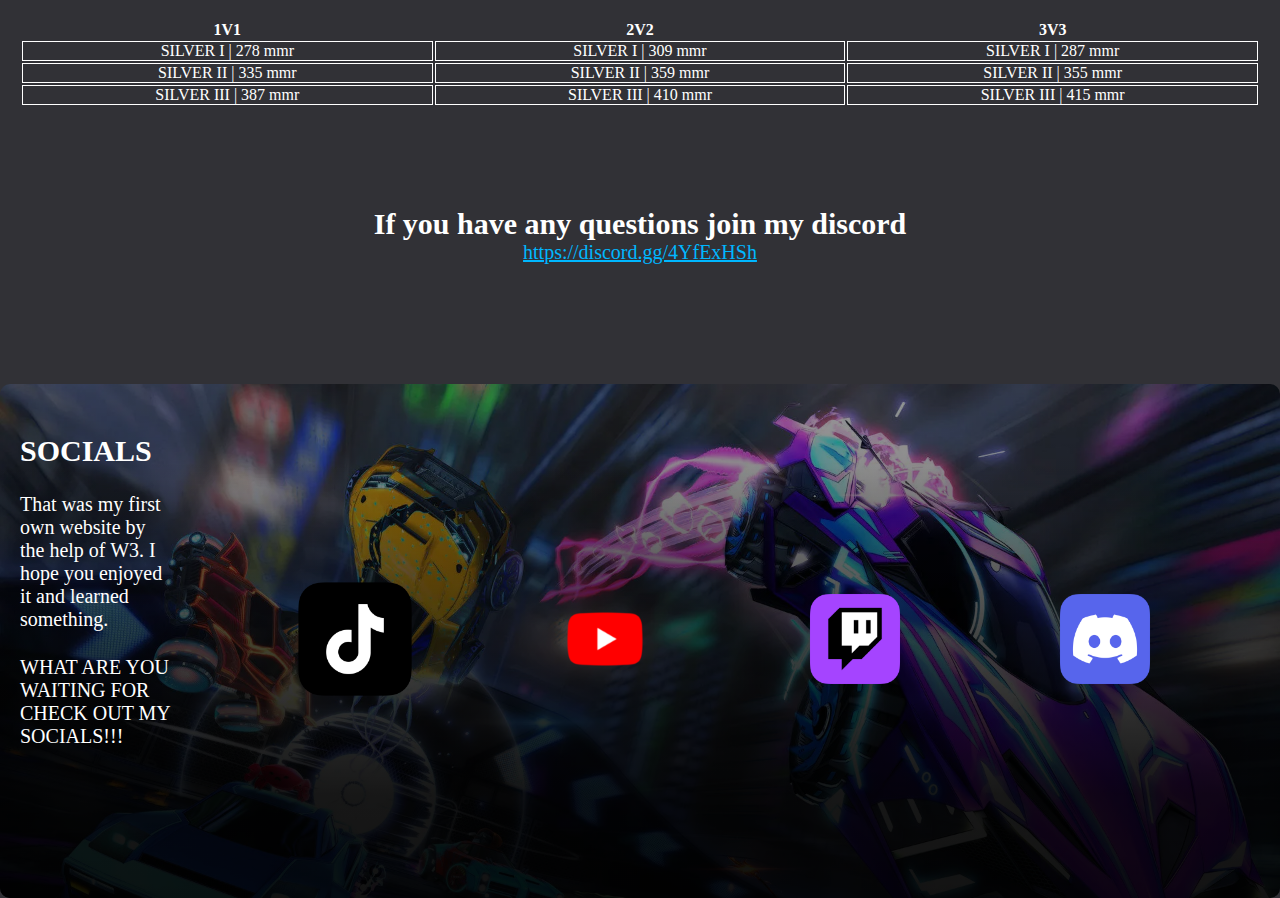
<file: silver.html>
<!DOCTYPE html>
<html lang="en">

<head>
    <meta charset="UTF-8">
    <meta name="viewport" content="width=device-width, initial-scale=1.0">
    <title>Silver</title>
    <link href="styles.css" rel="stylesheet">
</head>

<body>
    <div class="header">
        <a href="./index.html" class="logo"><img src="imgs/rl logo.png"></a>
        <div class="header-right">
            
        </div>
    </div>
    <div class="container">
        <div class="rank-header">
            <h1>SILVER</h1>
        </div>
        <div class="hero-gradient7">
            <img src="imgs/silver.png">
        </div>
        <div class="ssl-info">
            <h2>Informations</h2>
            <p>Silver. We're just starting to play here. Either to test the game or, as I said, you've just started.
            </p>
            <h2>How to get out of Silver</h2>
            <p>To get out of Silver, work on improving your first touches and making stronger hits. Try to rotate back
                after attacking instead of ball-chasing. Start learning how to dribble and control the ball instead of
                just hitting it away. Watch some tutorials on positioning and boost management. Playing regularly with
                focus will help you rank up steadily.</p>
        </div>
        <div class="rank-header">
            <h3>MMR</h3>
            <h3>TO GET SILVER</h3>
        </div>
        <table>
            <tr>
                <th>1V1</th>
                <th>2V2</th>
                <th>3V3</th>
            </tr>
            <tr>
                <td>SILVER I | 278 mmr</td>
                <td>SILVER I | 309 mmr</td>
                <td>SILVER I | 287 mmr</td>
            </tr>
            <tr>
                <td>SILVER II | 335 mmr</td>
                <td>SILVER II | 359 mmr</td>
                <td>SILVER II | 355 mmr</td>
            </tr>
            <tr>
                <td>SILVER III | 387 mmr</td>
                <td>SILVER III | 410 mmr</td>
                <td>SILVER III | 415 mmr</td>
            </tr>

        </table>
        <div class="discord">
            <h2>If you have any questions join my discord</h2>
            <a href="https://discord.gg/4YfExHSh">https://discord.gg/4YfExHSh</a>
        </div>
    </div>
    <footer class="footer-socials">
        <div class="footer-text">
            <h2>SOCIALS</h2>
            <p>That was my first own website by the help of W3. I hope you enjoyed it and learned
                something.</p>
            <p> WHAT ARE YOU WAITING FOR CHECK OUT MY SOCIALS!!!</p>
        </div>
        <div class="social-links">
            <div><a href="https://www.tiktok.com/@nexto.rl?_t=ZN-8xh52O5BSB4&_r=1"><img src="imgs/TikTok.webp" /></a>
            </div>
            <div><a href="https://youtube.com/@nexto-rl"><img src="imgs/YouTube.webp" /></a></div>
            <div><a href="https://www.twitch.tv/rlnexto"><img src="imgs/Twitch.webp" /></a></div>
            <div><a href="https://discord.gg/4YfExHSh"><img src="imgs/Discord.webp" /></a></div>
        </div>
    </footer>
</body>
</file>
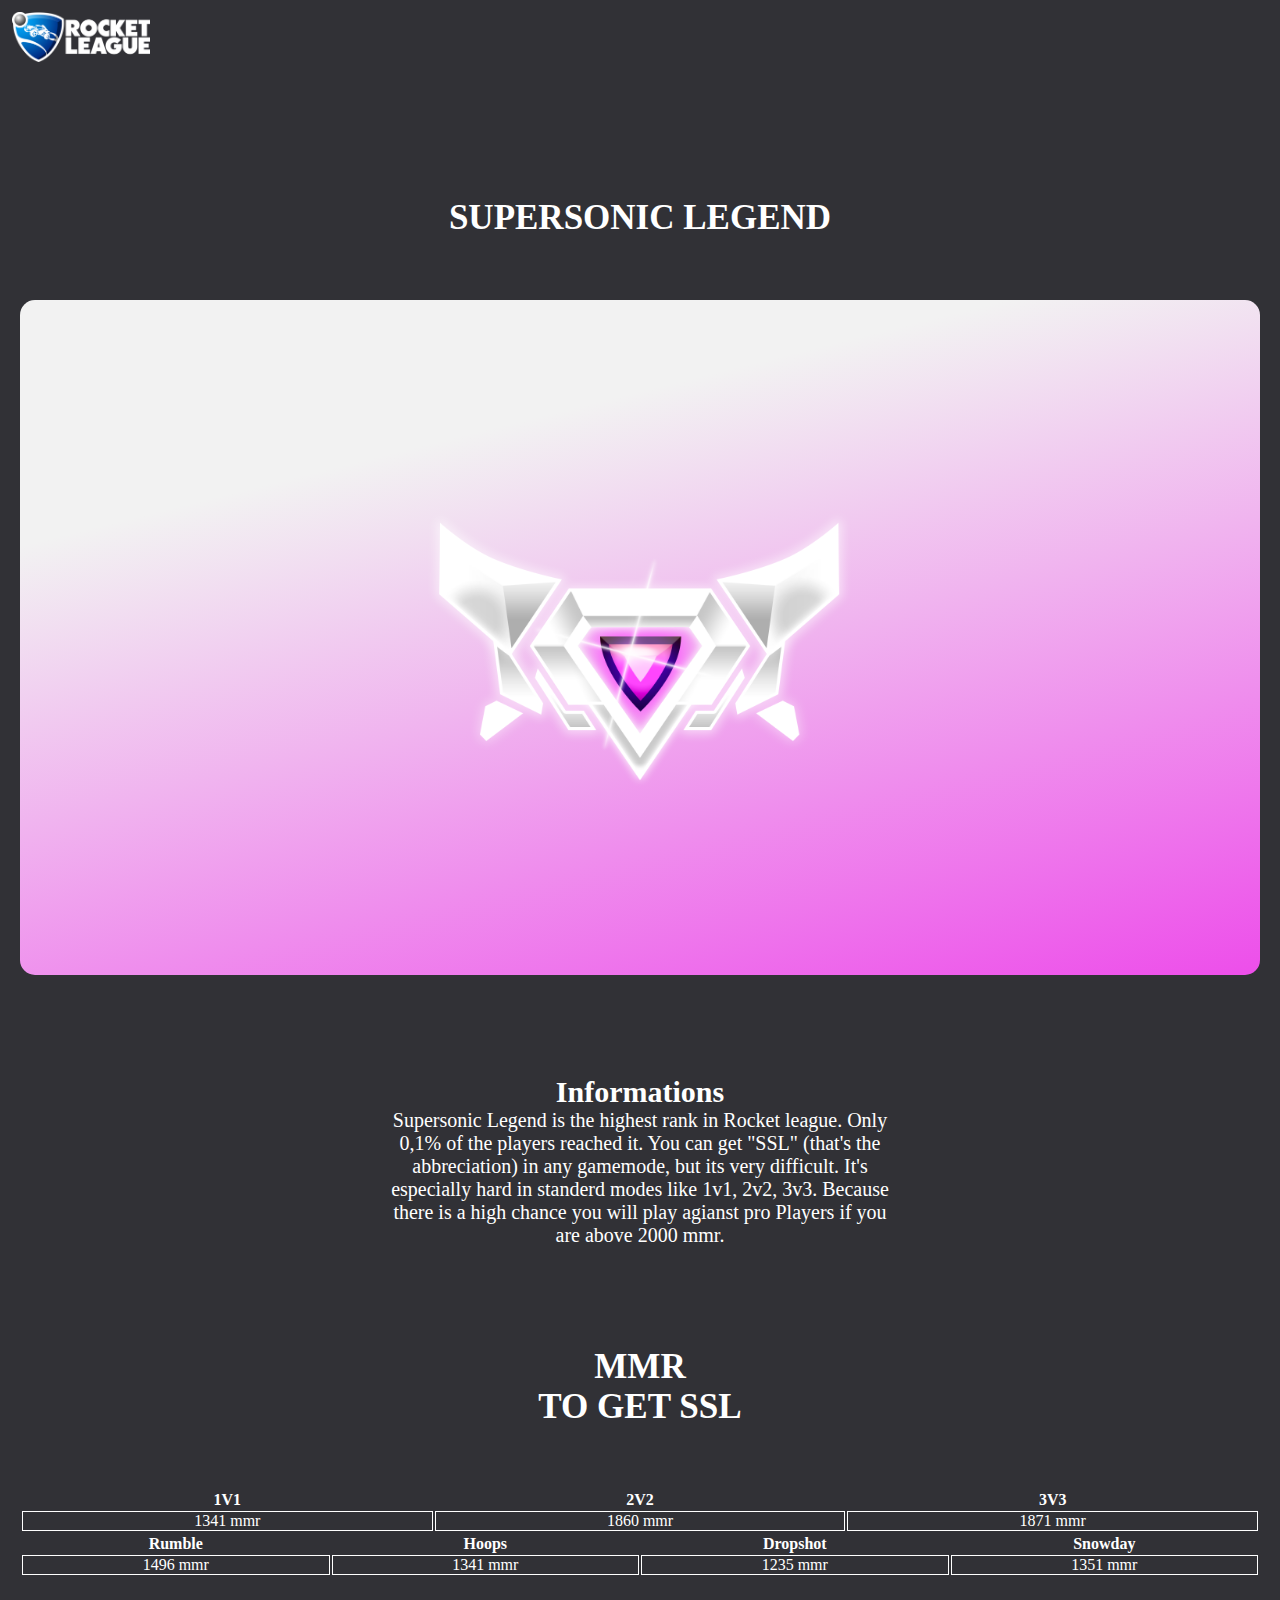
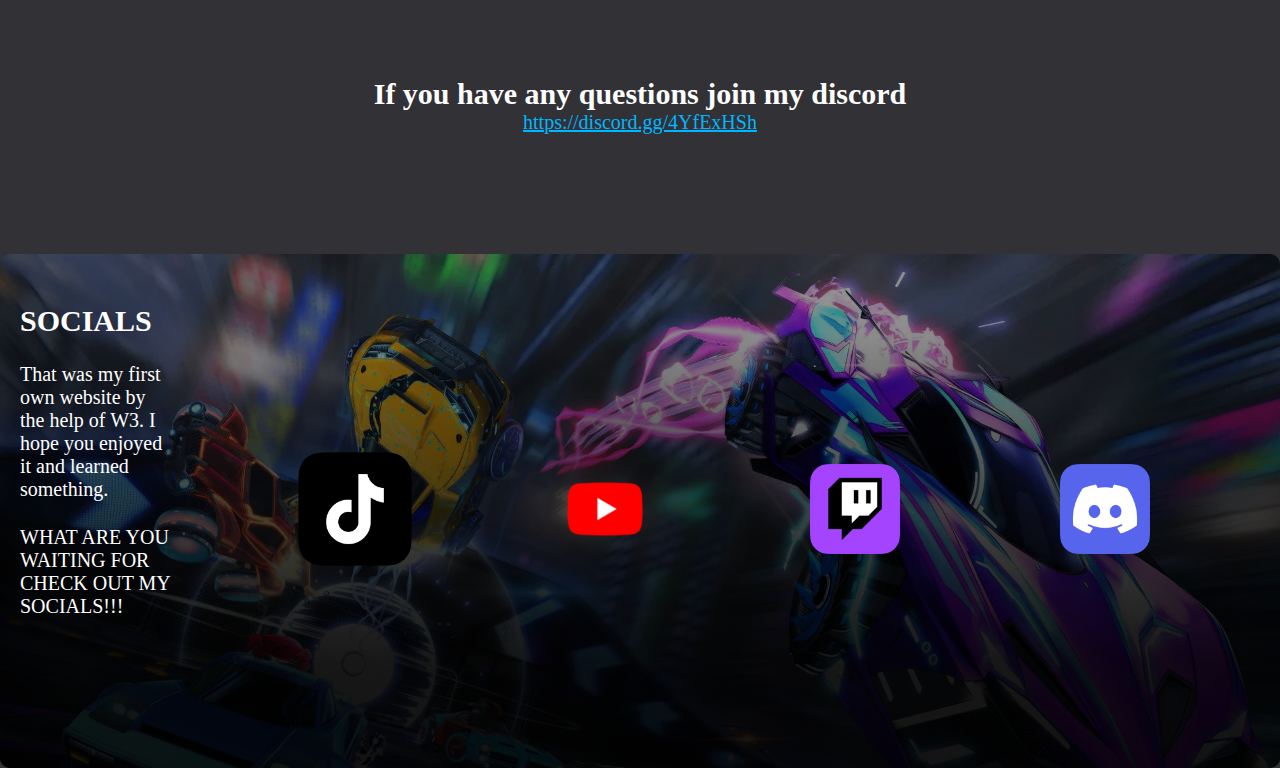
<file: ssl.html>
<!DOCTYPE html>
<html lang="en">

<head>
    <meta charset="UTF-8">
    <meta name="viewport" content="width=device-width, initial-scale=1.0">
    <title>Supersonic Legend</title>
    <link href="styles.css" rel="stylesheet">
</head>

<body>
    <div class="header">
        <a href="./index.html" class="logo"><img src="imgs/rl logo.png"></a>
        <div class="header-right">

        </div>
    </div>
    <div class="container">
        <div class="rank-header">
            <h1>SUPERSONIC LEGEND</h1>
        </div>
        <div class="hero-gradient">
            <img src="imgs/ssl.png">
        </div>
        <div class="ssl-info">
            <h2>Informations</h2>
            <p>Supersonic Legend is the highest rank in Rocket league. Only 0,1% of the players reached it.
                You can get "SSL" (that's the abbreciation) in any gamemode, but its very difficult.
                It's especially hard in standerd modes like 1v1, 2v2, 3v3. Because there is a high
                chance you will play agianst pro Players if you are above 2000 mmr.
            </p>
        </div>
        <div class="rank-header">
            <h3>MMR</h3>
            <h3>TO GET SSL</h3>
        </div>
        <table>
            <tr>
                <th>1V1</th>
                <th>2V2</th>
                <th>3V3</th>
            </tr>
            <tr>
                <td>1341 mmr</td>
                <td>1860 mmr</td>
                <td>1871 mmr</td>
            </tr>

        </table>
        <table>
            <tr>
                <th>Rumble</th>
                <th>Hoops</th>
                <th>Dropshot</th>
                <th>Snowday</th>
            </tr>
            <tr>
                <td>1496 mmr</td>
                <td>1341 mmr</td>
                <td>1235 mmr</td>
                <td>1351 mmr</td>
            </tr>
        </table>
        <div class="discord">
            <h2>If you have any questions join my discord</h2>
            <a href="https://discord.gg/4YfExHSh">https://discord.gg/4YfExHSh</a>
        </div>
    </div>
    <footer class="footer-socials">
        <div class="footer-text">
            <h2>SOCIALS</h2>
            <p>That was my first own website by the help of W3. I hope you enjoyed it and learned
                something.</p>
            <p> WHAT ARE YOU WAITING FOR CHECK OUT MY SOCIALS!!!</p>
        </div>
        <div class="social-links">
            <div><a href="https://www.tiktok.com/@nexto.rl?_t=ZN-8xh52O5BSB4&_r=1"><img src="imgs/TikTok.webp" /></a>
            </div>
            <div><a href="https://youtube.com/@nexto-rl"><img src="imgs/YouTube.webp" /></a></div>
            <div><a href="https://www.twitch.tv/rlnexto"><img src="imgs/Twitch.webp" /></a></div>
            <div><a href="https://discord.gg/4YfExHSh"><img src="imgs/Discord.webp" /></a></div>
        </div>
    </footer>
</body>
</file>
<file: styles.css>
* {
    margin: 0;
    padding: 0;

}

body {
    background: linear-gradient(90deg, rgba(49, 49, 54, 1) 0%, rgba(49, 49, 54, 1) 50%);
}

.card {
    background-color: #000000;
    padding: 30px;
    border-radius: 10px;
    display: flex;
    flex-direction: row;
    background: linear-gradient(89deg, rgba(49, 0, 122, 1) 35%, rgba(82, 0, 204, 1) 100%);
    transition: .15s;
    text-decoration: none;

}

.card:hover {
    transform: scale(1.05);
}

.card img {
    width: 50px;
    height: 50px;
}

.card-img-wrapper {
    padding: 20px;
    background-color: rgb(0, 0, 0);
    border-radius: 10px;
    display: flex;
    justify-content: center;
}

.text-wrapper {
    color: white;
    display: flex;
    flex-direction: column;
    justify-content: center;
    margin-left: 50px;


}



.card-list {
    display: flex;
    flex-direction: column;
    gap: 30px;
    width: 50%;
}


.card-grid {
    display: flex;
    gap: 30px;
    justify-content: space-between;
}

.container-big {
    max-width: 1920px;
    margin: auto;
    padding: 20px;
}

.hero {
    height: 100vh;
    background: linear-gradient(rgba(0, 0, 0, 0.6), rgba(0, 0, 0, 0.5)), url("imgs/background_wall.jpg");
    background-repeat: no-repeat;
    background-size: cover;
    border-radius: 10px;
    position: relative;

}

.hero img {
    max-width: 80%;
}

.hero-text {
    color: white;
    font-size: 45px;
    height: 600px;
    position: relative;
    margin: 0;
    position: absolute;
    top: 50%;
    transform: translate(-50%, -50%);
    text-align: center;
    margin-left: auto;
    margin-right: auto;
    left: 50%;
    width: 100%;
    display: flex;
    justify-content: space-between;
    align-items: center;
    flex-direction: column;
    gap: 5px;


}

.container {
    max-width: 1440px;
    margin-left: auto;
    margin-right: auto;
    padding: 20px;
}

.ranked {
    color: white;
    font-size: 40px;
    margin-left: auto;
    margin-right: auto;
    text-align: center;
    height: 200px;
    margin-top: 100px;
}

.freestyle {
    color: white;
    font-size: 40px;
    margin-left: auto;
    margin-right: auto;
    margin-top: 100px;
    height: 200px;
    text-align: center;
}

.freestyle-card-grind {
    display: flex;
    gap: 30px;
    justify-content: space-between;
}

.freestyle-card-list {
    display: flex;
    flex-direction: column;
    gap: 30px;
    width: 50%;
}

.freestyle-card {
    background-color: #285c83;
    padding: 30px;
    border-radius: 10px;
    display: flex;
    flex-direction: row;
    background: linear-gradient(89deg, rgba(49, 0, 122, 1) 35%, rgba(82, 0, 204, 1) 100%);
    transition: .15s;
    text-decoration: none;
}

.freestyle-card:hover {
    transform: scale(1.05);
}


.freestyle-text-wrapper {
    color: white;
    display: flex;
    flex-direction: column;
    justify-content: center;
    margin-left: 50px;
}

.playstyle-header {
    color: white;
    font-size: 30px;
    margin-top: 100px;
    text-align: center;
    margin-bottom: 5%;
}

.playstyle-header2 {
    color: white;
    font-size: 30px;
    margin-left: auto;
    margin-right: auto;
    margin-top: 100px;
    text-align: center;
    max-width: 700px;
}

.playstyle-info {
    color: white;
    font-size: 20px;
    margin-top: 75px;
    text-align: center;

}


.mechanics {
    color: white;
    font-size: 25px;
    margin-left: auto;
    margin-right: auto;
    margin-top: 100px;

}

.mechanics h1 {
    margin-bottom: 25px;
}

.reset {
    font-size: 25px;
    margin-left: auto;
    margin-right: auto;
    margin-top: 100px;
}

.flick {
    font-size: 25px;
    margin-left: auto;
    margin-right: auto;
    margin-top: 100px;
}

.dash {
    font-size: 25px;
    margin-left: auto;
    margin-right: auto;
    margin-top: 100px;
}


.mechanics-row {
    display: flex;
    justify-content: space-between;
}

.mechanics-row a {
    text-decoration: none;
    color: #ffffff;
}

.mechanics-row h2 {
    margin-bottom: 50px;
}

.reset h3,
.flick h3,
.dash h3 {
    margin-bottom: 70px;
    text-align: center;
}

.mechanics-row ul {
    list-style: none;
}

.mechanics-row li {
    margin-bottom: 10px;
}

.mechanics img {
    width: 100%;
    border-radius: 50px;
    justify-content: center;
    margin-top: 9%;
}

.mechanics-header {
    text-align: center;
}

.mechanics h2 {
    text-align: center;
    margin-bottom: 8%;
}

.discord {
    color: #ffffff;
    font-size: 20px;
    margin-left: auto;
    margin-right: auto;
    margin-top: 100px;
    text-align: center;
}

.discord a {
    color: rgb(0, 183, 255);
    display: block;
    text-align: center;
}

.hero-text button {
    background-color: rgba(0, 0, 0, 0);
    font-size: 50px;
    color: white;
    transition: 0.2s ease-in-out 0s;
}

.hero-text button:hover {
    transform: scale(1.25);
    background-color: rgba(0, 0, 0, 0.5);
}

.ssl-info {
    color: white;
    font-size: 20px;
    margin-left: auto;
    margin-right: auto;
    margin-top: 100px;
    text-align: center;
    max-width: 500px;

}

.ssl-info p {
    margin-bottom: 50px;
}

.hero-gradient {
    width: 100%;
    height: 75vh;
    border-radius: 15px;
    background: linear-gradient(166deg, rgba(242, 242, 242, 1) 25%, rgba(237, 78, 234, 1) 100%);
    display: flex;
    justify-content: center;
    align-items: center;
}

.rank-header {
    color: white;
    font-size: 30px;
    margin-top: 100px;
    text-align: center;
    margin-bottom: 5%;

}

.hero-gradient img {
    max-width: 500px;
}

table {
    color: white;
    width: 100%;

}

td {
    margin-left: 20px;
    margin-right: 20px;
    text-align: center;
    border: 1px solid white;
}

.hero-gradient2 {
    width: 100%;
    height: 75vh;
    border-radius: 15px;
    background: linear-gradient(333deg, rgba(255, 0, 0, 1) 0%, rgba(255, 153, 153, 1) 50%, rgb(255, 253, 253) 100%);
    display: flex;
    justify-content: center;
    align-items: center;
}

.hero-gradient3 {
    width: 100%;
    height: 75vh;
    border-radius: 15px;
    background: linear-gradient(166deg, rgba(255, 255, 255, 1) 25%, rgba(102, 0, 255, 1) 100%);
    display: flex;
    justify-content: center;
    align-items: center;
}

.hero-gradient3 img {
    max-width: 500px;
}

.hero-gradient2 img {
    max-width: 500px;
}

.hero-gradient4 {
    width: 100%;
    height: 75vh;
    border-radius: 15px;
    background: linear-gradient(353deg, rgba(0, 64, 201, 1) 0%, rgba(0, 145, 255, 1) 50%, rgba(232, 245, 255, 1) 100%);
    display: flex;
    justify-content: center;
    align-items: center;
}

.hero-gradient4 img {
    max-width: 500px;
}

.hero-gradient5 {
    width: 100%;
    height: 75vh;
    border-radius: 15px;
    background: linear-gradient(13deg, rgba(255, 255, 255, 1) 15%, rgba(73, 180, 242, 1) 45%, rgba(83, 237, 229, 1) 100%);
    display: flex;
    justify-content: center;
    align-items: center;
}

.hero-gradient5 img {
    max-width: 500px;
}

.hero-gradient6 {
    width: 100%;
    height: 75vh;
    border-radius: 15px;
    background: linear-gradient(16deg, rgba(255, 255, 255, 1) 15%, rgba(219, 186, 66, 1) 50%, rgba(255, 229, 0, 1) 100%);
    display: flex;
    justify-content: center;
    align-items: center;
}

.hero-gradient6 img {
    max-width: 500px;
}

.hero-gradient7 {
    width: 100%;
    height: 75vh;
    border-radius: 15px;
    background: linear-gradient(166deg, rgba(255, 255, 255, 1) 15%, rgba(176, 176, 176, 1) 50%, rgba(89, 89, 89, 1) 100%);
    display: flex;
    justify-content: center;
    align-items: center;
}

.hero-gradient7 img {
    max-width: 500px;
}

.hero-gradient8 {
    width: 100%;
    height: 75vh;
    border-radius: 15px;
    background: linear-gradient(315deg, rgba(209, 99, 21, 1) 0%, rgba(153, 124, 83, 1) 50%, rgba(255, 221, 143, 1) 100%);
    display: flex;
    justify-content: center;
    align-items: center;
}

.hero-gradient8 img {
    max-width: 500px;
}

.content-split {
    display: flex;
    gap: 30px;
    text-align: left;
    align-items: center;
}

.content-split:first-of-type {
    margin-bottom: 50px;
}

.content-split-text,
.content-split-video {
    width: 50%;
}

.content-split-video iframe {
    width: 100%;
    aspect-ratio: 16 / 9;
    border-radius: 10px;
}

.hero-button {
    margin-bottom: 110px;
    display: block;
}

.hero-button button {
    border-radius: 70px;
    padding: 20px 50px;
    background-color: rgba(255, 255, 255, 0.2);
    outline: none;
    border: none;
    cursor: pointer;
}

.footer-socials {
    display: flex;
    color: white;
    font-size: 20px;
    margin-top: 100px;
    text-align: center;
    display: flex;
    background: linear-gradient(rgba(0, 0, 0, 0.4), rgba(0, 0, 0, 0.7)), url("imgs/rl\ img\ \(4\).webp");
    background-repeat: no-repeat;
    background-size: cover;
    padding: 150px 20px;
    gap: 30px;
    align-items: center;
    border-radius: 10px;
    position: relative;
    overflow: hidden;
}

.footer-socials::after {
    content: ' ';
    position: absolute;
    left: 0;
    top: 0;
    width: 100%;
    height: 100%;
    background: linear-gradient(180deg, rgba(255, 255, 255, 0) 15%, rgba(0, 0, 0, 0.75) 80%);
}

.footer-text {
    max-width: 150px;
    text-align: left;
    z-index: 10;
    margin-top: -100px;
}

.footer-socials p {
    margin-top: 25px;
}

.social-links {
    display: flex;
    z-index: 10;
    gap: 20px;
    width: 100%;
    justify-content: space-evenly;
}

.footer-socials img {
    width: 150px;
    height: 150px;
}

.mechanics-card {
    background-color: #285c83;
    padding: 30px;
    border-radius: 10px;
    display: flex;
    flex-direction: row;
    background: linear-gradient(89deg, rgba(49, 0, 122, 1) 35%, rgba(82, 0, 204, 1) 100%);
    transition: .15s;
    text-decoration: none;
}

.mechanics-card:hover {
    transform: scale(1.05);
}










.header {
    overflow: hidden;
    background-color: transparent;
    padding: 5px -10px;
    border-radius: 10px;

}

.header a {
    float: left;
    color: black;
    text-align: center;
    padding: 12px;
    text-decoration: none;
    font-size: 18px;
    line-height: 25px;
    border-radius: 4px;
}

.header a.logo {
    font-size: 25px;
    font-weight: bold;
}

.header a:hover {
    background-color: #575757;
    color: black;
}

.header-right {
    float: right;
}

.header img {
    height: 50px;
    width: -10px;
}

h1 {
    font-size: 35px;
}

h2 {
    font-size: 30px;
}

@media screen and (max-width: 1024px) {

    .freestyle-card-grind {
        flex-direction: column;
    }

    .freestyle-card-list {
        width: 100%;
    }

    .card-list {
        width: 100%;
    }

    .card-grid {
        flex-direction: column;
    }

   .footer-socials {
        flex-direction: column;
    }

    .footer-text {
        max-width: unset;
        ;
    }

   .social-links img {
        width: 40px;
        height: 40px;
    }

    .mechanics-row{
        flex-direction: column;
    }

}


@media screen and (max-width: 500px) {

 
 

    h1 {
        font-size: 18px;
    }

    .text-wrapper {
        margin-left: 20px;
    }

    .header a {
        float: none;
        display: block;
        text-align: left;
    }

    .header-right {
        float: none;
    }
    .ranked {
         margin-top: 10px;
         height: 80px;
}
.freestyle {
    margin-top: 40px;
    height: 80px;
}
.mechanics-button {
    font-size: 20px;
}

    }




















@media screen and (max-width: 900px) {
    .content-split {
        flex-direction: column;
    }

    .content-split-text,
    .content-split-video {
        width: 100%;
    }
}
</file>
